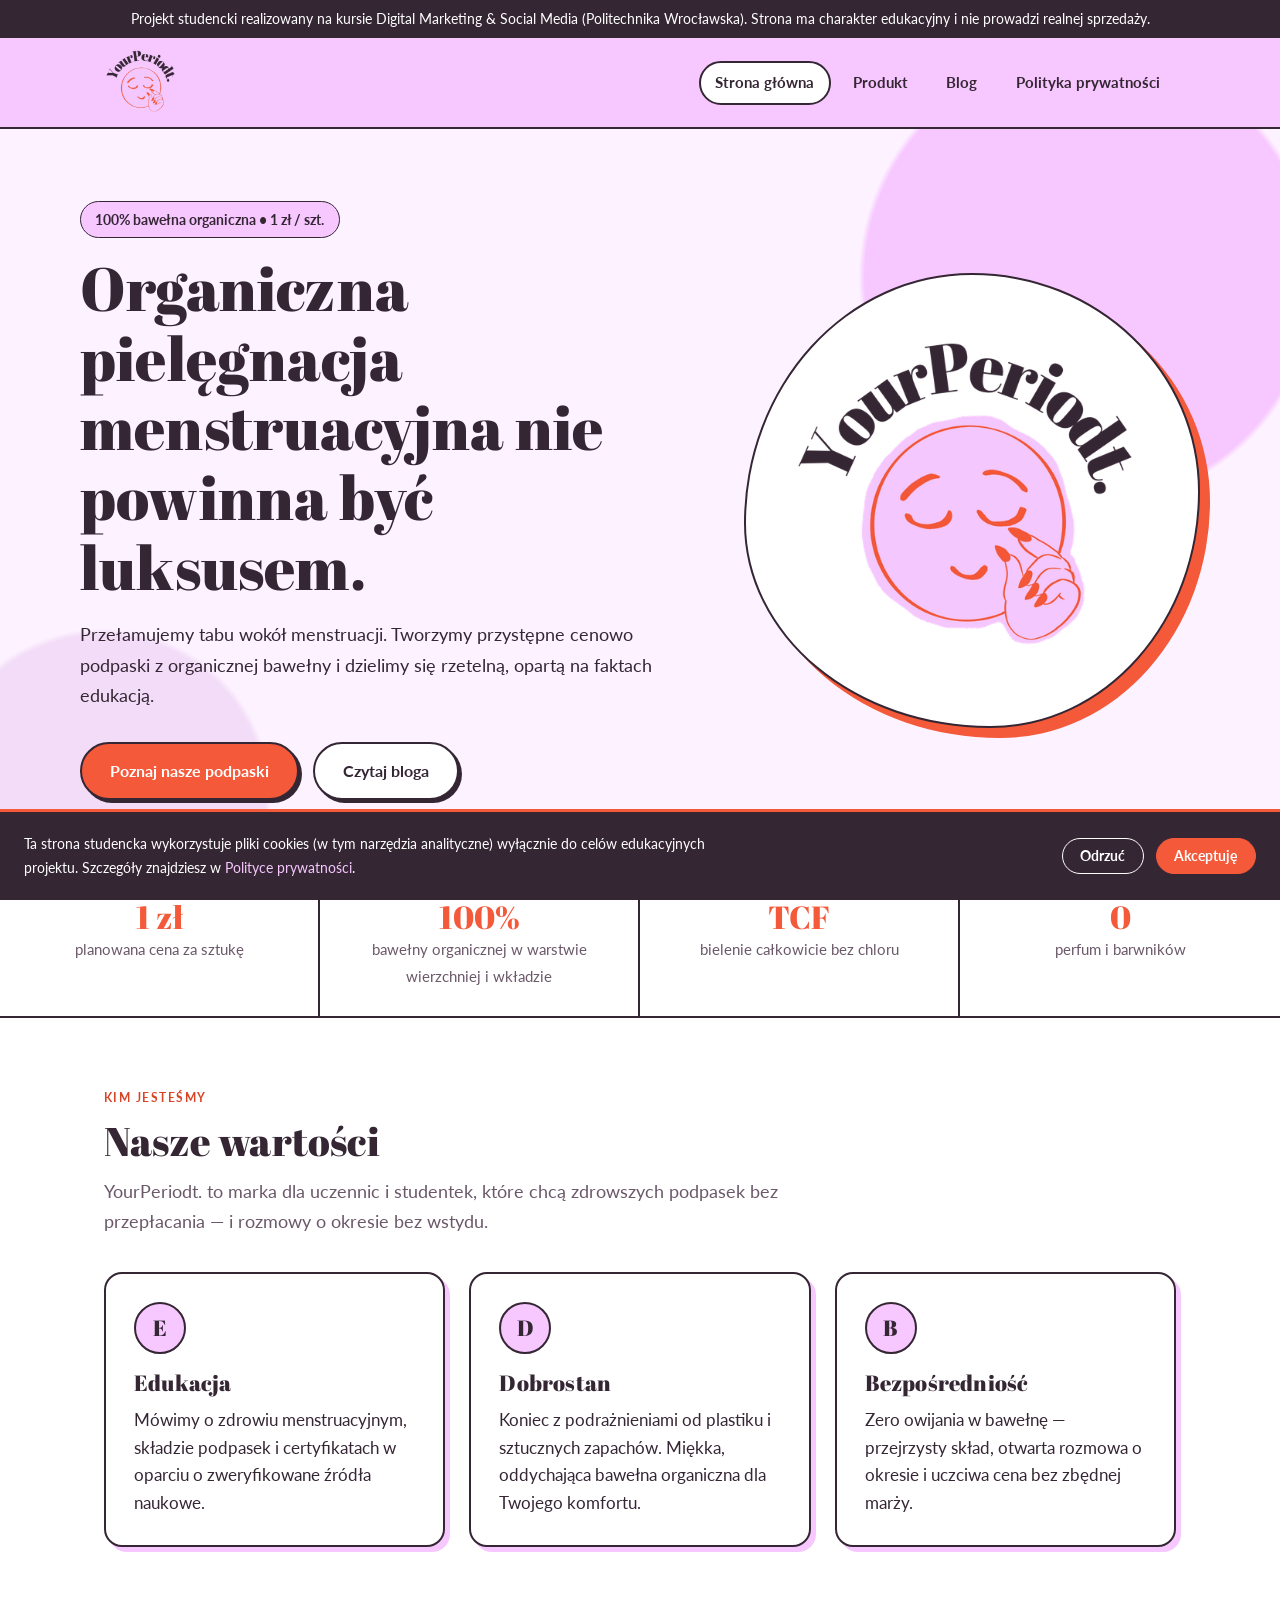
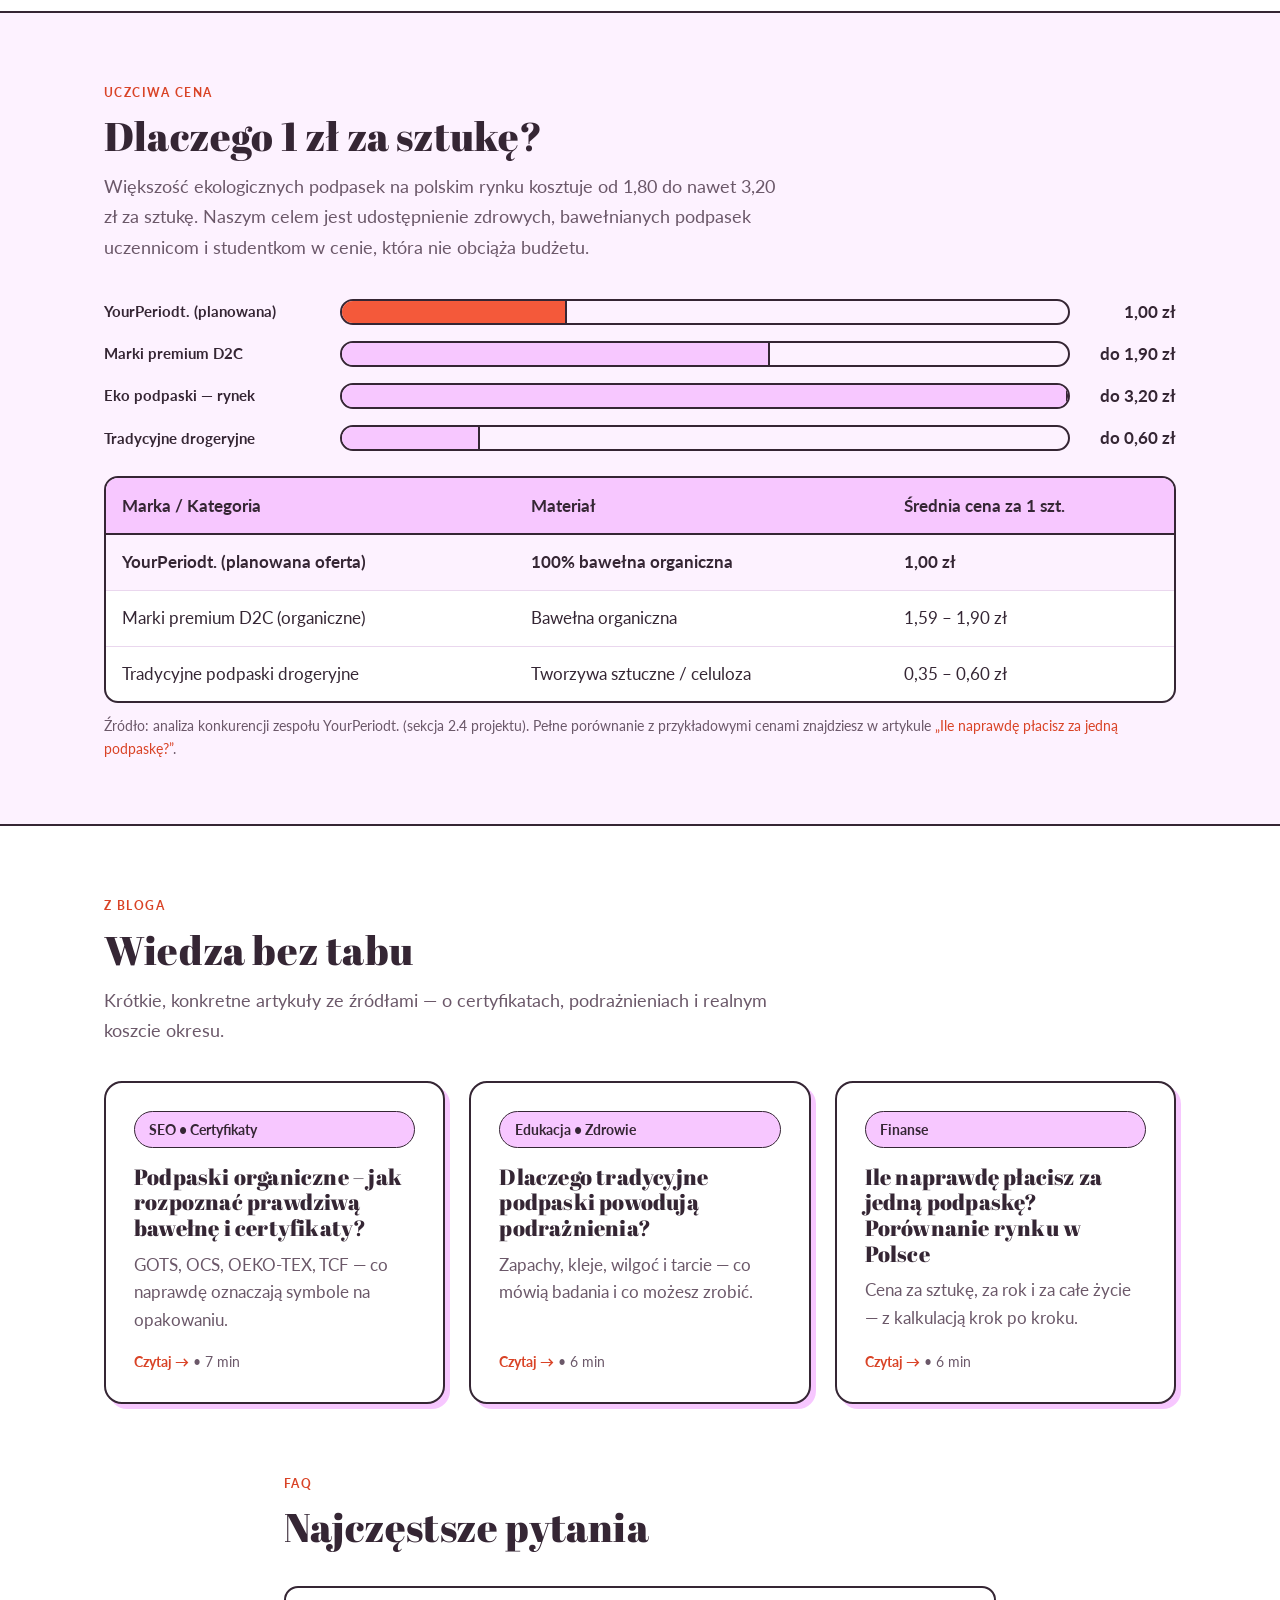
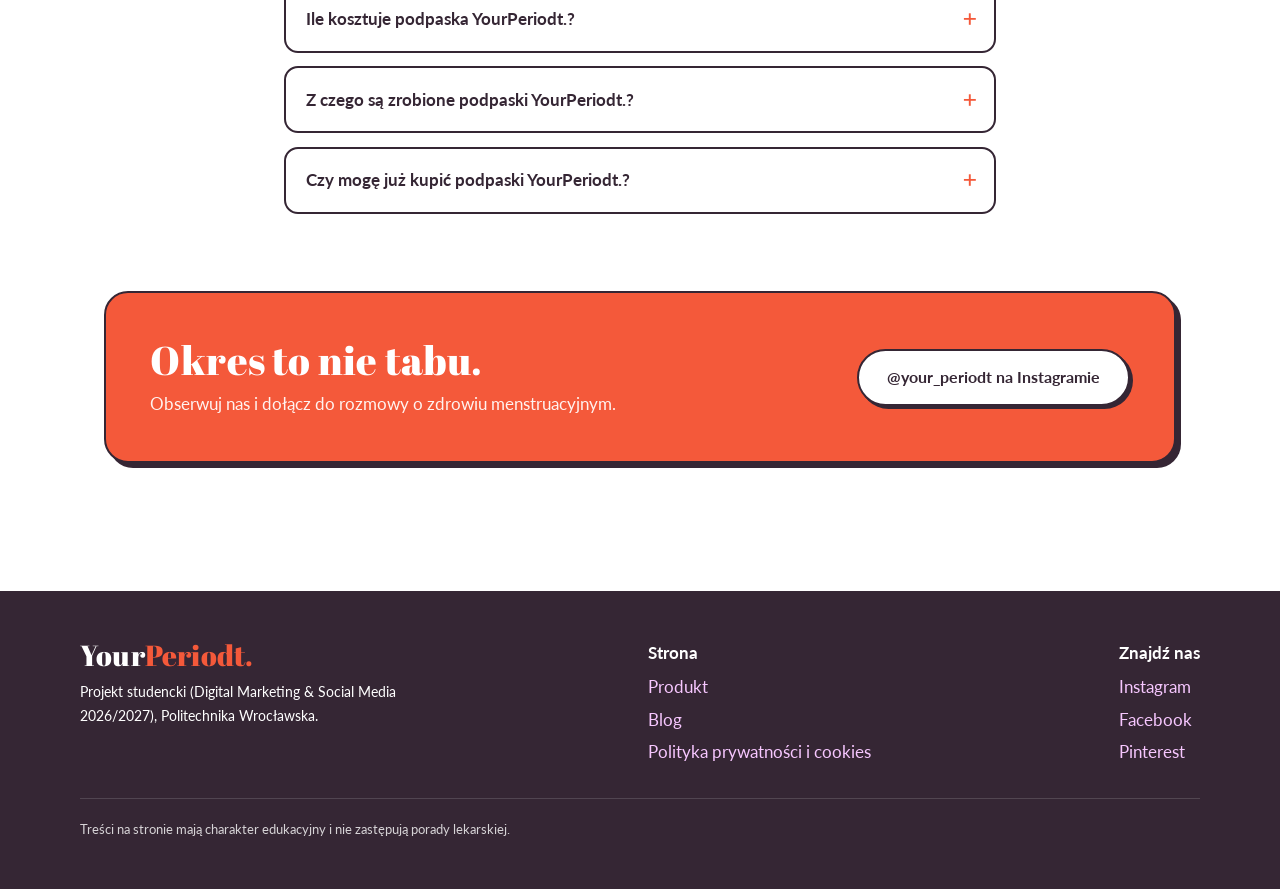
<file: index.html>
<!DOCTYPE html>
<html lang="pl">
<head>
  <meta charset="UTF-8" />
  <meta name="viewport" content="width=device-width, initial-scale=1.0" />
  <!-- PRESENTATION NOTE: SEO title and meta description target our top Polish keywords from Section 4. -->
  <title>YourPeriodt. | Podpaski organiczne ze 100% bawełny za 1 zł</title>
  <meta name="description" content="Organiczna pielęgnacja menstruacyjna nie powinna być luksusem. Podpaski ze 100% bawełny organicznej, bielone bez chloru (TCF), w planowanej cenie 1 zł/szt. Edukacja menstruacyjna bez tabu." />
  <link rel="canonical" href="https://kacper945.github.io/yourperiodt./" />
  <meta name="robots" content="index, follow, max-snippet:-1, max-image-preview:large" />

  <!-- PRESENTATION NOTE: Open Graph tags control how the page looks when shared on Facebook/Instagram/Pinterest. -->
  <meta property="og:type" content="website" />
  <meta property="og:locale" content="pl_PL" />
  <meta property="og:site_name" content="YourPeriodt." />
  <meta property="og:title" content="YourPeriodt. — podpaski organiczne ze 100% bawełny za 1 zł" />
  <meta property="og:description" content="Przystępne cenowo podpaski z bawełny organicznej i rzetelna edukacja menstruacyjna bez tabu." />
  <meta property="og:url" content="https://kacper945.github.io/yourperiodt./" />
  <meta property="og:image" content="https://kacper945.github.io/yourperiodt./logo.png" />
  <meta name="theme-color" content="#f7c7ff" />
  <link rel="icon" type="image/png" href="logo.png" />
  <link rel="alternate" type="text/plain" href="llms.txt" title="LLM-friendly site summary" />

  <link rel="preconnect" href="https://fonts.googleapis.com" />
  <link rel="preconnect" href="https://fonts.gstatic.com" crossorigin />
  <link href="https://fonts.googleapis.com/css2?family=Abril+Fatface&family=Lato:wght@400;700&display=swap" rel="stylesheet" />
  <link rel="stylesheet" href="styles.css" />

  <!-- PRESENTATION NOTE: Structured data (JSON-LD) tells search engines and AI assistants
       exactly who we are (Organization), what the site is (WebSite) and answers to common
       questions (FAQPage). No Product/Offer markup on purpose: there are no real sales. -->
  <script type="application/ld+json">
  {
    "@context": "https://schema.org",
    "@graph": [
      {
        "@type": "Organization",
        "@id": "https://kacper945.github.io/yourperiodt./#org",
        "name": "YourPeriodt.",
        "url": "https://kacper945.github.io/yourperiodt./",
        "logo": "https://kacper945.github.io/yourperiodt./logo.png",
        "description": "Studencka koncepcja marki podpasek ze 100% bawełny organicznej w planowanej cenie 1 zł/szt., realizowana na kursie Digital Marketing & Social Media (Politechnika Wrocławska, 2026/2027).",
        "sameAs": [
          "https://www.instagram.com/your_periodt/",
          "https://www.facebook.com/people/YourPeriodt/61596752787136/",
          "https://pl.pinterest.com/your_periodt/"
        ]
      },
      {
        "@type": "WebSite",
        "@id": "https://kacper945.github.io/yourperiodt./#website",
        "url": "https://kacper945.github.io/yourperiodt./",
        "name": "YourPeriodt.",
        "inLanguage": "pl-PL",
        "publisher": { "@id": "https://kacper945.github.io/yourperiodt./#org" }
      },
      {
        "@type": "FAQPage",
        "mainEntity": [
          {
            "@type": "Question",
            "name": "Ile kosztuje podpaska YourPeriodt.?",
            "acceptedAnswer": { "@type": "Answer", "text": "Planowana cena to 1,00 zł za sztukę (opakowanie 10 szt. = 10 zł). Ekologiczne podpaski na polskim rynku kosztują zwykle od ok. 1,20 do ponad 3 zł za sztukę." }
          },
          {
            "@type": "Question",
            "name": "Z czego są zrobione podpaski YourPeriodt.?",
            "acceptedAnswer": { "@type": "Answer", "text": "Warstwa wierzchnia i wkład są ze 100% bawełny organicznej bielonej metodą TCF (całkowicie bez chloru), bez perfum i barwników." }
          },
          {
            "@type": "Question",
            "name": "Czy mogę już kupić podpaski YourPeriodt.?",
            "acceptedAnswer": { "@type": "Answer", "text": "Nie. YourPeriodt. to studencki projekt marketingowy Politechniki Wrocławskiej. Strona ma charakter edukacyjny i nie prowadzi realnej sprzedaży." }
          }
        ]
      }
    ]
  }
  </script>
</head>
<body>
  <a href="#main" class="skip-link">Przejdź do treści</a>

  <!-- PRESENTATION NOTE: Mandatory student-project disclosure visible on every page. -->
  <div class="student-banner">
    Projekt studencki realizowany na kursie Digital Marketing &amp; Social Media (Politechnika Wrocławska). Strona ma charakter edukacyjny i nie prowadzi realnej sprzedaży.
  </div>

  <header>
    <div class="nav-container">
      <a href="index.html" class="brand-logo-img" aria-label="YourPeriodt. — strona główna">
        <img src="logo.png" alt="YourPeriodt. Logo" width="500" height="500" />
      </a>
      <nav aria-label="Menu główne">
        <ul>
          <li><a href="index.html" class="active" aria-current="page">Strona główna</a></li>
          <li><a href="product.html">Produkt</a></li>
          <li><a href="blog.html">Blog</a></li>
          <li><a href="privacy.html">Polityka prywatności</a></li>
        </ul>
      </nav>
    </div>
  </header>

  <main id="main">
    <!-- PRESENTATION NOTE: Hero = core message + brand mission, two clear calls to action. -->
    <section class="hero">
      <div class="hero-split">
        <div>
          <span class="price-badge">100% bawełna organiczna • 1 zł / szt.</span>
          <h1>Organiczna pielęgnacja menstruacyjna nie powinna być luksusem.</h1>
          <p>
            Przełamujemy tabu wokół menstruacji. Tworzymy przystępne cenowo podpaski z organicznej bawełny i dzielimy się rzetelną, opartą na faktach edukacją.
          </p>
          <div class="hero-actions">
            <a href="product.html" class="btn">Poznaj nasze podpaski</a>
            <a href="blog.html" class="btn btn-secondary">Czytaj bloga</a>
          </div>
        </div>
        <div class="hero-art">
          <img src="logo.png" alt="" width="500" height="500" />
        </div>
      </div>
    </section>

    <!-- PRESENTATION NOTE: Proof-point strip — the four facts we want people (and AI summaries) to remember. -->
    <section class="stats" aria-label="Najważniejsze fakty">
      <div class="stat"><strong>1 zł</strong><span>planowana cena za sztukę</span></div>
      <div class="stat"><strong>100%</strong><span>bawełny organicznej w warstwie wierzchniej i wkładzie</span></div>
      <div class="stat"><strong>TCF</strong><span>bielenie całkowicie bez chloru</span></div>
      <div class="stat"><strong>0</strong><span>perfum i barwników</span></div>
    </section>

    <!-- PRESENTATION NOTE: Three brand values from Section 1 (Education, Well-being, Directness). -->
    <section class="container">
      <div class="section-head">
        <span class="eyebrow">Kim jesteśmy</span>
        <h2>Nasze wartości</h2>
        <p class="lead">YourPeriodt. to marka dla uczennic i studentek, które chcą zdrowszych podpasek bez przepłacania — i rozmowy o okresie bez wstydu.</p>
      </div>
      <div class="grid-3">
        <div class="card">
          <div class="card-icon" aria-hidden="true">E</div>
          <h3>Edukacja</h3>
          <p>Mówimy o zdrowiu menstruacyjnym, składzie podpasek i certyfikatach w oparciu o zweryfikowane źródła naukowe.</p>
        </div>
        <div class="card">
          <div class="card-icon" aria-hidden="true">D</div>
          <h3>Dobrostan</h3>
          <p>Koniec z podrażnieniami od plastiku i sztucznych zapachów. Miękka, oddychająca bawełna organiczna dla Twojego komfortu.</p>
        </div>
        <div class="card">
          <div class="card-icon" aria-hidden="true">B</div>
          <h3>Bezpośredniość</h3>
          <p>Zero owijania w bawełnę — przejrzysty skład, otwarta rozmowa o okresie i uczciwa cena bez zbędnej marży.</p>
        </div>
      </div>
    </section>

    <!-- PRESENTATION NOTE: Value proposition comparison based on competitor research in Section 2.4.
         Visual bars make the price gap obvious in 2 seconds; the table keeps exact numbers machine-readable. -->
    <section class="section-alt">
      <div class="container">
        <div class="section-head">
          <span class="eyebrow">Uczciwa cena</span>
          <h2>Dlaczego 1 zł za sztukę?</h2>
          <p class="lead">
            Większość ekologicznych podpasek na polskim rynku kosztuje od 1,80 do nawet 3,20 zł za sztukę. Naszym celem jest udostępnienie zdrowych, bawełnianych podpasek uczennicom i studentkom w cenie, która nie obciąża budżetu.
          </p>
        </div>

        <div class="price-bars" role="img" aria-label="Porównanie cen za sztukę: YourPeriodt. 1,00 zł; marki premium D2C do 1,90 zł; ekologiczne podpaski w drogeriach do 3,20 zł; tradycyjne podpaski do 0,60 zł.">
          <div class="bar-row"><span class="bar-label">YourPeriodt. (planowana)</span><div class="bar-track"><div class="bar-fill ours" style="width:31%"></div></div><span class="bar-val">1,00 zł</span></div>
          <div class="bar-row"><span class="bar-label">Marki premium D2C</span><div class="bar-track"><div class="bar-fill" style="width:59%"></div></div><span class="bar-val">do 1,90 zł</span></div>
          <div class="bar-row"><span class="bar-label">Eko podpaski — rynek</span><div class="bar-track"><div class="bar-fill" style="width:100%"></div></div><span class="bar-val">do 3,20 zł</span></div>
          <div class="bar-row"><span class="bar-label">Tradycyjne drogeryjne</span><div class="bar-track"><div class="bar-fill" style="width:19%"></div></div><span class="bar-val">do 0,60 zł</span></div>
        </div>

        <div class="table-wrap">
          <table class="comparison-table">
            <caption class="sr-only" style="position:absolute;left:-9999px">Porównanie materiału i ceny podpasek w Polsce</caption>
            <thead>
              <tr>
                <th scope="col">Marka / Kategoria</th>
                <th scope="col">Materiał</th>
                <th scope="col">Średnia cena za 1 szt.</th>
              </tr>
            </thead>
            <tbody>
              <tr class="highlight-row">
                <td>YourPeriodt. (planowana oferta)</td>
                <td>100% bawełna organiczna</td>
                <td>1,00 zł</td>
              </tr>
              <tr>
                <td>Marki premium D2C (organiczne)</td>
                <td>Bawełna organiczna</td>
                <td>1,59 – 1,90 zł</td>
              </tr>
              <tr>
                <td>Tradycyjne podpaski drogeryjne</td>
                <td>Tworzywa sztuczne / celuloza</td>
                <td>0,35 – 0,60 zł</td>
              </tr>
            </tbody>
          </table>
        </div>
        <p class="table-note">Źródło: analiza konkurencji zespołu YourPeriodt. (sekcja 2.4 projektu). Pełne porównanie z przykładowymi cenami znajdziesz w artykule <a href="ile-kosztuje-podpaska.html">„Ile naprawdę płacisz za jedną podpaskę?”</a>.</p>
      </div>
    </section>

    <!-- PRESENTATION NOTE: Blog teaser = internal links from the homepage to our content hub (SEO + AI discovery). -->
    <section class="container">
      <div class="section-head">
        <span class="eyebrow">Z bloga</span>
        <h2>Wiedza bez tabu</h2>
        <p class="lead">Krótkie, konkretne artykuły ze źródłami — o certyfikatach, podrażnieniach i realnym koszcie okresu.</p>
      </div>
      <div class="grid-3">
        <article class="card post-card">
          <span class="price-badge">SEO • Certyfikaty</span>
          <h3><a class="stretched" href="podpaski-organiczne-certyfikaty.html">Podpaski organiczne – jak rozpoznać prawdziwą bawełnę i certyfikaty?</a></h3>
          <p>GOTS, OCS, OEKO-TEX, TCF — co naprawdę oznaczają symbole na opakowaniu.</p>
          <span class="meta"><span class="read">Czytaj →</span> • 7 min</span>
        </article>
        <article class="card post-card">
          <span class="price-badge">Edukacja • Zdrowie</span>
          <h3><a class="stretched" href="dlaczego-podpaski-podrazniaja.html">Dlaczego tradycyjne podpaski powodują podrażnienia?</a></h3>
          <p>Zapachy, kleje, wilgoć i tarcie — co mówią badania i co możesz zrobić.</p>
          <span class="meta"><span class="read">Czytaj →</span> • 6 min</span>
        </article>
        <article class="card post-card">
          <span class="price-badge">Finanse</span>
          <h3><a class="stretched" href="ile-kosztuje-podpaska.html">Ile naprawdę płacisz za jedną podpaskę? Porównanie rynku w Polsce</a></h3>
          <p>Cena za sztukę, za rok i za całe życie — z kalkulacją krok po kroku.</p>
          <span class="meta"><span class="read">Czytaj →</span> • 6 min</span>
        </article>
      </div>
    </section>

    <!-- PRESENTATION NOTE: On-page FAQ mirrors the FAQPage JSON-LD in <head>. -->
    <section class="container narrow faq" style="padding-top:0">
      <div class="section-head">
        <span class="eyebrow">FAQ</span>
        <h2>Najczęstsze pytania</h2>
      </div>
      <details>
        <summary>Ile kosztuje podpaska YourPeriodt.?</summary>
        <div class="answer"><p>Planowana cena to <strong>1,00 zł za sztukę</strong> (opakowanie 10 szt. = 10 zł). Ekologiczne podpaski na polskim rynku kosztują zwykle od ok. 1,20 do ponad 3 zł za sztukę.</p></div>
      </details>
      <details>
        <summary>Z czego są zrobione podpaski YourPeriodt.?</summary>
        <div class="answer"><p>Warstwa wierzchnia i wkład są ze 100% bawełny organicznej bielonej metodą TCF (całkowicie bez chloru), bez perfum i barwników. Szczegóły na stronie <a href="product.html">Produkt</a>.</p></div>
      </details>
      <details>
        <summary>Czy mogę już kupić podpaski YourPeriodt.?</summary>
        <div class="answer"><p>Nie. YourPeriodt. to studencki projekt marketingowy Politechniki Wrocławskiej. Strona ma charakter edukacyjny i nie prowadzi realnej sprzedaży.</p></div>
      </details>
    </section>

    <section class="container" style="padding-top:0">
      <div class="cta-band">
        <div>
          <h2>Okres to nie tabu.</h2>
          <p>Obserwuj nas i dołącz do rozmowy o zdrowiu menstruacyjnym.</p>
        </div>
        <a href="https://www.instagram.com/your_periodt/" class="btn" target="_blank" rel="noopener">@your_periodt na Instagramie</a>
      </div>
    </section>
  </main>

  <footer>
    <div class="footer-inner">
      <div>
        <div class="brand-logo" style="color: #ffffff;">Your<span>Periodt.</span></div>
        <p style="margin-top: 0.5rem; font-size: 0.9rem; max-width: 320px;">Projekt studencki (Digital Marketing &amp; Social Media 2026/2027), Politechnika Wrocławska.</p>
      </div>
      <div>
        <strong>Strona</strong>
        <ul style="margin-top:0.4rem">
          <li><a href="product.html">Produkt</a></li>
          <li><a href="blog.html">Blog</a></li>
          <li><a href="privacy.html">Polityka prywatności i cookies</a></li>
        </ul>
      </div>
      <div>
        <strong>Znajdź nas</strong>
        <ul style="margin-top:0.4rem">
          <li><a href="https://www.instagram.com/your_periodt/" target="_blank" rel="noopener">Instagram</a></li>
          <li><a href="https://www.facebook.com/people/YourPeriodt/61596752787136/" target="_blank" rel="noopener">Facebook</a></li>
          <li><a href="https://pl.pinterest.com/your_periodt/" target="_blank" rel="noopener">Pinterest</a></li>
        </ul>
      </div>
    </div>
    <p class="footer-small">Treści na stronie mają charakter edukacyjny i nie zastępują porady lekarskiej.</p>
  </footer>

  <!-- PRESENTATION NOTE: GDPR cookie consent banner (screenshot this for Section 8 evidence). -->
  <div id="cookie-banner" class="cookie-banner" role="dialog" aria-label="Informacja o plikach cookies">
    <p>
      Ta strona studencka wykorzystuje pliki cookies (w tym narzędzia analityczne) wyłącznie do celów edukacyjnych projektu. Szczegóły znajdziesz w <a href="privacy.html">Polityce prywatności</a>.
    </p>
    <div class="cookie-actions">
      <button id="cookie-decline" class="cookie-btn cookie-decline">Odrzuć</button>
      <button id="cookie-accept" class="cookie-btn cookie-accept">Akceptuję</button>
    </div>
  </div>

  <script src="script.js"></script>
</body>
</html>
</file>
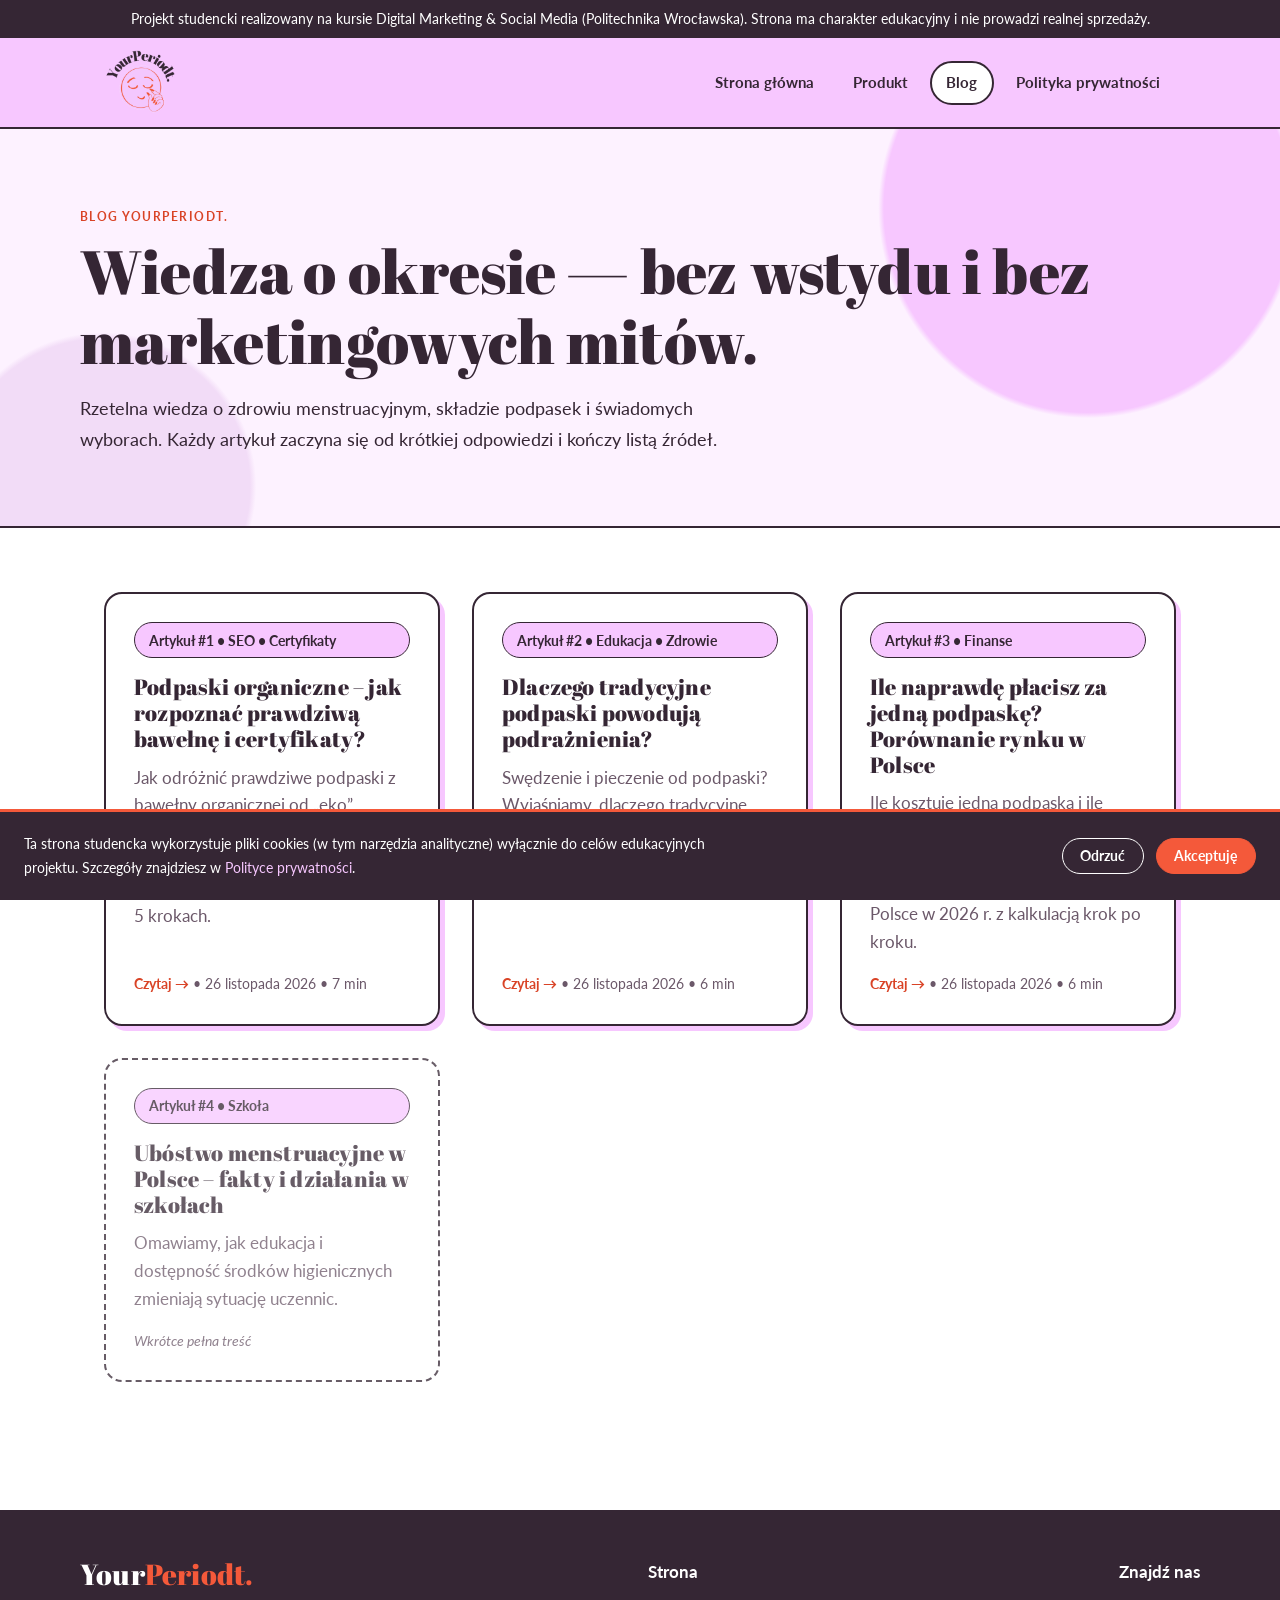
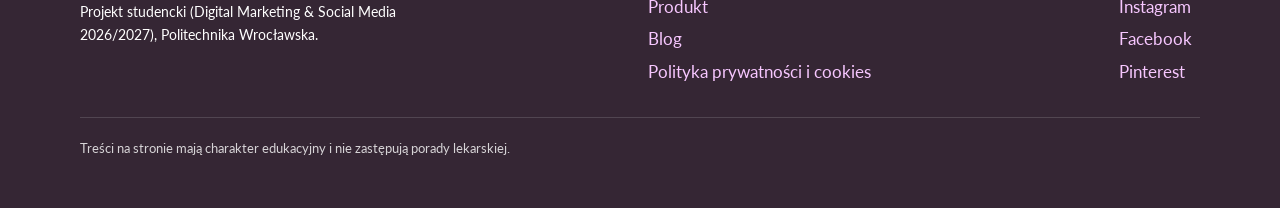
<file: blog.html>
<!DOCTYPE html>
<html lang="pl">
<head>
  <meta charset="UTF-8" />
  <meta name="viewport" content="width=device-width, initial-scale=1.0" />
  <!-- PRESENTATION NOTE: Blog hub for the team articles (Section 7.2). Each card links to a full, AI-optimised article. -->
  <title>Blog edukacyjny | YourPeriodt.</title>
  <meta name="description" content="Edukacja menstruacyjna bez tabu. Jak rozpoznać prawdziwe podpaski organiczne, dlaczego podpaski podrażniają skórę i ile naprawdę kosztuje okres w Polsce." />
  <link rel="canonical" href="https://kacper945.github.io/yourperiodt./blog.html" />
  <meta name="robots" content="index, follow, max-snippet:-1" />
  <meta property="og:type" content="website" />
  <meta property="og:locale" content="pl_PL" />
  <meta property="og:title" content="Blog edukacyjny YourPeriodt." />
  <meta property="og:description" content="Edukacja menstruacyjna bez tabu — ze źródłami." />
  <meta property="og:url" content="https://kacper945.github.io/yourperiodt./blog.html" />
  <meta property="og:image" content="https://kacper945.github.io/yourperiodt./logo.png" />
  <meta name="theme-color" content="#f7c7ff" />
  <link rel="icon" type="image/png" href="logo.png" />
  <link rel="alternate" type="text/plain" href="llms.txt" title="LLM-friendly site summary" />
  <link rel="preconnect" href="https://fonts.googleapis.com" />
  <link rel="preconnect" href="https://fonts.gstatic.com" crossorigin />
  <link href="https://fonts.googleapis.com/css2?family=Abril+Fatface&family=Lato:wght@400;700&display=swap" rel="stylesheet" />
  <link rel="stylesheet" href="styles.css" />

  <script type="application/ld+json">
{
  "@context": "https://schema.org",
  "@graph": [
    {
      "@type": "Blog",
      "@id": "https://kacper945.github.io/yourperiodt./blog.html#blog",
      "name": "Blog edukacyjny YourPeriodt.",
      "url": "https://kacper945.github.io/yourperiodt./blog.html",
      "inLanguage": "pl-PL",
      "publisher": {
        "@type": "Organization",
        "name": "YourPeriodt.",
        "url": "https://kacper945.github.io/yourperiodt./"
      },
      "blogPost": [
        {
          "@type": "BlogPosting",
          "headline": "Podpaski organiczne – jak rozpoznać prawdziwą bawełnę i certyfikaty?",
          "url": "https://kacper945.github.io/yourperiodt./podpaski-organiczne-certyfikaty.html",
          "datePublished": "2026-11-26"
        },
        {
          "@type": "BlogPosting",
          "headline": "Dlaczego tradycyjne podpaski powodują podrażnienia?",
          "url": "https://kacper945.github.io/yourperiodt./dlaczego-podpaski-podrazniaja.html",
          "datePublished": "2026-11-26"
        },
        {
          "@type": "BlogPosting",
          "headline": "Ile naprawdę płacisz za jedną podpaskę? Porównanie rynku w Polsce",
          "url": "https://kacper945.github.io/yourperiodt./ile-kosztuje-podpaska.html",
          "datePublished": "2026-11-26"
        }
      ]
    },
    {
      "@type": "BreadcrumbList",
      "itemListElement": [
        {
          "@type": "ListItem",
          "position": 1,
          "name": "Strona główna",
          "item": "https://kacper945.github.io/yourperiodt./"
        },
        {
          "@type": "ListItem",
          "position": 2,
          "name": "Blog",
          "item": "https://kacper945.github.io/yourperiodt./blog.html"
        }
      ]
    }
  ]
}
  </script>
</head>
<body>
  <a href="#main" class="skip-link">Przejdź do treści</a>

  <!-- PRESENTATION NOTE: Mandatory student-project disclosure visible on every page. -->
  <div class="student-banner">
    Projekt studencki realizowany na kursie Digital Marketing &amp; Social Media (Politechnika Wrocławska). Strona ma charakter edukacyjny i nie prowadzi realnej sprzedaży.
  </div>

  <header>
    <div class="nav-container">
      <a href="index.html" class="brand-logo-img" aria-label="YourPeriodt. — strona główna">
        <img src="logo.png" alt="YourPeriodt. Logo" width="500" height="500" />
      </a>
      <nav aria-label="Menu główne">
        <ul>
          <li><a href="index.html">Strona główna</a></li>
          <li><a href="product.html">Produkt</a></li>
          <li><a href="blog.html" class="active" aria-current="page">Blog</a></li>
          <li><a href="privacy.html">Polityka prywatności</a></li>
        </ul>
      </nav>
    </div>
  </header>

  <main id="main">
    <section class="hero" style="text-align:left">
      <div style="max-width:var(--max);margin:0 auto">
        <span class="eyebrow">Blog YourPeriodt.</span>
        <h1>Wiedza o okresie — bez wstydu i bez marketingowych mitów.</h1>
        <p style="margin:0;max-width:680px">Rzetelna wiedza o zdrowiu menstruacyjnym, składzie podpasek i świadomych wyborach. Każdy artykuł zaczyna się od krótkiej odpowiedzi i kończy listą źródeł.</p>
      </div>
    </section>

    <section class="container">
      <!-- PRESENTATION NOTE: 4 slots correspond to the 4 team members (1 post each). Posts 1–3 are published. -->
      <div class="grid-2" style="margin-top:0">
      <article class="card post-card">
        <span class="price-badge">Artykuł #1 • SEO • Certyfikaty</span>
        <h2 style="font-size:1.4rem"><a class="stretched" href="podpaski-organiczne-certyfikaty.html" style="color:inherit">Podpaski organiczne – jak rozpoznać prawdziwą bawełnę i certyfikaty?</a></h2>
        <p>Jak odróżnić prawdziwe podpaski z bawełny organicznej od „eko” marketingu? Wyjaśniamy GOTS, OCS, OEKO-TEX Standard 100 oraz bielenie TCF i ECF. Lista kontrolna w 5 krokach.</p>
        <span class="meta"><span class="read">Czytaj →</span> • <time datetime="2026-11-26">26 listopada 2026</time> • 7 min</span>
      </article>
      <article class="card post-card">
        <span class="price-badge">Artykuł #2 • Edukacja • Zdrowie</span>
        <h2 style="font-size:1.4rem"><a class="stretched" href="dlaczego-podpaski-podrazniaja.html" style="color:inherit">Dlaczego tradycyjne podpaski powodują podrażnienia?</a></h2>
        <p>Swędzenie i pieczenie od podpaski? Wyjaśniamy, dlaczego tradycyjne podpaski mogą podrażniać skórę (wilgoć, tarcie, zapachy, kleje), co mówią badania i kiedy iść do lekarza.</p>
        <span class="meta"><span class="read">Czytaj →</span> • <time datetime="2026-11-26">26 listopada 2026</time> • 6 min</span>
      </article>
      <article class="card post-card">
        <span class="price-badge">Artykuł #3 • Finanse</span>
        <h2 style="font-size:1.4rem"><a class="stretched" href="ile-kosztuje-podpaska.html" style="color:inherit">Ile naprawdę płacisz za jedną podpaskę? Porównanie rynku w Polsce</a></h2>
        <p>Ile kosztuje jedna podpaska i ile wydajesz na okres rocznie? Porównanie cen podpasek tradycyjnych i ekologicznych w Polsce w 2026 r. z kalkulacją krok po kroku.</p>
        <span class="meta"><span class="read">Czytaj →</span> • <time datetime="2026-11-26">26 listopada 2026</time> • 6 min</span>
      </article>
      <article class="card post-card soon">
        <span class="price-badge">Artykuł #4 • Szkoła</span>
        <h2 style="font-size:1.4rem">Ubóstwo menstruacyjne w Polsce – fakty i działania w szkołach</h2>
        <p>Omawiamy, jak edukacja i dostępność środków higienicznych zmieniają sytuację uczennic.</p>
        <span class="meta"><em>Wkrótce pełna treść</em></span>
      </article>
      </div>
    </section>
  </main>

  <footer>
    <div class="footer-inner">
      <div>
        <div class="brand-logo" style="color: #ffffff;">Your<span>Periodt.</span></div>
        <p style="margin-top: 0.5rem; font-size: 0.9rem; max-width: 320px;">Projekt studencki (Digital Marketing &amp; Social Media 2026/2027), Politechnika Wrocławska.</p>
      </div>
      <div>
        <strong>Strona</strong>
        <ul style="margin-top:0.4rem">
          <li><a href="product.html">Produkt</a></li>
          <li><a href="blog.html">Blog</a></li>
          <li><a href="privacy.html">Polityka prywatności i cookies</a></li>
        </ul>
      </div>
      <div>
        <strong>Znajdź nas</strong>
        <ul style="margin-top:0.4rem">
          <li><a href="https://www.instagram.com/your_periodt/" target="_blank" rel="noopener">Instagram</a></li>
          <li><a href="https://www.facebook.com/people/YourPeriodt/61596752787136/" target="_blank" rel="noopener">Facebook</a></li>
          <li><a href="https://pl.pinterest.com/your_periodt/" target="_blank" rel="noopener">Pinterest</a></li>
        </ul>
      </div>
    </div>
    <p class="footer-small">Treści na stronie mają charakter edukacyjny i nie zastępują porady lekarskiej.</p>
  </footer>

  <!-- PRESENTATION NOTE: GDPR cookie consent banner. -->
  <div id="cookie-banner" class="cookie-banner" role="dialog" aria-label="Informacja o plikach cookies">
    <p>
      Ta strona studencka wykorzystuje pliki cookies (w tym narzędzia analityczne) wyłącznie do celów edukacyjnych projektu. Szczegóły znajdziesz w <a href="privacy.html">Polityce prywatności</a>.
    </p>
    <div class="cookie-actions">
      <button id="cookie-decline" class="cookie-btn cookie-decline">Odrzuć</button>
      <button id="cookie-accept" class="cookie-btn cookie-accept">Akceptuję</button>
    </div>
  </div>

  <script src="script.js"></script>
</body>
</html>
</file>
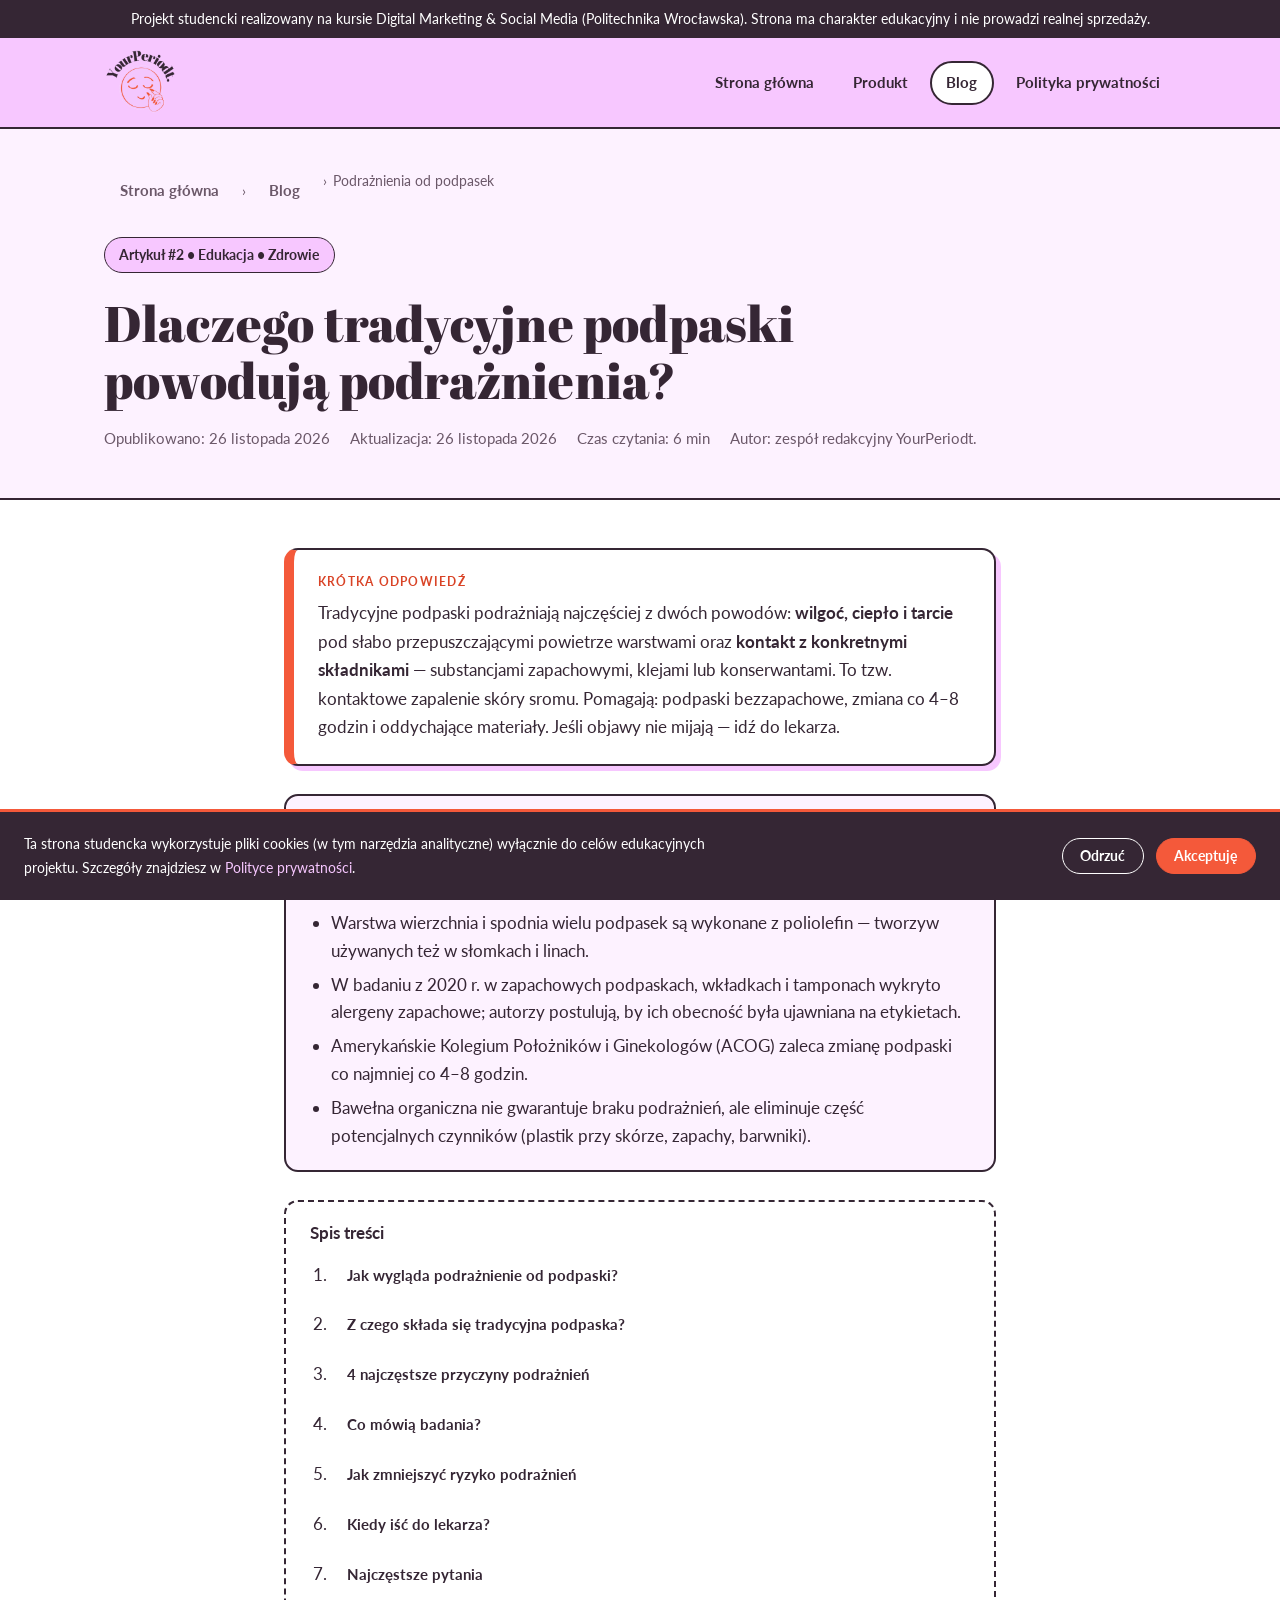
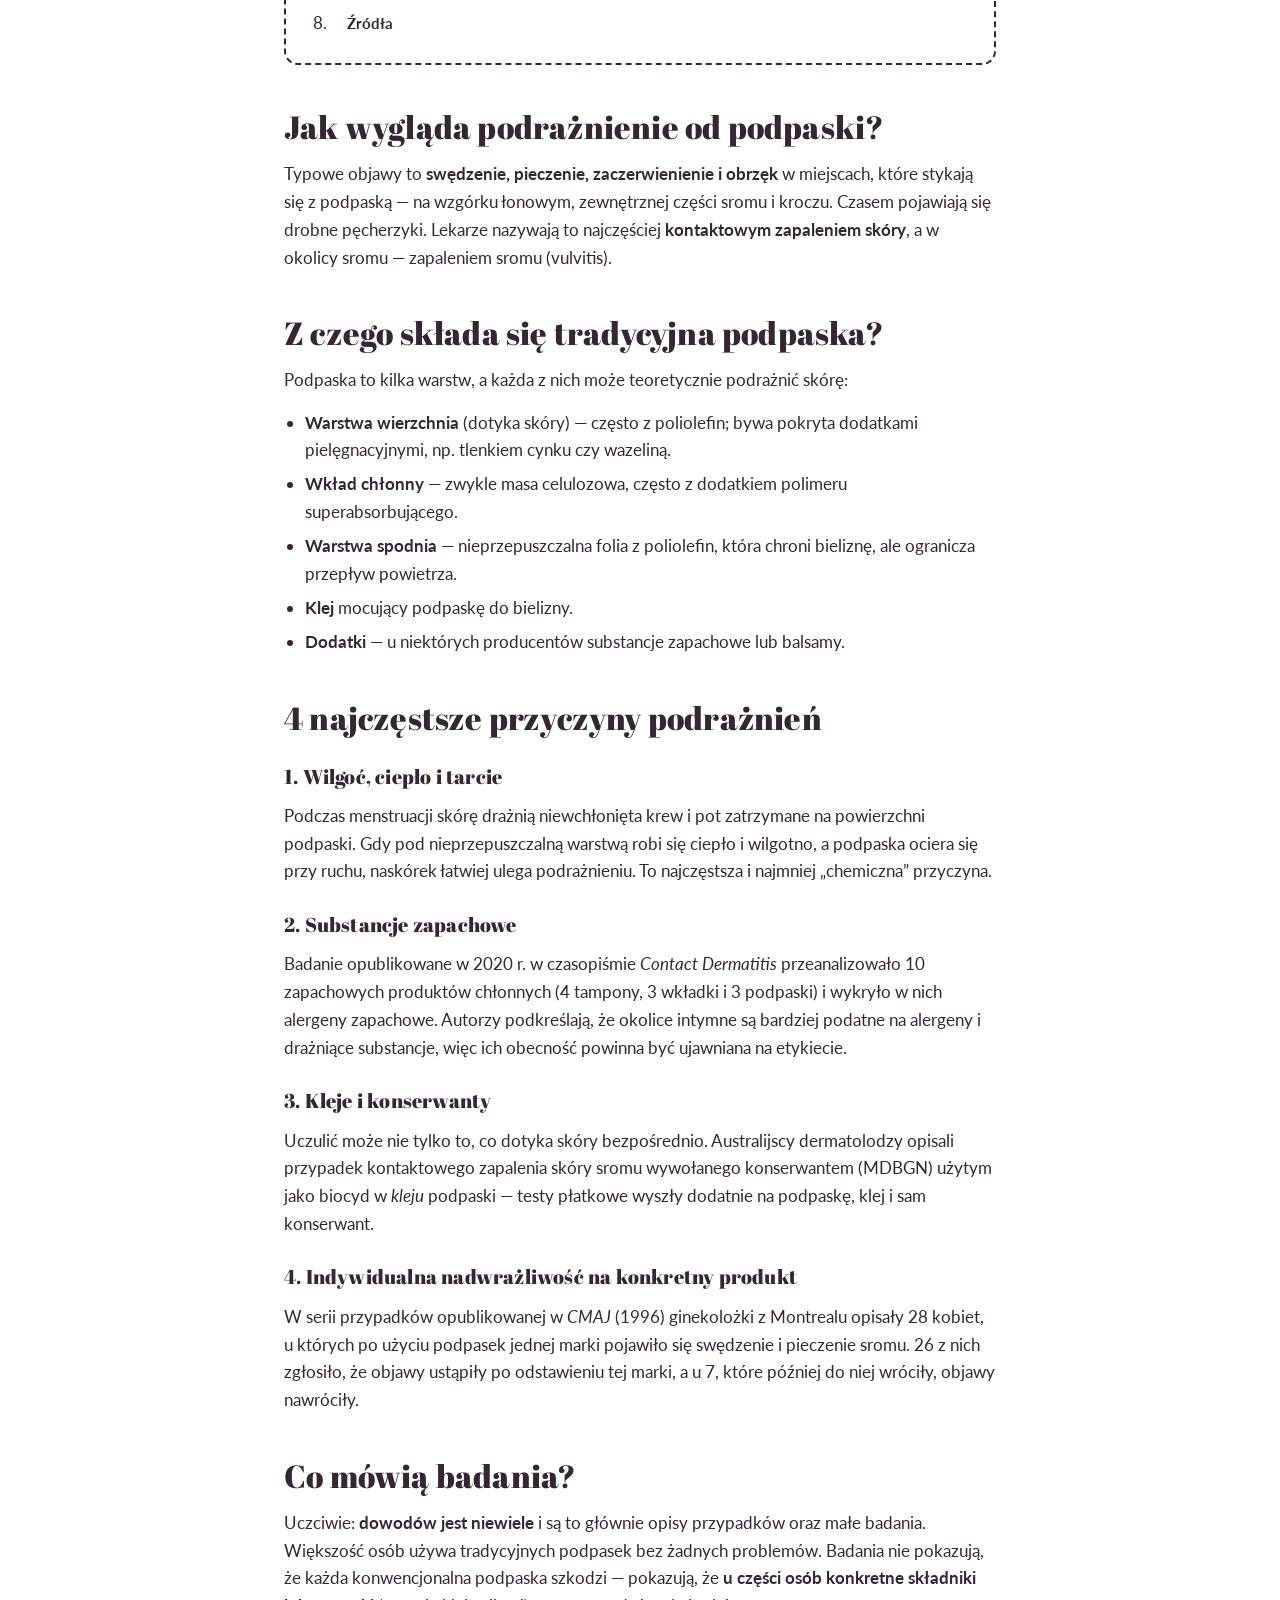
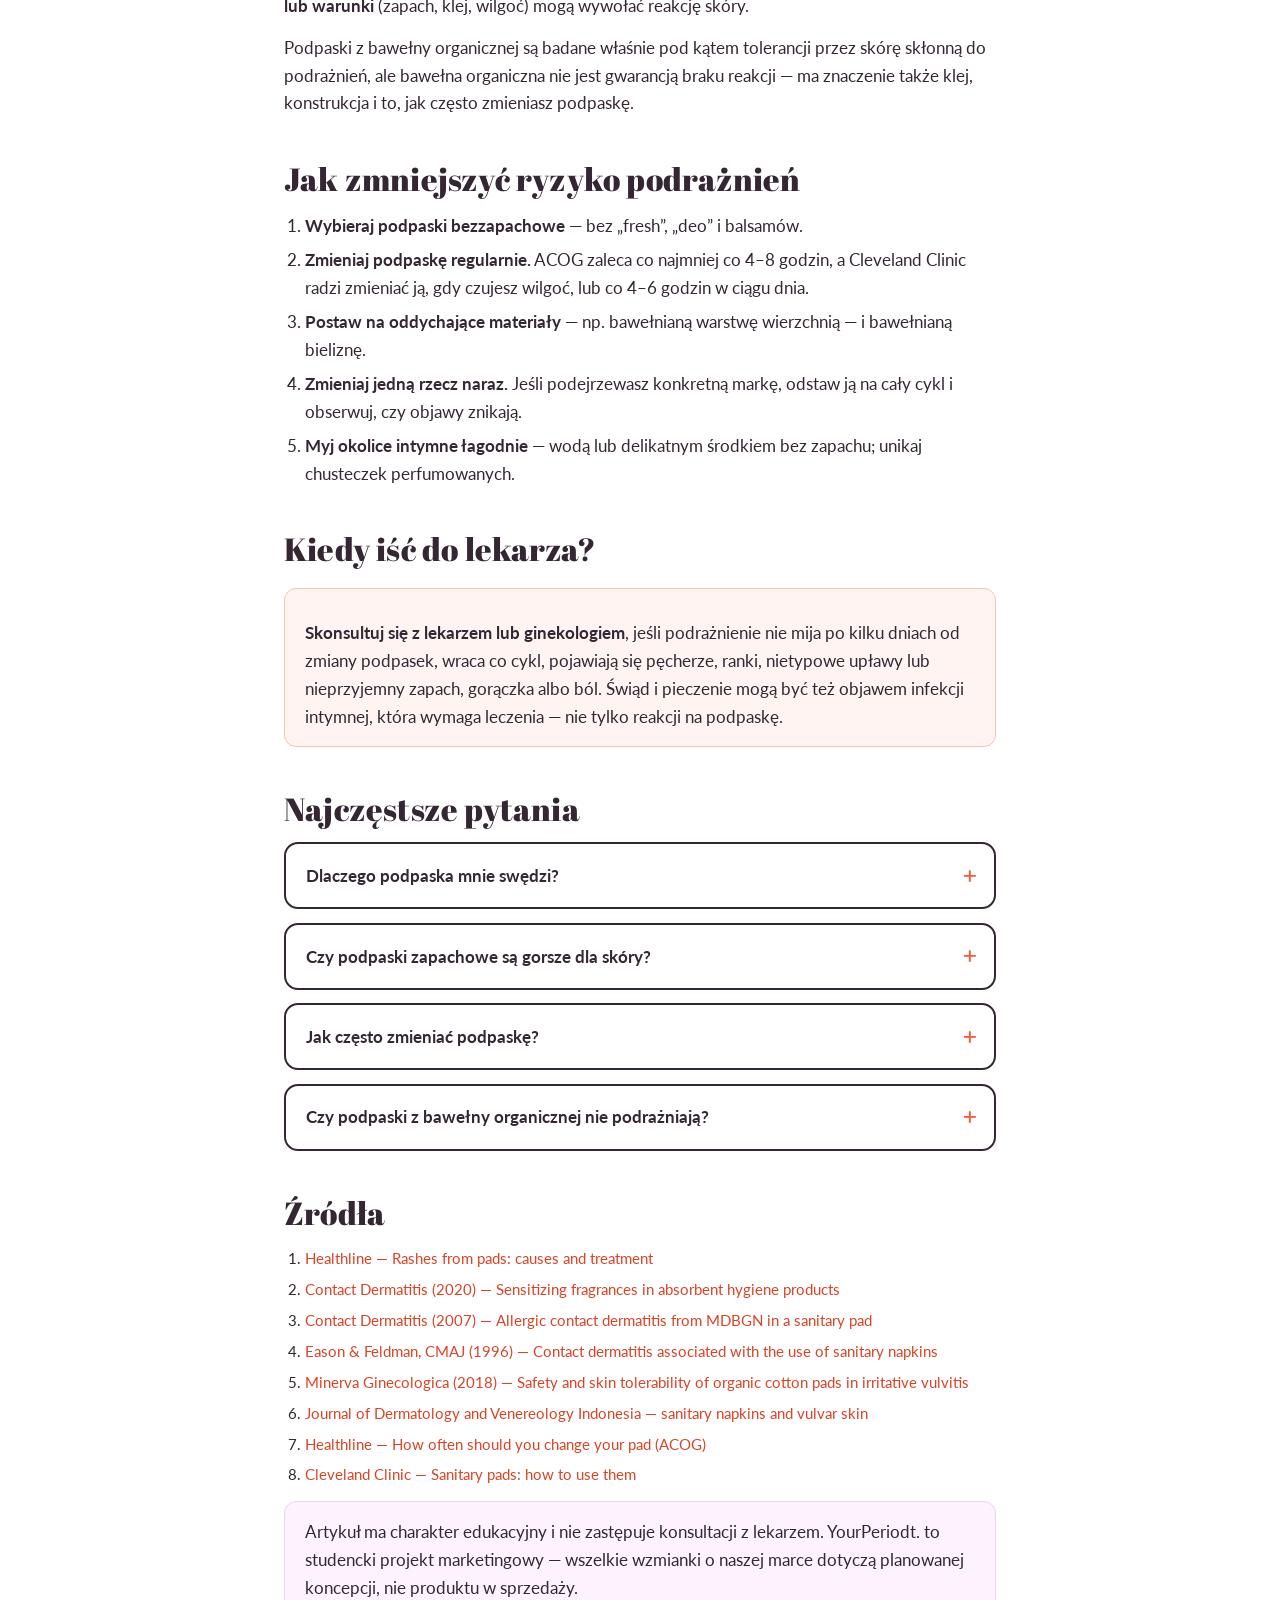
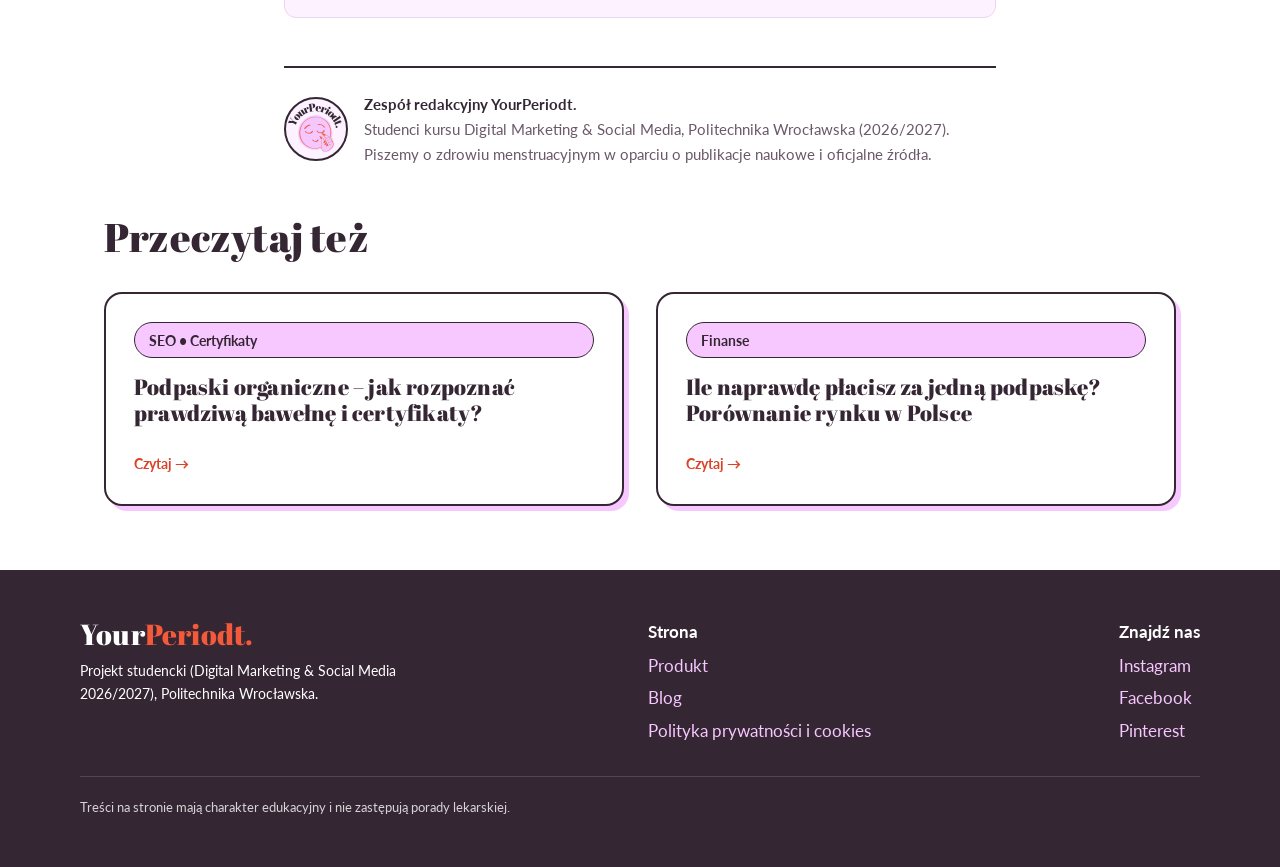
<file: dlaczego-podpaski-podrazniaja.html>
<!DOCTYPE html>
<html lang="pl">
<head>
  <meta charset="UTF-8" />
  <meta name="viewport" content="width=device-width, initial-scale=1.0" />
  <title>Podrażnienie od podpaski: przyczyny, objawy i co pomaga | YourPeriodt.</title>
  <meta name="description" content="Swędzenie i pieczenie od podpaski? Wyjaśniamy, dlaczego tradycyjne podpaski mogą podrażniać skórę (wilgoć, tarcie, zapachy, kleje), co mówią badania i kiedy iść do lekarza." />
  <link rel="canonical" href="https://kacper945.github.io/yourperiodt./dlaczego-podpaski-podrazniaja.html" />
  <meta name="robots" content="index, follow, max-snippet:-1, max-image-preview:large" />
  <meta name="author" content="Zespół redakcyjny YourPeriodt." />
  <meta property="og:type" content="article" />
  <meta property="og:locale" content="pl_PL" />
  <meta property="og:site_name" content="YourPeriodt." />
  <meta property="og:title" content="Dlaczego tradycyjne podpaski powodują podrażnienia?" />
  <meta property="og:description" content="Swędzenie i pieczenie od podpaski? Wyjaśniamy, dlaczego tradycyjne podpaski mogą podrażniać skórę (wilgoć, tarcie, zapachy, kleje), co mówią badania i kiedy iść do lekarza." />
  <meta property="og:url" content="https://kacper945.github.io/yourperiodt./dlaczego-podpaski-podrazniaja.html" />
  <meta property="og:image" content="https://kacper945.github.io/yourperiodt./logo.png" />
  <meta property="article:published_time" content="2026-11-26" />
  <meta property="article:modified_time" content="2026-11-26" />
  <meta property="article:section" content="Edukacja" />
  <meta name="theme-color" content="#f7c7ff" />
  <link rel="icon" type="image/png" href="logo.png" />
  <link rel="alternate" type="text/plain" href="llms.txt" title="LLM-friendly site summary" />
  <link rel="preconnect" href="https://fonts.googleapis.com" />
  <link rel="preconnect" href="https://fonts.gstatic.com" crossorigin />
  <link href="https://fonts.googleapis.com/css2?family=Abril+Fatface&family=Lato:wght@400;700&display=swap" rel="stylesheet" />
  <link rel="stylesheet" href="styles.css" />

  <!-- PRESENTATION NOTE (AI optimisation): BlogPosting + BreadcrumbList + FAQPage structured data.
       Generated from the same content as the visible page, so what bots read = what people read. -->
  <script type="application/ld+json">
{
  "@context": "https://schema.org",
  "@graph": [
    {
      "@type": "BlogPosting",
      "@id": "https://kacper945.github.io/yourperiodt./dlaczego-podpaski-podrazniaja.html#article",
      "headline": "Dlaczego tradycyjne podpaski powodują podrażnienia?",
      "description": "Swędzenie i pieczenie od podpaski? Wyjaśniamy, dlaczego tradycyjne podpaski mogą podrażniać skórę (wilgoć, tarcie, zapachy, kleje), co mówią badania i kiedy iść do lekarza.",
      "abstract": "Tradycyjne podpaski podrażniają najczęściej z dwóch powodów: wilgoć, ciepło i tarcie pod słabo przepuszczającymi powietrze warstwami oraz kontakt z konkretnymi składnikami — substancjami zapachowymi, klejami lub konserwantami. To tzw. kontaktowe zapalenie skóry sromu. Pomagają: podpaski bezzapachowe, zmiana co 4–8 godzin i oddychające materiały. Jeśli objawy nie mijają — idź do lekarza.",
      "inLanguage": "pl-PL",
      "datePublished": "2026-11-26",
      "dateModified": "2026-11-26",
      "mainEntityOfPage": "https://kacper945.github.io/yourperiodt./dlaczego-podpaski-podrazniaja.html",
      "url": "https://kacper945.github.io/yourperiodt./dlaczego-podpaski-podrazniaja.html",
      "image": "https://kacper945.github.io/yourperiodt./logo.png",
      "wordCount": 586,
      "keywords": "podrażnienie od podpaski, swędzenie od podpaski, kontaktowe zapalenie skóry, podpaski dla wrażliwej skóry, podpaski bezzapachowe",
      "articleSection": "Edukacja",
      "author": {
        "@type": "Organization",
        "name": "Zespół redakcyjny YourPeriodt.",
        "url": "https://kacper945.github.io/yourperiodt./"
      },
      "publisher": {
        "@id": "https://kacper945.github.io/yourperiodt./#org"
      },
      "citation": [
        "https://www.healthline.com/health/rashes-from-pads",
        "https://pubmed.ncbi.nlm.nih.gov/31951286/",
        "https://pubmed.ncbi.nlm.nih.gov/17295694/",
        "https://pmc.ncbi.nlm.nih.gov/articles/PMC1487684",
        "https://pubmed.ncbi.nlm.nih.gov/30465412/",
        "https://scholarhub.ui.ac.id/jdvi/vol5/iss1/2",
        "https://www.healthline.com/health/menstruation/how-often-should-you-change-your-pad",
        "https://health.clevelandclinic.org/sanitary-pads"
      ],
      "isAccessibleForFree": true
    },
    {
      "@type": "Organization",
      "@id": "https://kacper945.github.io/yourperiodt./#org",
      "name": "YourPeriodt.",
      "url": "https://kacper945.github.io/yourperiodt./",
      "logo": "https://kacper945.github.io/yourperiodt./logo.png"
    },
    {
      "@type": "BreadcrumbList",
      "itemListElement": [
        {
          "@type": "ListItem",
          "position": 1,
          "name": "Strona główna",
          "item": "https://kacper945.github.io/yourperiodt./"
        },
        {
          "@type": "ListItem",
          "position": 2,
          "name": "Blog",
          "item": "https://kacper945.github.io/yourperiodt./blog.html"
        },
        {
          "@type": "ListItem",
          "position": 3,
          "name": "Podrażnienia od podpasek",
          "item": "https://kacper945.github.io/yourperiodt./dlaczego-podpaski-podrazniaja.html"
        }
      ]
    },
    {
      "@type": "FAQPage",
      "@id": "https://kacper945.github.io/yourperiodt./dlaczego-podpaski-podrazniaja.html#faq",
      "mainEntity": [
        {
          "@type": "Question",
          "name": "Dlaczego podpaska mnie swędzi?",
          "acceptedAnswer": {
            "@type": "Answer",
            "text": "Najczęściej przez wilgoć, ciepło i tarcie pod słabo przepuszczającą powietrze warstwą albo przez reakcję na składnik podpaski — substancje zapachowe, klej lub konserwant. To kontaktowe zapalenie skóry."
          }
        },
        {
          "@type": "Question",
          "name": "Czy podpaski zapachowe są gorsze dla skóry?",
          "acceptedAnswer": {
            "@type": "Answer",
            "text": "Mogą zwiększać ryzyko reakcji. Badanie z 2020 r. wykryło alergeny zapachowe w zapachowych podpaskach, wkładkach i tamponach. Przy wrażliwej skórze lepiej wybierać wersje bezzapachowe."
          }
        },
        {
          "@type": "Question",
          "name": "Jak często zmieniać podpaskę?",
          "acceptedAnswer": {
            "@type": "Answer",
            "text": "Amerykańskie Kolegium Położników i Ginekologów (ACOG) zaleca co najmniej co 4–8 godzin; przy obfitym krwawieniu częściej."
          }
        },
        {
          "@type": "Question",
          "name": "Czy podpaski z bawełny organicznej nie podrażniają?",
          "acceptedAnswer": {
            "@type": "Answer",
            "text": "Mogą zmniejszać ryzyko, bo nie mają plastiku przy skórze, zapachów ani barwników, ale nie dają gwarancji — znaczenie ma też klej, konstrukcja i częstość zmiany."
          }
        }
      ]
    }
  ]
}
  </script>
</head>
<body>
  <a href="#main" class="skip-link">Przejdź do treści</a>

  <!-- PRESENTATION NOTE: Mandatory student-project disclosure visible on every page. -->
  <div class="student-banner">
    Projekt studencki realizowany na kursie Digital Marketing &amp; Social Media (Politechnika Wrocławska). Strona ma charakter edukacyjny i nie prowadzi realnej sprzedaży.
  </div>

  <header>
    <div class="nav-container">
      <a href="index.html" class="brand-logo-img" aria-label="YourPeriodt. — strona główna">
        <img src="logo.png" alt="YourPeriodt. Logo" width="500" height="500" />
      </a>
      <nav aria-label="Menu główne">
        <ul>
          <li><a href="index.html">Strona główna</a></li>
          <li><a href="product.html">Produkt</a></li>
          <li><a href="blog.html" class="active">Blog</a></li>
          <li><a href="privacy.html">Polityka prywatności</a></li>
        </ul>
      </nav>
    </div>
  </header>

  <main id="main">
    <div class="article-header">
      <div class="container">
        <nav class="breadcrumbs" aria-label="Okruszki">
          <ol>
            <li><a href="index.html">Strona główna</a></li>
            <li><a href="blog.html">Blog</a></li>
            <li aria-current="page">Podrażnienia od podpasek</li>
          </ol>
        </nav>
        <span class="price-badge">Artykuł #2 • Edukacja • Zdrowie</span>
        <h1>Dlaczego tradycyjne podpaski powodują podrażnienia?</h1>
        <div class="article-meta">
          <span>Opublikowano: <time datetime="2026-11-26">26 listopada 2026</time></span>
          <span>Aktualizacja: <time datetime="2026-11-26">26 listopada 2026</time></span>
          <span>Czas czytania: 6 min</span>
          <span>Autor: zespół redakcyjny YourPeriodt.</span>
        </div>
      </div>
    </div>

    <article class="article">
      <!-- PRESENTATION NOTE (AI optimisation): "Answer-first" block. A 40–70 word, self-contained answer
           to the title question — the passage AI assistants are most likely to quote. -->
      <div class="tldr">
        <span class="label">Krótka odpowiedź</span>
        <p>Tradycyjne podpaski podrażniają najczęściej z dwóch powodów: <strong>wilgoć, ciepło i tarcie</strong> pod słabo przepuszczającymi powietrze warstwami oraz <strong>kontakt z konkretnymi składnikami</strong> — substancjami zapachowymi, klejami lub konserwantami. To tzw. kontaktowe zapalenie skóry sromu. Pomagają: podpaski bezzapachowe, zmiana co 4–8 godzin i oddychające materiały. Jeśli objawy nie mijają — idź do lekarza.</p>
      </div>

      <!-- PRESENTATION NOTE (AI optimisation): Key facts as a plain list = easy to extract as bullet points. -->
      <section class="key-facts" aria-labelledby="fakty">
        <h2 id="fakty">Najważniejsze fakty</h2>
        <ul>
          <li>Większość wysypek od podpasek to kontaktowe zapalenie skóry; w okolicy sromu nazywa się je zapaleniem sromu (vulvitis).</li>
          <li>Warstwa wierzchnia i spodnia wielu podpasek są wykonane z poliolefin — tworzyw używanych też w słomkach i linach.</li>
          <li>W badaniu z 2020 r. w zapachowych podpaskach, wkładkach i tamponach wykryto alergeny zapachowe; autorzy postulują, by ich obecność była ujawniana na etykietach.</li>
          <li>Amerykańskie Kolegium Położników i Ginekologów (ACOG) zaleca zmianę podpaski co najmniej co 4–8 godzin.</li>
          <li>Bawełna organiczna nie gwarantuje braku podrażnień, ale eliminuje część potencjalnych czynników (plastik przy skórze, zapachy, barwniki).</li>
        </ul>
      </section>

      <nav class="toc" aria-label="Spis treści">
        <strong>Spis treści</strong>
        <ol>
          <li><a href="#objawy">Jak wygląda podrażnienie od podpaski?</a></li>
          <li><a href="#budowa">Z czego składa się tradycyjna podpaska?</a></li>
          <li><a href="#przyczyny">4 najczęstsze przyczyny podrażnień</a></li>
          <li><a href="#badania">Co mówią badania?</a></li>
          <li><a href="#co-pomaga">Jak zmniejszyć ryzyko podrażnień</a></li>
          <li><a href="#lekarz">Kiedy iść do lekarza?</a></li>
          <li><a href="#faq">Najczęstsze pytania</a></li>
          <li><a href="#zrodla">Źródła</a></li>
        </ol>
      </nav>

      <h2 id="objawy">Jak wygląda podrażnienie od podpaski?</h2>
      <p>Typowe objawy to <strong>swędzenie, pieczenie, zaczerwienienie i obrzęk</strong> w miejscach, które stykają się z podpaską — na wzgórku łonowym, zewnętrznej części sromu i kroczu. Czasem pojawiają się drobne pęcherzyki. Lekarze nazywają to najczęściej <strong>kontaktowym zapaleniem skóry</strong>, a w okolicy sromu — zapaleniem sromu (vulvitis).</p>

      <h2 id="budowa">Z czego składa się tradycyjna podpaska?</h2>
      <p>Podpaska to kilka warstw, a każda z nich może teoretycznie podrażnić skórę:</p>
      <ul>
        <li><strong>Warstwa wierzchnia</strong> (dotyka skóry) — często z poliolefin; bywa pokryta dodatkami pielęgnacyjnymi, np. tlenkiem cynku czy wazeliną.</li>
        <li><strong>Wkład chłonny</strong> — zwykle masa celulozowa, często z dodatkiem polimeru superabsorbującego.</li>
        <li><strong>Warstwa spodnia</strong> — nieprzepuszczalna folia z poliolefin, która chroni bieliznę, ale ogranicza przepływ powietrza.</li>
        <li><strong>Klej</strong> mocujący podpaskę do bielizny.</li>
        <li><strong>Dodatki</strong> — u niektórych producentów substancje zapachowe lub balsamy.</li>
      </ul>

      <h2 id="przyczyny">4 najczęstsze przyczyny podrażnień</h2>
      <h3>1. Wilgoć, ciepło i tarcie</h3>
      <p>Podczas menstruacji skórę drażnią niewchłonięta krew i pot zatrzymane na powierzchni podpaski. Gdy pod nieprzepuszczalną warstwą robi się ciepło i wilgotno, a podpaska ociera się przy ruchu, naskórek łatwiej ulega podrażnieniu. To najczęstsza i najmniej „chemiczna” przyczyna.</p>
      <h3>2. Substancje zapachowe</h3>
      <p>Badanie opublikowane w 2020 r. w czasopiśmie <em>Contact Dermatitis</em> przeanalizowało 10 zapachowych produktów chłonnych (4 tampony, 3 wkładki i 3 podpaski) i wykryło w nich alergeny zapachowe. Autorzy podkreślają, że okolice intymne są bardziej podatne na alergeny i drażniące substancje, więc ich obecność powinna być ujawniana na etykiecie.</p>
      <h3>3. Kleje i konserwanty</h3>
      <p>Uczulić może nie tylko to, co dotyka skóry bezpośrednio. Australijscy dermatolodzy opisali przypadek kontaktowego zapalenia skóry sromu wywołanego konserwantem (MDBGN) użytym jako biocyd w <em>kleju</em> podpaski — testy płatkowe wyszły dodatnie na podpaskę, klej i sam konserwant.</p>
      <h3>4. Indywidualna nadwrażliwość na konkretny produkt</h3>
      <p>W serii przypadków opublikowanej w <em>CMAJ</em> (1996) ginekolożki z Montrealu opisały 28 kobiet, u których po użyciu podpasek jednej marki pojawiło się swędzenie i pieczenie sromu. 26 z nich zgłosiło, że objawy ustąpiły po odstawieniu tej marki, a u 7, które później do niej wróciły, objawy nawróciły.</p>

      <h2 id="badania">Co mówią badania?</h2>
      <p>Uczciwie: <strong>dowodów jest niewiele</strong> i są to głównie opisy przypadków oraz małe badania. Większość osób używa tradycyjnych podpasek bez żadnych problemów. Badania nie pokazują, że każda konwencjonalna podpaska szkodzi — pokazują, że <strong>u części osób konkretne składniki lub warunki</strong> (zapach, klej, wilgoć) mogą wywołać reakcję skóry.</p>
      <p>Podpaski z bawełny organicznej są badane właśnie pod kątem tolerancji przez skórę skłonną do podrażnień, ale bawełna organiczna nie jest gwarancją braku reakcji — ma znaczenie także klej, konstrukcja i to, jak często zmieniasz podpaskę.</p>

      <h2 id="co-pomaga">Jak zmniejszyć ryzyko podrażnień</h2>
      <ol>
        <li><strong>Wybieraj podpaski bezzapachowe</strong> — bez „fresh”, „deo” i balsamów.</li>
        <li><strong>Zmieniaj podpaskę regularnie.</strong> ACOG zaleca co najmniej co 4–8 godzin, a Cleveland Clinic radzi zmieniać ją, gdy czujesz wilgoć, lub co 4–6 godzin w ciągu dnia.</li>
        <li><strong>Postaw na oddychające materiały</strong> — np. bawełnianą warstwę wierzchnią — i bawełnianą bieliznę.</li>
        <li><strong>Zmieniaj jedną rzecz naraz.</strong> Jeśli podejrzewasz konkretną markę, odstaw ją na cały cykl i obserwuj, czy objawy znikają.</li>
        <li><strong>Myj okolice intymne łagodnie</strong> — wodą lub delikatnym środkiem bez zapachu; unikaj chusteczek perfumowanych.</li>
      </ol>

      <h2 id="lekarz">Kiedy iść do lekarza?</h2>
      <div class="callout warn">
        <p><strong>Skonsultuj się z lekarzem lub ginekologiem</strong>, jeśli podrażnienie nie mija po kilku dniach od zmiany podpasek, wraca co cykl, pojawiają się pęcherze, ranki, nietypowe upławy lub nieprzyjemny zapach, gorączka albo ból. Świąd i pieczenie mogą być też objawem infekcji intymnej, która wymaga leczenia — nie tylko reakcji na podpaskę.</p>
      </div>


      <!-- PRESENTATION NOTE (AI optimisation): Question-shaped FAQ mirrors the FAQPage JSON-LD. -->
      <section class="faq" aria-labelledby="faq">
        <h2 id="faq">Najczęstsze pytania</h2>
      <details>
        <summary>Dlaczego podpaska mnie swędzi?</summary>
        <div class="answer"><p>Najczęściej przez wilgoć, ciepło i tarcie pod słabo przepuszczającą powietrze warstwą albo przez reakcję na składnik podpaski — substancje zapachowe, klej lub konserwant. To kontaktowe zapalenie skóry.</p></div>
      </details>
      <details>
        <summary>Czy podpaski zapachowe są gorsze dla skóry?</summary>
        <div class="answer"><p>Mogą zwiększać ryzyko reakcji. Badanie z 2020 r. wykryło alergeny zapachowe w zapachowych podpaskach, wkładkach i tamponach. Przy wrażliwej skórze lepiej wybierać wersje bezzapachowe.</p></div>
      </details>
      <details>
        <summary>Jak często zmieniać podpaskę?</summary>
        <div class="answer"><p>Amerykańskie Kolegium Położników i Ginekologów (ACOG) zaleca co najmniej co 4–8 godzin; przy obfitym krwawieniu częściej.</p></div>
      </details>
      <details>
        <summary>Czy podpaski z bawełny organicznej nie podrażniają?</summary>
        <div class="answer"><p>Mogą zmniejszać ryzyko, bo nie mają plastiku przy skórze, zapachów ani barwników, ale nie dają gwarancji — znaczenie ma też klej, konstrukcja i częstość zmiany.</p></div>
      </details>
      </section>

      <!-- PRESENTATION NOTE (AI optimisation): Outbound citations to primary sources raise trust (E-E-A-T)
           and let AI engines verify our claims. -->
      <section aria-labelledby="zrodla">
        <h2 id="zrodla">Źródła</h2>
        <ol class="sources">
        <li><a href="https://www.healthline.com/health/rashes-from-pads" target="_blank" rel="noopener">Healthline — Rashes from pads: causes and treatment</a></li>
        <li><a href="https://pubmed.ncbi.nlm.nih.gov/31951286/" target="_blank" rel="noopener">Contact Dermatitis (2020) — Sensitizing fragrances in absorbent hygiene products</a></li>
        <li><a href="https://pubmed.ncbi.nlm.nih.gov/17295694/" target="_blank" rel="noopener">Contact Dermatitis (2007) — Allergic contact dermatitis from MDBGN in a sanitary pad</a></li>
        <li><a href="https://pmc.ncbi.nlm.nih.gov/articles/PMC1487684" target="_blank" rel="noopener">Eason &amp; Feldman, CMAJ (1996) — Contact dermatitis associated with the use of sanitary napkins</a></li>
        <li><a href="https://pubmed.ncbi.nlm.nih.gov/30465412/" target="_blank" rel="noopener">Minerva Ginecologica (2018) — Safety and skin tolerability of organic cotton pads in irritative vulvitis</a></li>
        <li><a href="https://scholarhub.ui.ac.id/jdvi/vol5/iss1/2" target="_blank" rel="noopener">Journal of Dermatology and Venereology Indonesia — sanitary napkins and vulvar skin</a></li>
        <li><a href="https://www.healthline.com/health/menstruation/how-often-should-you-change-your-pad" target="_blank" rel="noopener">Healthline — How often should you change your pad (ACOG)</a></li>
        <li><a href="https://health.clevelandclinic.org/sanitary-pads" target="_blank" rel="noopener">Cleveland Clinic — Sanitary pads: how to use them</a></li>
        </ol>
        <p class="callout">Artykuł ma charakter edukacyjny i nie zastępuje konsultacji z lekarzem. YourPeriodt. to studencki projekt marketingowy — wszelkie wzmianki o naszej marce dotyczą planowanej koncepcji, nie produktu w sprzedaży.</p>
      </section>

      <div class="author-box">
        <img src="logo.png" alt="" width="64" height="64" />
        <p><strong>Zespół redakcyjny YourPeriodt.</strong><br />Studenci kursu Digital Marketing &amp; Social Media, Politechnika Wrocławska (2026/2027). Piszemy o zdrowiu menstruacyjnym w oparciu o publikacje naukowe i oficjalne źródła.</p>
      </div>
    </article>

    <section class="related" aria-label="Przeczytaj też">
      <h2>Przeczytaj też</h2>
      <div class="grid-2">
      <article class="card post-card">
        <span class="price-badge">SEO • Certyfikaty</span>
        <h3><a class="stretched" href="podpaski-organiczne-certyfikaty.html">Podpaski organiczne – jak rozpoznać prawdziwą bawełnę i certyfikaty?</a></h3>
        <span class="meta"><span class="read">Czytaj →</span></span>
      </article>
      <article class="card post-card">
        <span class="price-badge">Finanse</span>
        <h3><a class="stretched" href="ile-kosztuje-podpaska.html">Ile naprawdę płacisz za jedną podpaskę? Porównanie rynku w Polsce</a></h3>
        <span class="meta"><span class="read">Czytaj →</span></span>
      </article>
      </div>
    </section>
  </main>

  <footer>
    <div class="footer-inner">
      <div>
        <div class="brand-logo" style="color: #ffffff;">Your<span>Periodt.</span></div>
        <p style="margin-top: 0.5rem; font-size: 0.9rem; max-width: 320px;">Projekt studencki (Digital Marketing &amp; Social Media 2026/2027), Politechnika Wrocławska.</p>
      </div>
      <div>
        <strong>Strona</strong>
        <ul style="margin-top:0.4rem">
          <li><a href="product.html">Produkt</a></li>
          <li><a href="blog.html">Blog</a></li>
          <li><a href="privacy.html">Polityka prywatności i cookies</a></li>
        </ul>
      </div>
      <div>
        <strong>Znajdź nas</strong>
        <ul style="margin-top:0.4rem">
          <li><a href="https://www.instagram.com/your_periodt/" target="_blank" rel="noopener">Instagram</a></li>
          <li><a href="https://www.facebook.com/people/YourPeriodt/61596752787136/" target="_blank" rel="noopener">Facebook</a></li>
          <li><a href="https://pl.pinterest.com/your_periodt/" target="_blank" rel="noopener">Pinterest</a></li>
        </ul>
      </div>
    </div>
    <p class="footer-small">Treści na stronie mają charakter edukacyjny i nie zastępują porady lekarskiej.</p>
  </footer>

  <!-- PRESENTATION NOTE: GDPR cookie consent banner. -->
  <div id="cookie-banner" class="cookie-banner" role="dialog" aria-label="Informacja o plikach cookies">
    <p>
      Ta strona studencka wykorzystuje pliki cookies (w tym narzędzia analityczne) wyłącznie do celów edukacyjnych projektu. Szczegóły znajdziesz w <a href="privacy.html">Polityce prywatności</a>.
    </p>
    <div class="cookie-actions">
      <button id="cookie-decline" class="cookie-btn cookie-decline">Odrzuć</button>
      <button id="cookie-accept" class="cookie-btn cookie-accept">Akceptuję</button>
    </div>
  </div>

  <script src="script.js"></script>
</body>
</html>
</file>
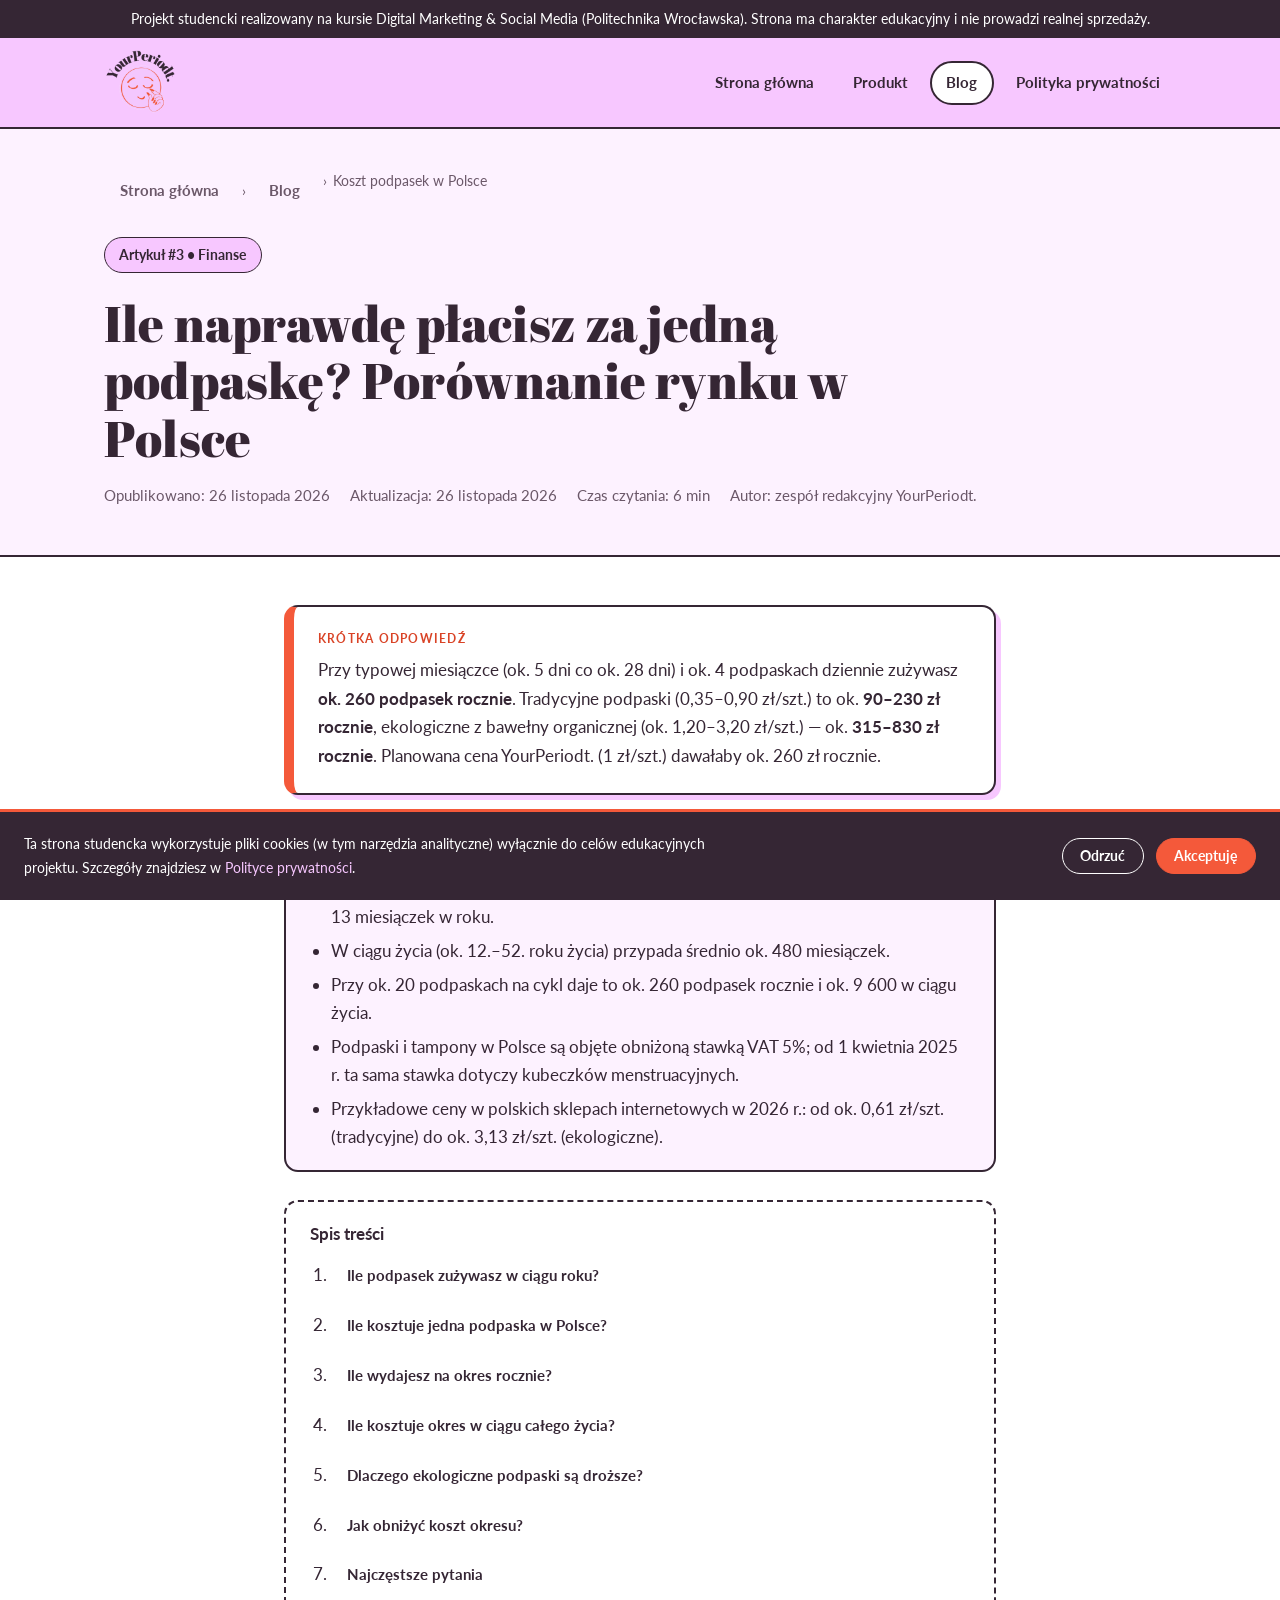
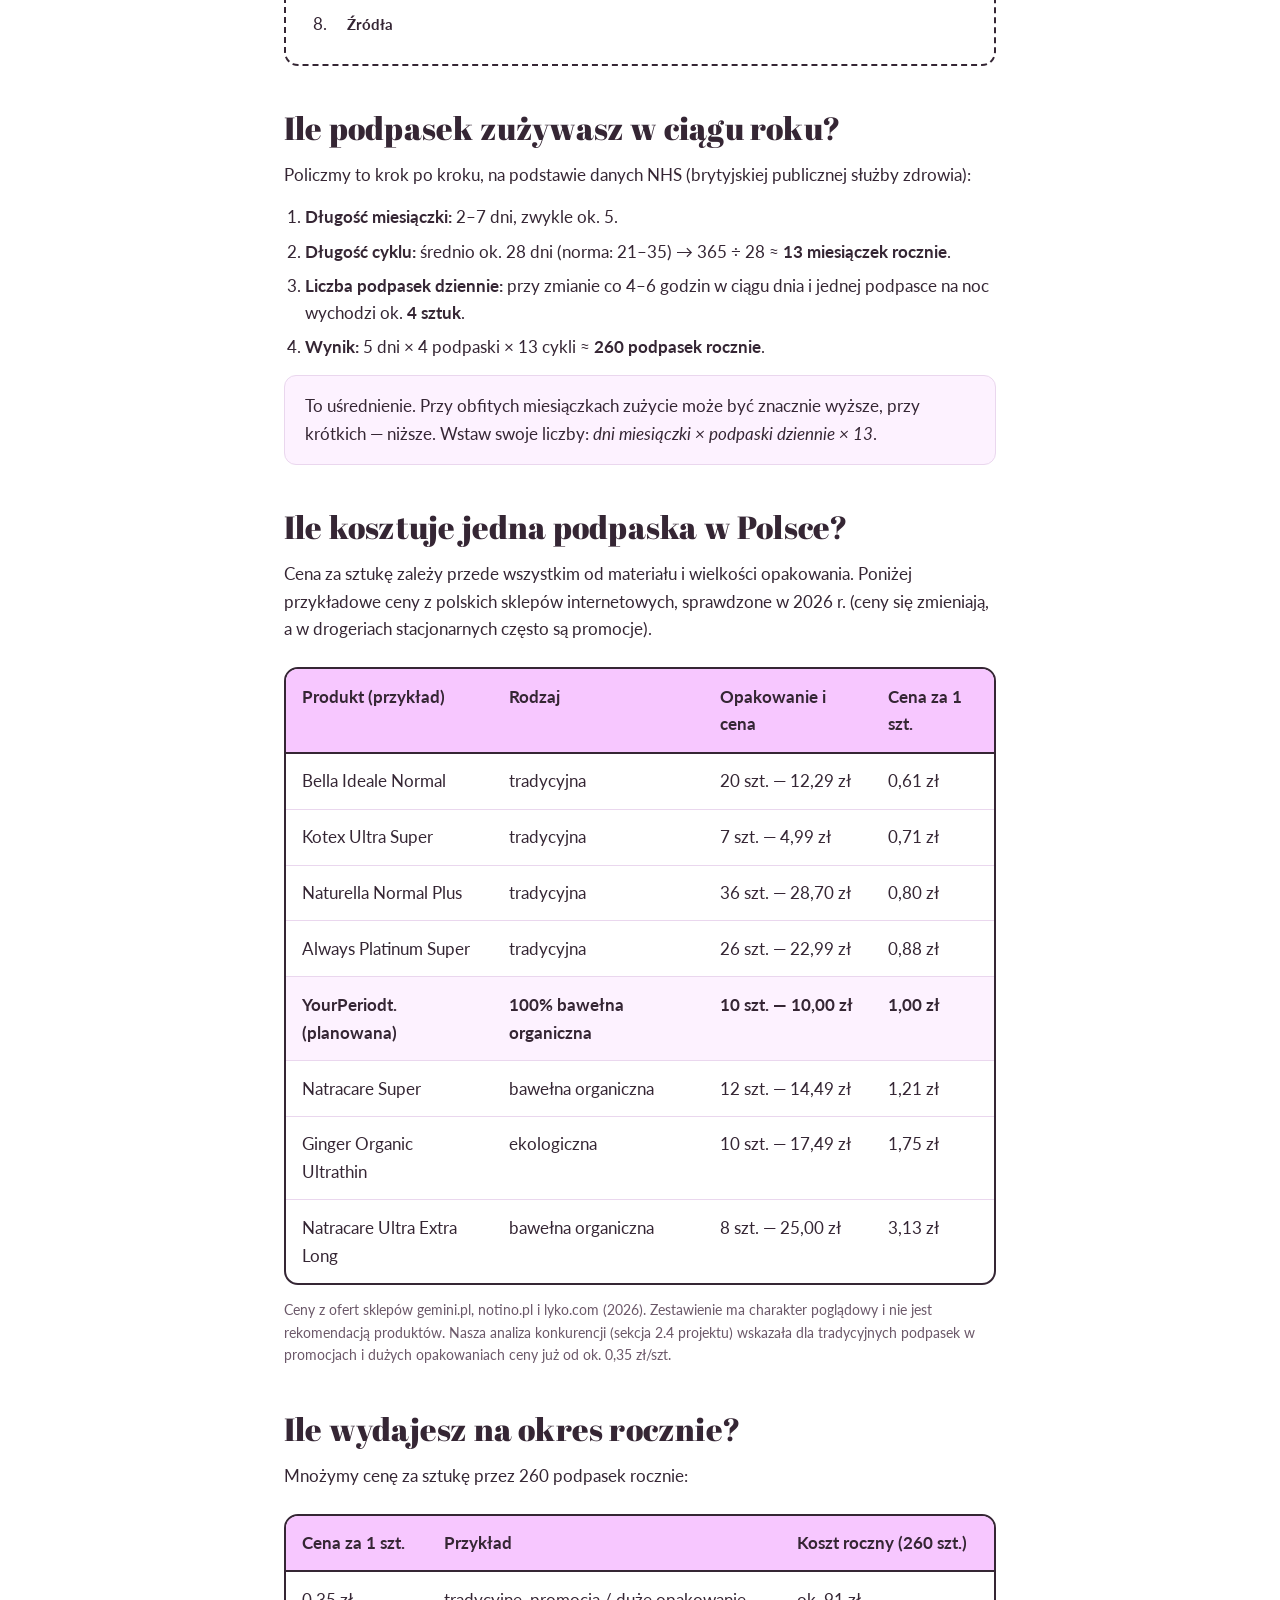
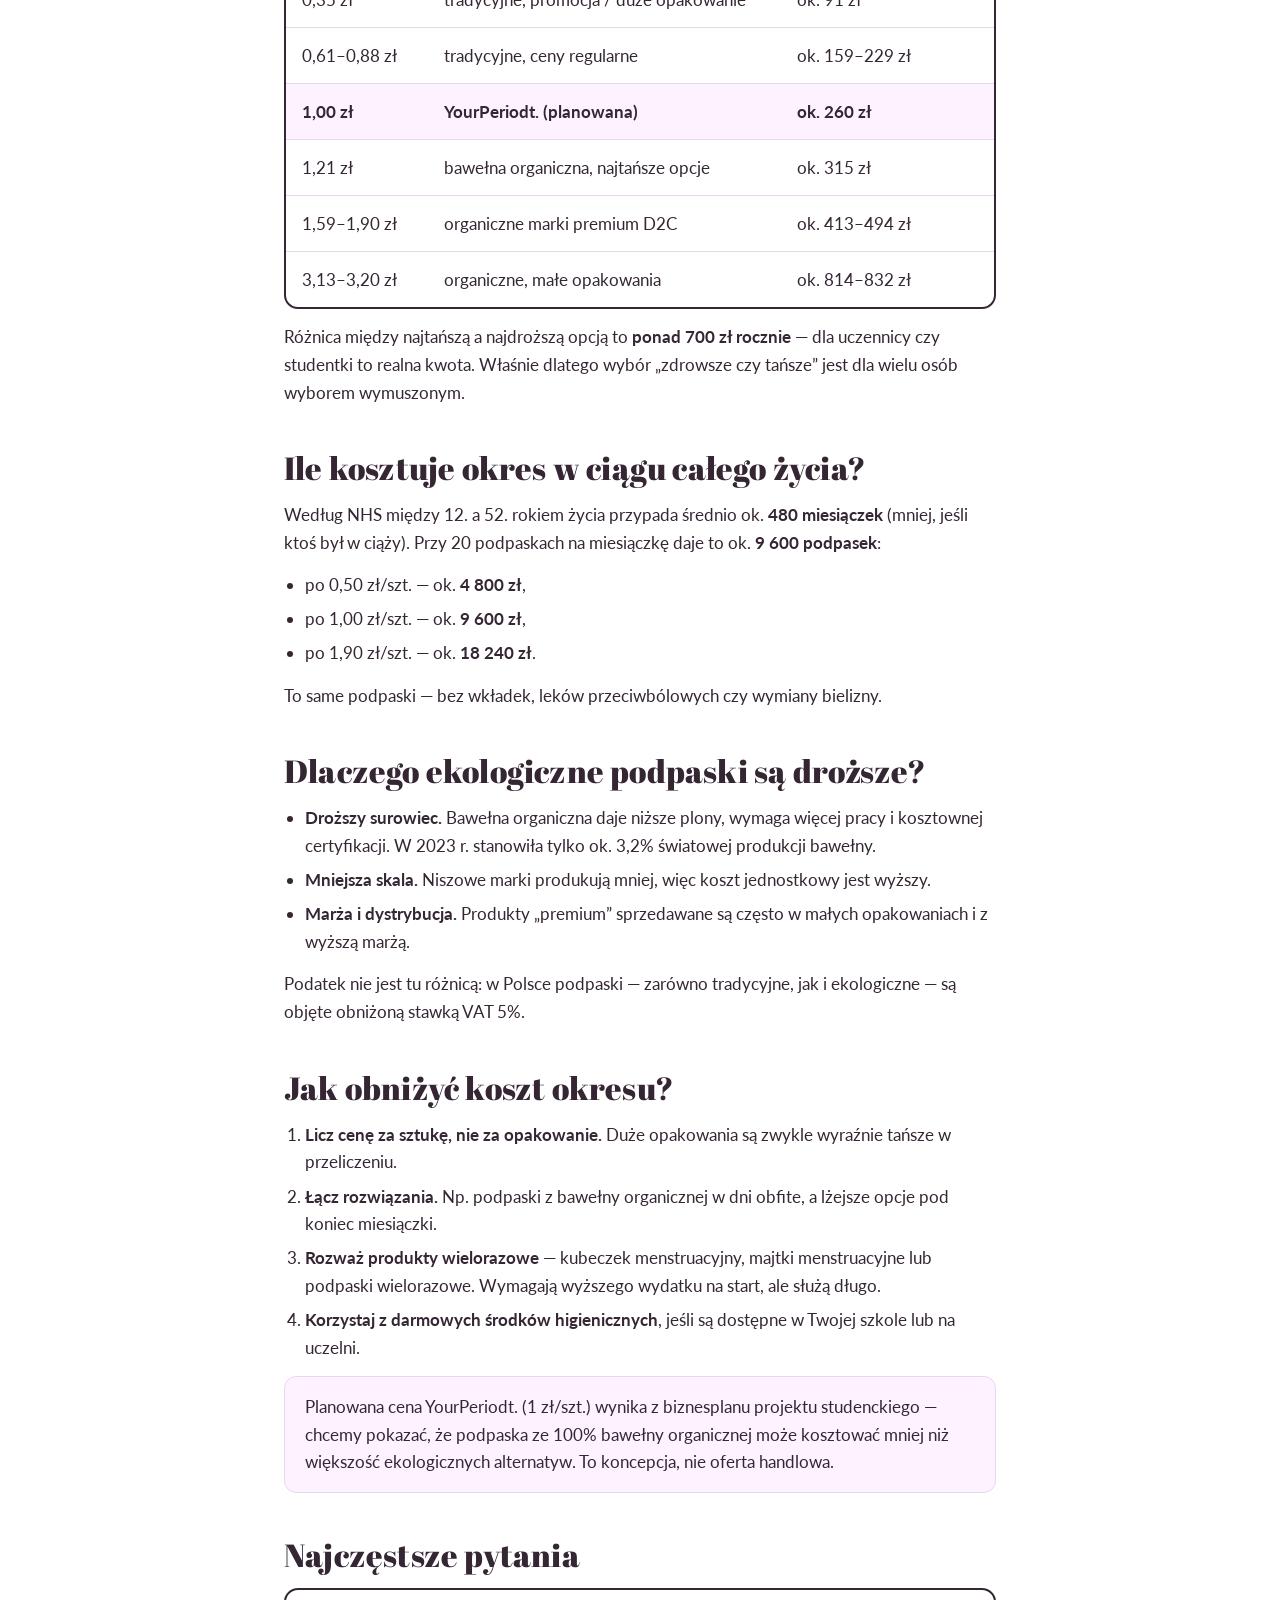
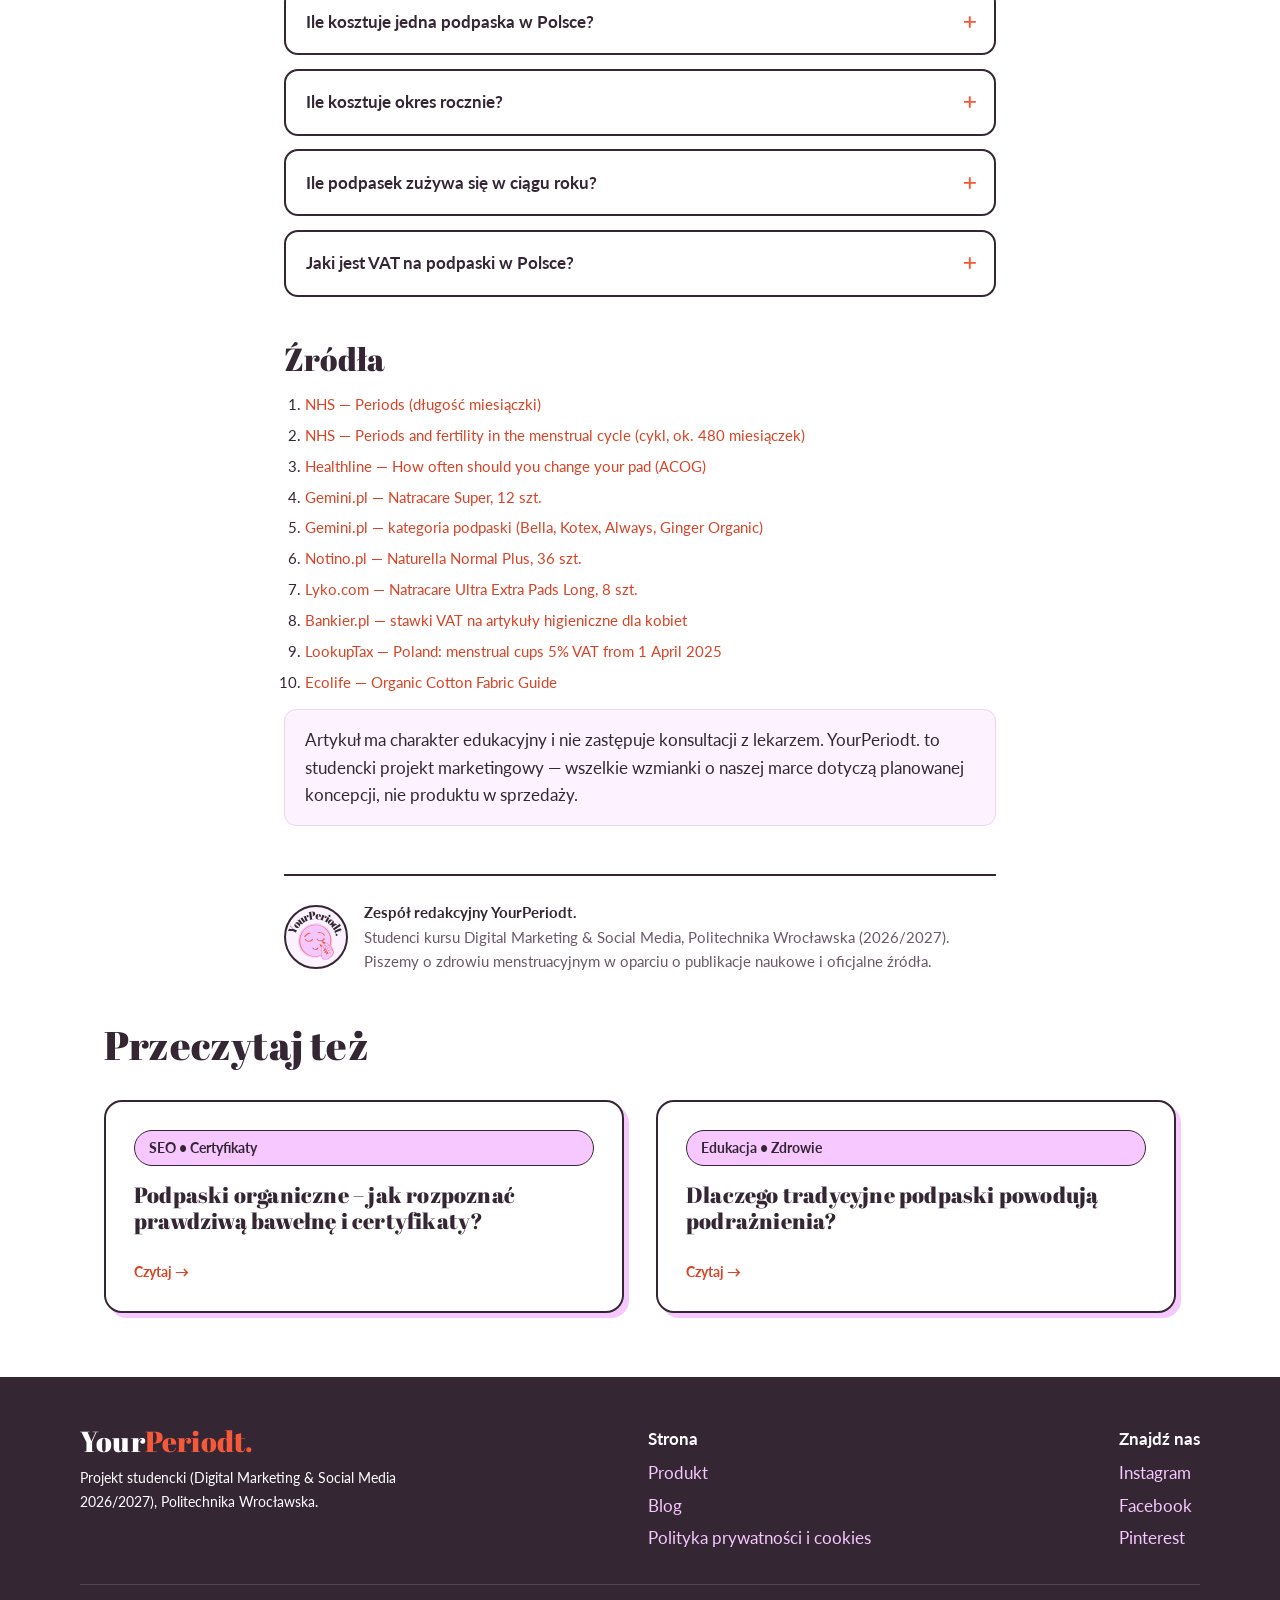
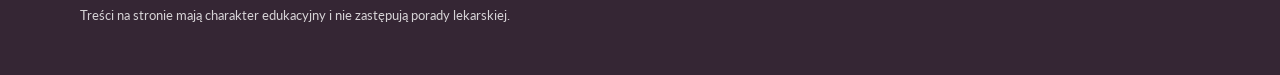
<file: ile-kosztuje-podpaska.html>
<!DOCTYPE html>
<html lang="pl">
<head>
  <meta charset="UTF-8" />
  <meta name="viewport" content="width=device-width, initial-scale=1.0" />
  <title>Ile kosztuje okres w Polsce? Cena podpasek za sztukę, rok i całe życie (2026) | YourPeriodt.</title>
  <meta name="description" content="Ile kosztuje jedna podpaska i ile wydajesz na okres rocznie? Porównanie cen podpasek tradycyjnych i ekologicznych w Polsce w 2026 r. z kalkulacją krok po kroku." />
  <link rel="canonical" href="https://kacper945.github.io/yourperiodt./ile-kosztuje-podpaska.html" />
  <meta name="robots" content="index, follow, max-snippet:-1, max-image-preview:large" />
  <meta name="author" content="Zespół redakcyjny YourPeriodt." />
  <meta property="og:type" content="article" />
  <meta property="og:locale" content="pl_PL" />
  <meta property="og:site_name" content="YourPeriodt." />
  <meta property="og:title" content="Ile naprawdę płacisz za jedną podpaskę? Porównanie rynku w Polsce" />
  <meta property="og:description" content="Ile kosztuje jedna podpaska i ile wydajesz na okres rocznie? Porównanie cen podpasek tradycyjnych i ekologicznych w Polsce w 2026 r. z kalkulacją krok po kroku." />
  <meta property="og:url" content="https://kacper945.github.io/yourperiodt./ile-kosztuje-podpaska.html" />
  <meta property="og:image" content="https://kacper945.github.io/yourperiodt./logo.png" />
  <meta property="article:published_time" content="2026-11-26" />
  <meta property="article:modified_time" content="2026-11-26" />
  <meta property="article:section" content="Finanse" />
  <meta name="theme-color" content="#f7c7ff" />
  <link rel="icon" type="image/png" href="logo.png" />
  <link rel="alternate" type="text/plain" href="llms.txt" title="LLM-friendly site summary" />
  <link rel="preconnect" href="https://fonts.googleapis.com" />
  <link rel="preconnect" href="https://fonts.gstatic.com" crossorigin />
  <link href="https://fonts.googleapis.com/css2?family=Abril+Fatface&family=Lato:wght@400;700&display=swap" rel="stylesheet" />
  <link rel="stylesheet" href="styles.css" />

  <!-- PRESENTATION NOTE (AI optimisation): BlogPosting + BreadcrumbList + FAQPage structured data.
       Generated from the same content as the visible page, so what bots read = what people read. -->
  <script type="application/ld+json">
{
  "@context": "https://schema.org",
  "@graph": [
    {
      "@type": "BlogPosting",
      "@id": "https://kacper945.github.io/yourperiodt./ile-kosztuje-podpaska.html#article",
      "headline": "Ile naprawdę płacisz za jedną podpaskę? Porównanie rynku w Polsce",
      "description": "Ile kosztuje jedna podpaska i ile wydajesz na okres rocznie? Porównanie cen podpasek tradycyjnych i ekologicznych w Polsce w 2026 r. z kalkulacją krok po kroku.",
      "abstract": "Przy typowej miesiączce (ok. 5 dni co ok. 28 dni) i ok. 4 podpaskach dziennie zużywasz ok. 260 podpasek rocznie. Tradycyjne podpaski (0,35–0,90 zł/szt.) to ok. 90–230 zł rocznie, ekologiczne z bawełny organicznej (ok. 1,20–3,20 zł/szt.) — ok. 315–830 zł rocznie. Planowana cena YourPeriodt. (1 zł/szt.) dawałaby ok. 260 zł rocznie.",
      "inLanguage": "pl-PL",
      "datePublished": "2026-11-26",
      "dateModified": "2026-11-26",
      "mainEntityOfPage": "https://kacper945.github.io/yourperiodt./ile-kosztuje-podpaska.html",
      "url": "https://kacper945.github.io/yourperiodt./ile-kosztuje-podpaska.html",
      "image": "https://kacper945.github.io/yourperiodt./logo.png",
      "wordCount": 637,
      "keywords": "cena podpasek, ile kosztuje podpaska, koszt okresu rocznie, podpaski ekologiczne cena, ubóstwo menstruacyjne",
      "articleSection": "Finanse",
      "author": {
        "@type": "Organization",
        "name": "Zespół redakcyjny YourPeriodt.",
        "url": "https://kacper945.github.io/yourperiodt./"
      },
      "publisher": {
        "@id": "https://kacper945.github.io/yourperiodt./#org"
      },
      "citation": [
        "https://www.nhs.uk/conditions/Periods",
        "https://www.nhs.uk/conditions/periods/fertility-in-the-menstrual-cycle/",
        "https://www.healthline.com/health/menstruation/how-often-should-you-change-your-pad",
        "https://gemini.pl/natracare-podpaski-higieniczne-z-bawelny-ekologicznaj-ze-skrzydelkami-super-12-sztuk-0065156",
        "https://gemini.pl/kategoria/higiena/higiena-intymna/podpaski?page=4",
        "https://www.notino.pl/naturella/normal-plus-wkladki/",
        "https://lyko.com/pl/natracare/natracare-ultra-extra-pads-long-8-pcs",
        "https://www.bankier.pl/wiadomosc/Rozne-stawki-VAT-na-artykuly-higieniczne-dla-kobiet-RPO-pisze-do-MF-8476140.html",
        "https://lookuptax.com/tax-changes/poland/menstrual-cups-5pct-2025",
        "https://www.ecolife.com/learn/what-is-organic-cotton-fabric"
      ],
      "isAccessibleForFree": true
    },
    {
      "@type": "Organization",
      "@id": "https://kacper945.github.io/yourperiodt./#org",
      "name": "YourPeriodt.",
      "url": "https://kacper945.github.io/yourperiodt./",
      "logo": "https://kacper945.github.io/yourperiodt./logo.png"
    },
    {
      "@type": "BreadcrumbList",
      "itemListElement": [
        {
          "@type": "ListItem",
          "position": 1,
          "name": "Strona główna",
          "item": "https://kacper945.github.io/yourperiodt./"
        },
        {
          "@type": "ListItem",
          "position": 2,
          "name": "Blog",
          "item": "https://kacper945.github.io/yourperiodt./blog.html"
        },
        {
          "@type": "ListItem",
          "position": 3,
          "name": "Koszt podpasek w Polsce",
          "item": "https://kacper945.github.io/yourperiodt./ile-kosztuje-podpaska.html"
        }
      ]
    },
    {
      "@type": "FAQPage",
      "@id": "https://kacper945.github.io/yourperiodt./ile-kosztuje-podpaska.html#faq",
      "mainEntity": [
        {
          "@type": "Question",
          "name": "Ile kosztuje jedna podpaska w Polsce?",
          "acceptedAnswer": {
            "@type": "Answer",
            "text": "W 2026 r. tradycyjne podpaski kosztują zwykle ok. 0,35–0,90 zł za sztukę, a podpaski z bawełny organicznej ok. 1,20–3,20 zł za sztukę, w zależności od marki i wielkości opakowania."
          }
        },
        {
          "@type": "Question",
          "name": "Ile kosztuje okres rocznie?",
          "acceptedAnswer": {
            "@type": "Answer",
            "text": "Przy ok. 260 podpaskach rocznie to ok. 90–230 zł w przypadku podpasek tradycyjnych i ok. 315–830 zł w przypadku podpasek z bawełny organicznej."
          }
        },
        {
          "@type": "Question",
          "name": "Ile podpasek zużywa się w ciągu roku?",
          "acceptedAnswer": {
            "@type": "Answer",
            "text": "Średnio ok. 260: około 5 dni miesiączki × 4 podpaski dziennie × 13 cykli w roku. Przy obfitych miesiączkach więcej."
          }
        },
        {
          "@type": "Question",
          "name": "Jaki jest VAT na podpaski w Polsce?",
          "acceptedAnswer": {
            "@type": "Answer",
            "text": "5%. Od 1 kwietnia 2025 r. obniżona stawka 5% obejmuje też kubeczki menstruacyjne, które wcześniej były objęte stawką 23%."
          }
        }
      ]
    }
  ]
}
  </script>
</head>
<body>
  <a href="#main" class="skip-link">Przejdź do treści</a>

  <!-- PRESENTATION NOTE: Mandatory student-project disclosure visible on every page. -->
  <div class="student-banner">
    Projekt studencki realizowany na kursie Digital Marketing &amp; Social Media (Politechnika Wrocławska). Strona ma charakter edukacyjny i nie prowadzi realnej sprzedaży.
  </div>

  <header>
    <div class="nav-container">
      <a href="index.html" class="brand-logo-img" aria-label="YourPeriodt. — strona główna">
        <img src="logo.png" alt="YourPeriodt. Logo" width="500" height="500" />
      </a>
      <nav aria-label="Menu główne">
        <ul>
          <li><a href="index.html">Strona główna</a></li>
          <li><a href="product.html">Produkt</a></li>
          <li><a href="blog.html" class="active">Blog</a></li>
          <li><a href="privacy.html">Polityka prywatności</a></li>
        </ul>
      </nav>
    </div>
  </header>

  <main id="main">
    <div class="article-header">
      <div class="container">
        <nav class="breadcrumbs" aria-label="Okruszki">
          <ol>
            <li><a href="index.html">Strona główna</a></li>
            <li><a href="blog.html">Blog</a></li>
            <li aria-current="page">Koszt podpasek w Polsce</li>
          </ol>
        </nav>
        <span class="price-badge">Artykuł #3 • Finanse</span>
        <h1>Ile naprawdę płacisz za jedną podpaskę? Porównanie rynku w Polsce</h1>
        <div class="article-meta">
          <span>Opublikowano: <time datetime="2026-11-26">26 listopada 2026</time></span>
          <span>Aktualizacja: <time datetime="2026-11-26">26 listopada 2026</time></span>
          <span>Czas czytania: 6 min</span>
          <span>Autor: zespół redakcyjny YourPeriodt.</span>
        </div>
      </div>
    </div>

    <article class="article">
      <!-- PRESENTATION NOTE (AI optimisation): "Answer-first" block. A 40–70 word, self-contained answer
           to the title question — the passage AI assistants are most likely to quote. -->
      <div class="tldr">
        <span class="label">Krótka odpowiedź</span>
        <p>Przy typowej miesiączce (ok. 5 dni co ok. 28 dni) i ok. 4 podpaskach dziennie zużywasz <strong>ok. 260 podpasek rocznie</strong>. Tradycyjne podpaski (0,35–0,90 zł/szt.) to ok. <strong>90–230 zł rocznie</strong>, ekologiczne z bawełny organicznej (ok. 1,20–3,20 zł/szt.) — ok. <strong>315–830 zł rocznie</strong>. Planowana cena YourPeriodt. (1 zł/szt.) dawałaby ok. 260 zł rocznie.</p>
      </div>

      <!-- PRESENTATION NOTE (AI optimisation): Key facts as a plain list = easy to extract as bullet points. -->
      <section class="key-facts" aria-labelledby="fakty">
        <h2 id="fakty">Najważniejsze fakty</h2>
        <ul>
          <li>Miesiączka trwa zwykle 2–7 dni (najczęściej ok. 5), a cykl średnio ok. 28 dni — to ok. 13 miesiączek w roku.</li>
          <li>W ciągu życia (ok. 12.–52. roku życia) przypada średnio ok. 480 miesiączek.</li>
          <li>Przy ok. 20 podpaskach na cykl daje to ok. 260 podpasek rocznie i ok. 9 600 w ciągu życia.</li>
          <li>Podpaski i tampony w Polsce są objęte obniżoną stawką VAT 5%; od 1 kwietnia 2025 r. ta sama stawka dotyczy kubeczków menstruacyjnych.</li>
          <li>Przykładowe ceny w polskich sklepach internetowych w 2026 r.: od ok. 0,61 zł/szt. (tradycyjne) do ok. 3,13 zł/szt. (ekologiczne).</li>
        </ul>
      </section>

      <nav class="toc" aria-label="Spis treści">
        <strong>Spis treści</strong>
        <ol>
          <li><a href="#ile-podpasek">Ile podpasek zużywasz w ciągu roku?</a></li>
          <li><a href="#ceny">Ile kosztuje jedna podpaska w Polsce?</a></li>
          <li><a href="#rocznie">Ile wydajesz na okres rocznie?</a></li>
          <li><a href="#zycie">Ile kosztuje okres w ciągu całego życia?</a></li>
          <li><a href="#dlaczego-drozej">Dlaczego ekologiczne podpaski są droższe?</a></li>
          <li><a href="#jak-oszczedzic">Jak obniżyć koszt okresu?</a></li>
          <li><a href="#faq">Najczęstsze pytania</a></li>
          <li><a href="#zrodla">Źródła</a></li>
        </ol>
      </nav>

      <h2 id="ile-podpasek">Ile podpasek zużywasz w ciągu roku?</h2>
      <p>Policzmy to krok po kroku, na podstawie danych NHS (brytyjskiej publicznej służby zdrowia):</p>
      <ol>
        <li><strong>Długość miesiączki:</strong> 2–7 dni, zwykle ok. 5.</li>
        <li><strong>Długość cyklu:</strong> średnio ok. 28 dni (norma: 21–35) → 365 ÷ 28 ≈ <strong>13 miesiączek rocznie</strong>.</li>
        <li><strong>Liczba podpasek dziennie:</strong> przy zmianie co 4–6 godzin w ciągu dnia i jednej podpasce na noc wychodzi ok. <strong>4 sztuk</strong>.</li>
        <li><strong>Wynik:</strong> 5 dni × 4 podpaski × 13 cykli ≈ <strong>260 podpasek rocznie</strong>.</li>
      </ol>
      <p class="callout">To uśrednienie. Przy obfitych miesiączkach zużycie może być znacznie wyższe, przy krótkich — niższe. Wstaw swoje liczby: <em>dni miesiączki × podpaski dziennie × 13</em>.</p>

      <h2 id="ceny">Ile kosztuje jedna podpaska w Polsce?</h2>
      <p>Cena za sztukę zależy przede wszystkim od materiału i wielkości opakowania. Poniżej przykładowe ceny z polskich sklepów internetowych, sprawdzone w 2026 r. (ceny się zmieniają, a w drogeriach stacjonarnych często są promocje).</p>
      <div class="table-wrap">
        <table class="comparison-table">
          <thead>
            <tr><th scope="col">Produkt (przykład)</th><th scope="col">Rodzaj</th><th scope="col">Opakowanie i cena</th><th scope="col">Cena za 1 szt.</th></tr>
          </thead>
          <tbody>
            <tr><td>Bella Ideale Normal</td><td>tradycyjna</td><td>20 szt. — 12,29 zł</td><td>0,61 zł</td></tr>
            <tr><td>Kotex Ultra Super</td><td>tradycyjna</td><td>7 szt. — 4,99 zł</td><td>0,71 zł</td></tr>
            <tr><td>Naturella Normal Plus</td><td>tradycyjna</td><td>36 szt. — 28,70 zł</td><td>0,80 zł</td></tr>
            <tr><td>Always Platinum Super</td><td>tradycyjna</td><td>26 szt. — 22,99 zł</td><td>0,88 zł</td></tr>
            <tr class="highlight-row"><td>YourPeriodt. (planowana)</td><td>100% bawełna organiczna</td><td>10 szt. — 10,00 zł</td><td>1,00 zł</td></tr>
            <tr><td>Natracare Super</td><td>bawełna organiczna</td><td>12 szt. — 14,49 zł</td><td>1,21 zł</td></tr>
            <tr><td>Ginger Organic Ultrathin</td><td>ekologiczna</td><td>10 szt. — 17,49 zł</td><td>1,75 zł</td></tr>
            <tr><td>Natracare Ultra Extra Long</td><td>bawełna organiczna</td><td>8 szt. — 25,00 zł</td><td>3,13 zł</td></tr>
          </tbody>
        </table>
      </div>
      <p class="table-note">Ceny z ofert sklepów gemini.pl, notino.pl i lyko.com (2026). Zestawienie ma charakter poglądowy i nie jest rekomendacją produktów. Nasza analiza konkurencji (sekcja 2.4 projektu) wskazała dla tradycyjnych podpasek w promocjach i dużych opakowaniach ceny już od ok. 0,35 zł/szt.</p>

      <h2 id="rocznie">Ile wydajesz na okres rocznie?</h2>
      <p>Mnożymy cenę za sztukę przez 260 podpasek rocznie:</p>
      <div class="table-wrap">
        <table class="comparison-table">
          <thead>
            <tr><th scope="col">Cena za 1 szt.</th><th scope="col">Przykład</th><th scope="col">Koszt roczny (260 szt.)</th></tr>
          </thead>
          <tbody>
            <tr><td>0,35 zł</td><td>tradycyjne, promocja / duże opakowanie</td><td>ok. 91 zł</td></tr>
            <tr><td>0,61–0,88 zł</td><td>tradycyjne, ceny regularne</td><td>ok. 159–229 zł</td></tr>
            <tr class="highlight-row"><td>1,00 zł</td><td>YourPeriodt. (planowana)</td><td>ok. 260 zł</td></tr>
            <tr><td>1,21 zł</td><td>bawełna organiczna, najtańsze opcje</td><td>ok. 315 zł</td></tr>
            <tr><td>1,59–1,90 zł</td><td>organiczne marki premium D2C</td><td>ok. 413–494 zł</td></tr>
            <tr><td>3,13–3,20 zł</td><td>organiczne, małe opakowania</td><td>ok. 814–832 zł</td></tr>
          </tbody>
        </table>
      </div>
      <p>Różnica między najtańszą a najdroższą opcją to <strong>ponad 700 zł rocznie</strong> — dla uczennicy czy studentki to realna kwota. Właśnie dlatego wybór „zdrowsze czy tańsze” jest dla wielu osób wyborem wymuszonym.</p>

      <h2 id="zycie">Ile kosztuje okres w ciągu całego życia?</h2>
      <p>Według NHS między 12. a 52. rokiem życia przypada średnio ok. <strong>480 miesiączek</strong> (mniej, jeśli ktoś był w ciąży). Przy 20 podpaskach na miesiączkę daje to ok. <strong>9 600 podpasek</strong>:</p>
      <ul>
        <li>po 0,50 zł/szt. — ok. <strong>4 800 zł</strong>,</li>
        <li>po 1,00 zł/szt. — ok. <strong>9 600 zł</strong>,</li>
        <li>po 1,90 zł/szt. — ok. <strong>18 240 zł</strong>.</li>
      </ul>
      <p>To same podpaski — bez wkładek, leków przeciwbólowych czy wymiany bielizny.</p>

      <h2 id="dlaczego-drozej">Dlaczego ekologiczne podpaski są droższe?</h2>
      <ul>
        <li><strong>Droższy surowiec.</strong> Bawełna organiczna daje niższe plony, wymaga więcej pracy i kosztownej certyfikacji. W 2023 r. stanowiła tylko ok. 3,2% światowej produkcji bawełny.</li>
        <li><strong>Mniejsza skala.</strong> Niszowe marki produkują mniej, więc koszt jednostkowy jest wyższy.</li>
        <li><strong>Marża i dystrybucja.</strong> Produkty „premium” sprzedawane są często w małych opakowaniach i z wyższą marżą.</li>
      </ul>
      <p>Podatek nie jest tu różnicą: w Polsce podpaski — zarówno tradycyjne, jak i ekologiczne — są objęte obniżoną stawką VAT 5%.</p>

      <h2 id="jak-oszczedzic">Jak obniżyć koszt okresu?</h2>
      <ol>
        <li><strong>Licz cenę za sztukę, nie za opakowanie.</strong> Duże opakowania są zwykle wyraźnie tańsze w przeliczeniu.</li>
        <li><strong>Łącz rozwiązania.</strong> Np. podpaski z bawełny organicznej w dni obfite, a lżejsze opcje pod koniec miesiączki.</li>
        <li><strong>Rozważ produkty wielorazowe</strong> — kubeczek menstruacyjny, majtki menstruacyjne lub podpaski wielorazowe. Wymagają wyższego wydatku na start, ale służą długo.</li>
        <li><strong>Korzystaj z darmowych środków higienicznych</strong>, jeśli są dostępne w Twojej szkole lub na uczelni.</li>
      </ol>
      <p class="callout">Planowana cena YourPeriodt. (1 zł/szt.) wynika z biznesplanu projektu studenckiego — chcemy pokazać, że podpaska ze 100% bawełny organicznej może kosztować mniej niż większość ekologicznych alternatyw. To koncepcja, nie oferta handlowa.</p>


      <!-- PRESENTATION NOTE (AI optimisation): Question-shaped FAQ mirrors the FAQPage JSON-LD. -->
      <section class="faq" aria-labelledby="faq">
        <h2 id="faq">Najczęstsze pytania</h2>
      <details>
        <summary>Ile kosztuje jedna podpaska w Polsce?</summary>
        <div class="answer"><p>W 2026 r. tradycyjne podpaski kosztują zwykle ok. 0,35–0,90 zł za sztukę, a podpaski z bawełny organicznej ok. 1,20–3,20 zł za sztukę, w zależności od marki i wielkości opakowania.</p></div>
      </details>
      <details>
        <summary>Ile kosztuje okres rocznie?</summary>
        <div class="answer"><p>Przy ok. 260 podpaskach rocznie to ok. 90–230 zł w przypadku podpasek tradycyjnych i ok. 315–830 zł w przypadku podpasek z bawełny organicznej.</p></div>
      </details>
      <details>
        <summary>Ile podpasek zużywa się w ciągu roku?</summary>
        <div class="answer"><p>Średnio ok. 260: około 5 dni miesiączki × 4 podpaski dziennie × 13 cykli w roku. Przy obfitych miesiączkach więcej.</p></div>
      </details>
      <details>
        <summary>Jaki jest VAT na podpaski w Polsce?</summary>
        <div class="answer"><p>5%. Od 1 kwietnia 2025 r. obniżona stawka 5% obejmuje też kubeczki menstruacyjne, które wcześniej były objęte stawką 23%.</p></div>
      </details>
      </section>

      <!-- PRESENTATION NOTE (AI optimisation): Outbound citations to primary sources raise trust (E-E-A-T)
           and let AI engines verify our claims. -->
      <section aria-labelledby="zrodla">
        <h2 id="zrodla">Źródła</h2>
        <ol class="sources">
        <li><a href="https://www.nhs.uk/conditions/Periods" target="_blank" rel="noopener">NHS — Periods (długość miesiączki)</a></li>
        <li><a href="https://www.nhs.uk/conditions/periods/fertility-in-the-menstrual-cycle/" target="_blank" rel="noopener">NHS — Periods and fertility in the menstrual cycle (cykl, ok. 480 miesiączek)</a></li>
        <li><a href="https://www.healthline.com/health/menstruation/how-often-should-you-change-your-pad" target="_blank" rel="noopener">Healthline — How often should you change your pad (ACOG)</a></li>
        <li><a href="https://gemini.pl/natracare-podpaski-higieniczne-z-bawelny-ekologicznaj-ze-skrzydelkami-super-12-sztuk-0065156" target="_blank" rel="noopener">Gemini.pl — Natracare Super, 12 szt.</a></li>
        <li><a href="https://gemini.pl/kategoria/higiena/higiena-intymna/podpaski?page=4" target="_blank" rel="noopener">Gemini.pl — kategoria podpaski (Bella, Kotex, Always, Ginger Organic)</a></li>
        <li><a href="https://www.notino.pl/naturella/normal-plus-wkladki/" target="_blank" rel="noopener">Notino.pl — Naturella Normal Plus, 36 szt.</a></li>
        <li><a href="https://lyko.com/pl/natracare/natracare-ultra-extra-pads-long-8-pcs" target="_blank" rel="noopener">Lyko.com — Natracare Ultra Extra Pads Long, 8 szt.</a></li>
        <li><a href="https://www.bankier.pl/wiadomosc/Rozne-stawki-VAT-na-artykuly-higieniczne-dla-kobiet-RPO-pisze-do-MF-8476140.html" target="_blank" rel="noopener">Bankier.pl — stawki VAT na artykuły higieniczne dla kobiet</a></li>
        <li><a href="https://lookuptax.com/tax-changes/poland/menstrual-cups-5pct-2025" target="_blank" rel="noopener">LookupTax — Poland: menstrual cups 5% VAT from 1 April 2025</a></li>
        <li><a href="https://www.ecolife.com/learn/what-is-organic-cotton-fabric" target="_blank" rel="noopener">Ecolife — Organic Cotton Fabric Guide</a></li>
        </ol>
        <p class="callout">Artykuł ma charakter edukacyjny i nie zastępuje konsultacji z lekarzem. YourPeriodt. to studencki projekt marketingowy — wszelkie wzmianki o naszej marce dotyczą planowanej koncepcji, nie produktu w sprzedaży.</p>
      </section>

      <div class="author-box">
        <img src="logo.png" alt="" width="64" height="64" />
        <p><strong>Zespół redakcyjny YourPeriodt.</strong><br />Studenci kursu Digital Marketing &amp; Social Media, Politechnika Wrocławska (2026/2027). Piszemy o zdrowiu menstruacyjnym w oparciu o publikacje naukowe i oficjalne źródła.</p>
      </div>
    </article>

    <section class="related" aria-label="Przeczytaj też">
      <h2>Przeczytaj też</h2>
      <div class="grid-2">
      <article class="card post-card">
        <span class="price-badge">SEO • Certyfikaty</span>
        <h3><a class="stretched" href="podpaski-organiczne-certyfikaty.html">Podpaski organiczne – jak rozpoznać prawdziwą bawełnę i certyfikaty?</a></h3>
        <span class="meta"><span class="read">Czytaj →</span></span>
      </article>
      <article class="card post-card">
        <span class="price-badge">Edukacja • Zdrowie</span>
        <h3><a class="stretched" href="dlaczego-podpaski-podrazniaja.html">Dlaczego tradycyjne podpaski powodują podrażnienia?</a></h3>
        <span class="meta"><span class="read">Czytaj →</span></span>
      </article>
      </div>
    </section>
  </main>

  <footer>
    <div class="footer-inner">
      <div>
        <div class="brand-logo" style="color: #ffffff;">Your<span>Periodt.</span></div>
        <p style="margin-top: 0.5rem; font-size: 0.9rem; max-width: 320px;">Projekt studencki (Digital Marketing &amp; Social Media 2026/2027), Politechnika Wrocławska.</p>
      </div>
      <div>
        <strong>Strona</strong>
        <ul style="margin-top:0.4rem">
          <li><a href="product.html">Produkt</a></li>
          <li><a href="blog.html">Blog</a></li>
          <li><a href="privacy.html">Polityka prywatności i cookies</a></li>
        </ul>
      </div>
      <div>
        <strong>Znajdź nas</strong>
        <ul style="margin-top:0.4rem">
          <li><a href="https://www.instagram.com/your_periodt/" target="_blank" rel="noopener">Instagram</a></li>
          <li><a href="https://www.facebook.com/people/YourPeriodt/61596752787136/" target="_blank" rel="noopener">Facebook</a></li>
          <li><a href="https://pl.pinterest.com/your_periodt/" target="_blank" rel="noopener">Pinterest</a></li>
        </ul>
      </div>
    </div>
    <p class="footer-small">Treści na stronie mają charakter edukacyjny i nie zastępują porady lekarskiej.</p>
  </footer>

  <!-- PRESENTATION NOTE: GDPR cookie consent banner. -->
  <div id="cookie-banner" class="cookie-banner" role="dialog" aria-label="Informacja o plikach cookies">
    <p>
      Ta strona studencka wykorzystuje pliki cookies (w tym narzędzia analityczne) wyłącznie do celów edukacyjnych projektu. Szczegóły znajdziesz w <a href="privacy.html">Polityce prywatności</a>.
    </p>
    <div class="cookie-actions">
      <button id="cookie-decline" class="cookie-btn cookie-decline">Odrzuć</button>
      <button id="cookie-accept" class="cookie-btn cookie-accept">Akceptuję</button>
    </div>
  </div>

  <script src="script.js"></script>
</body>
</html>
</file>
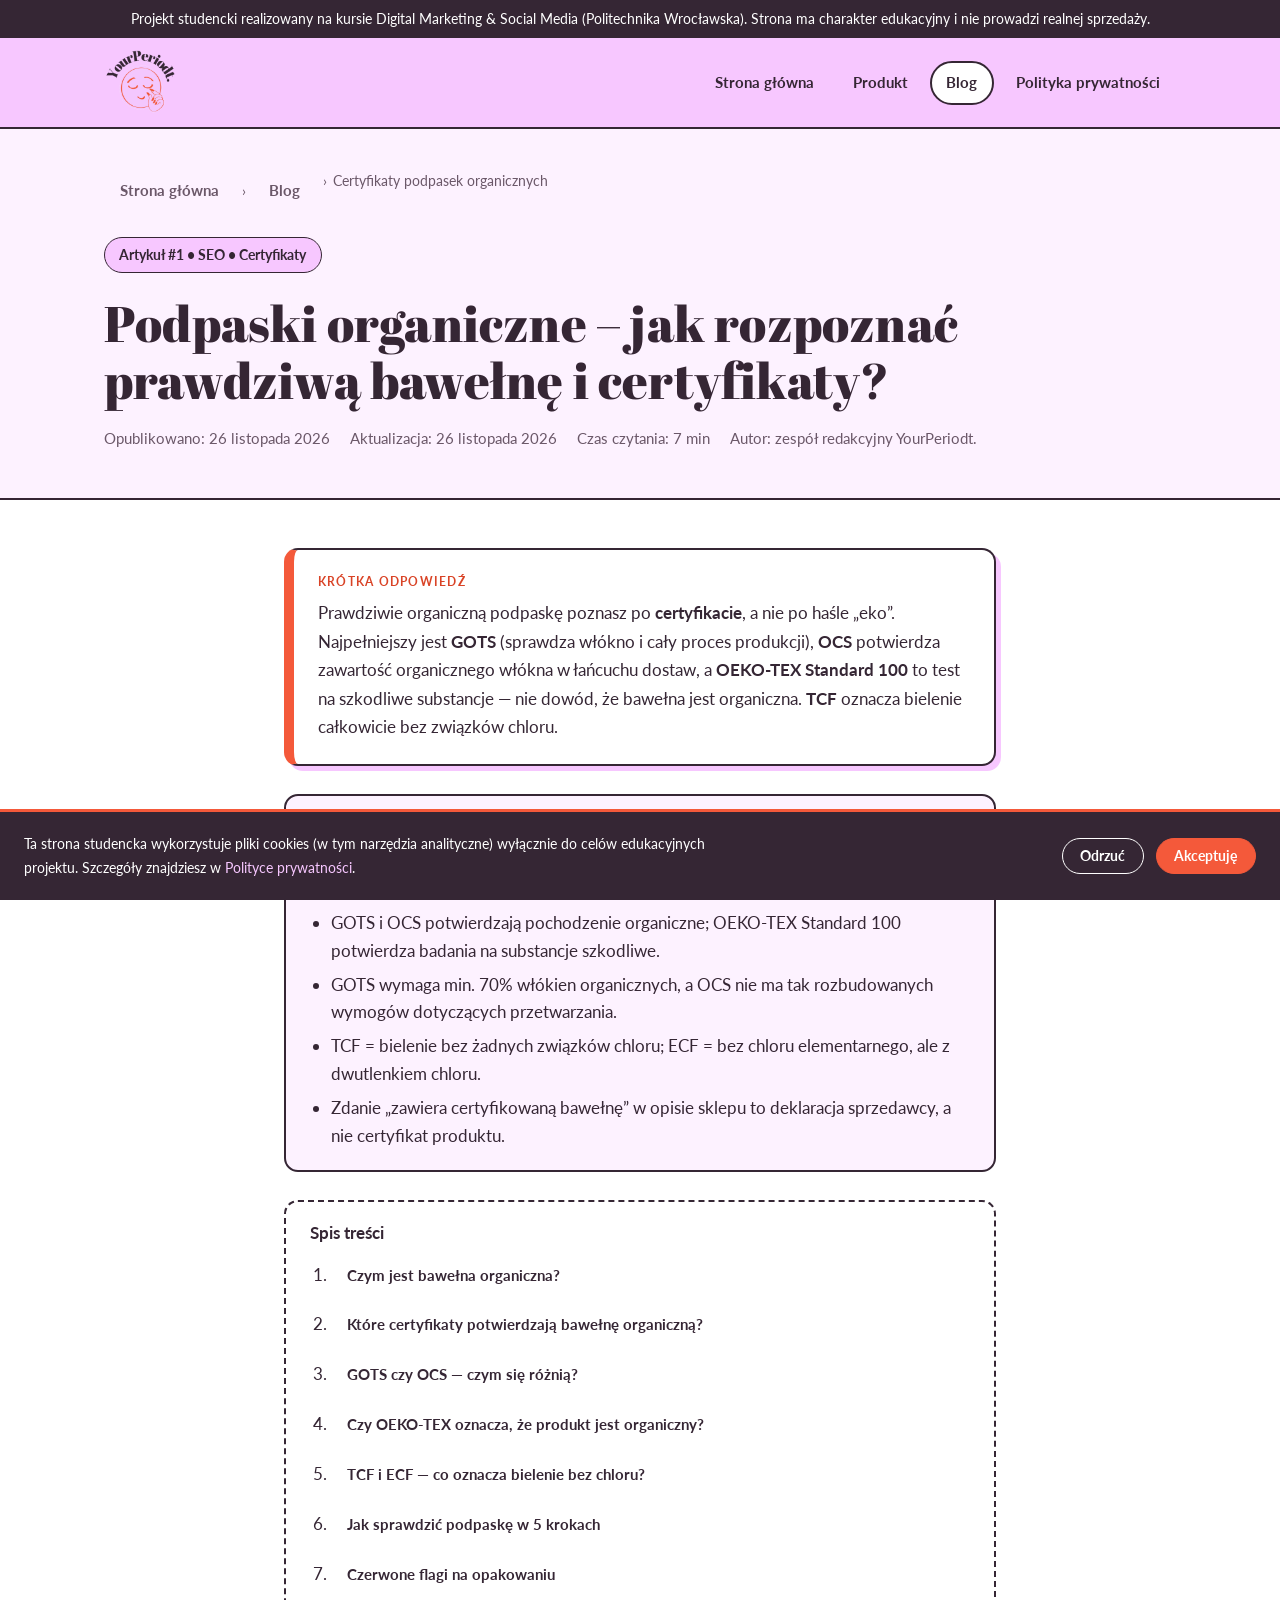
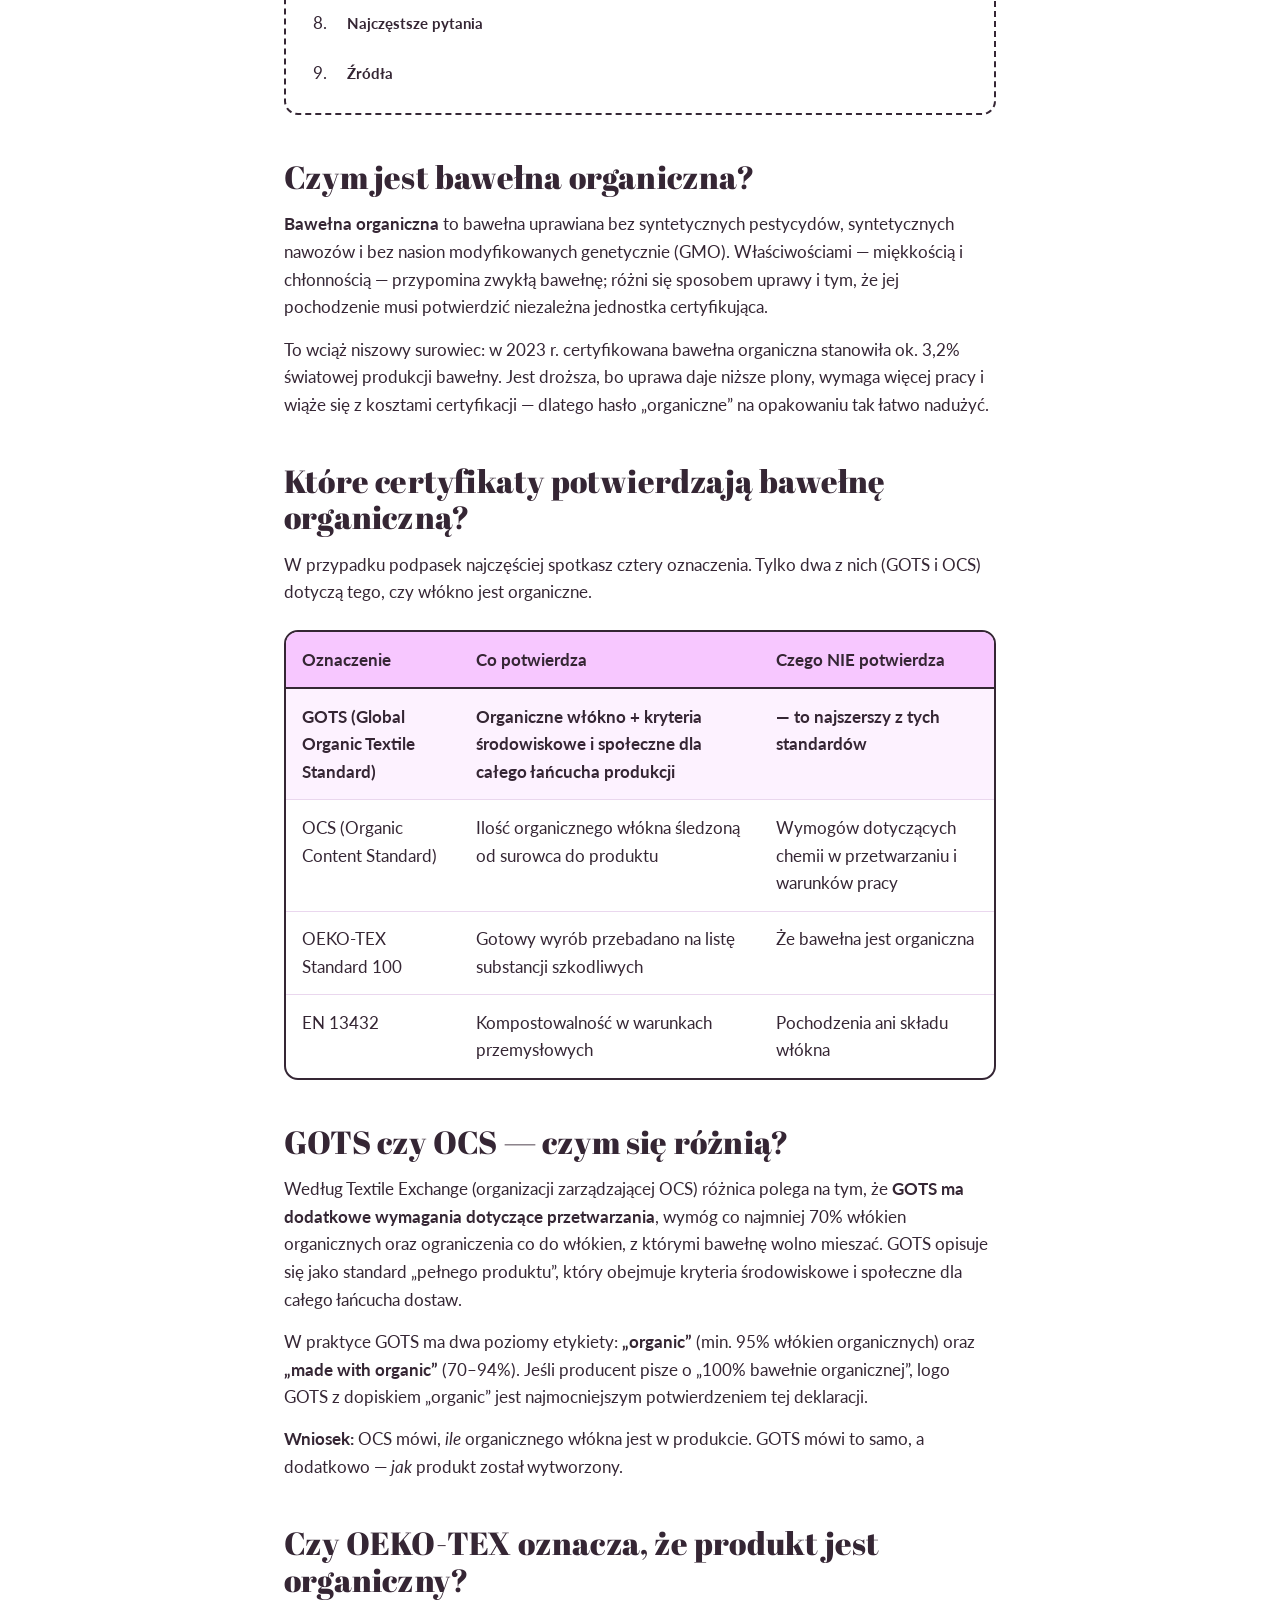
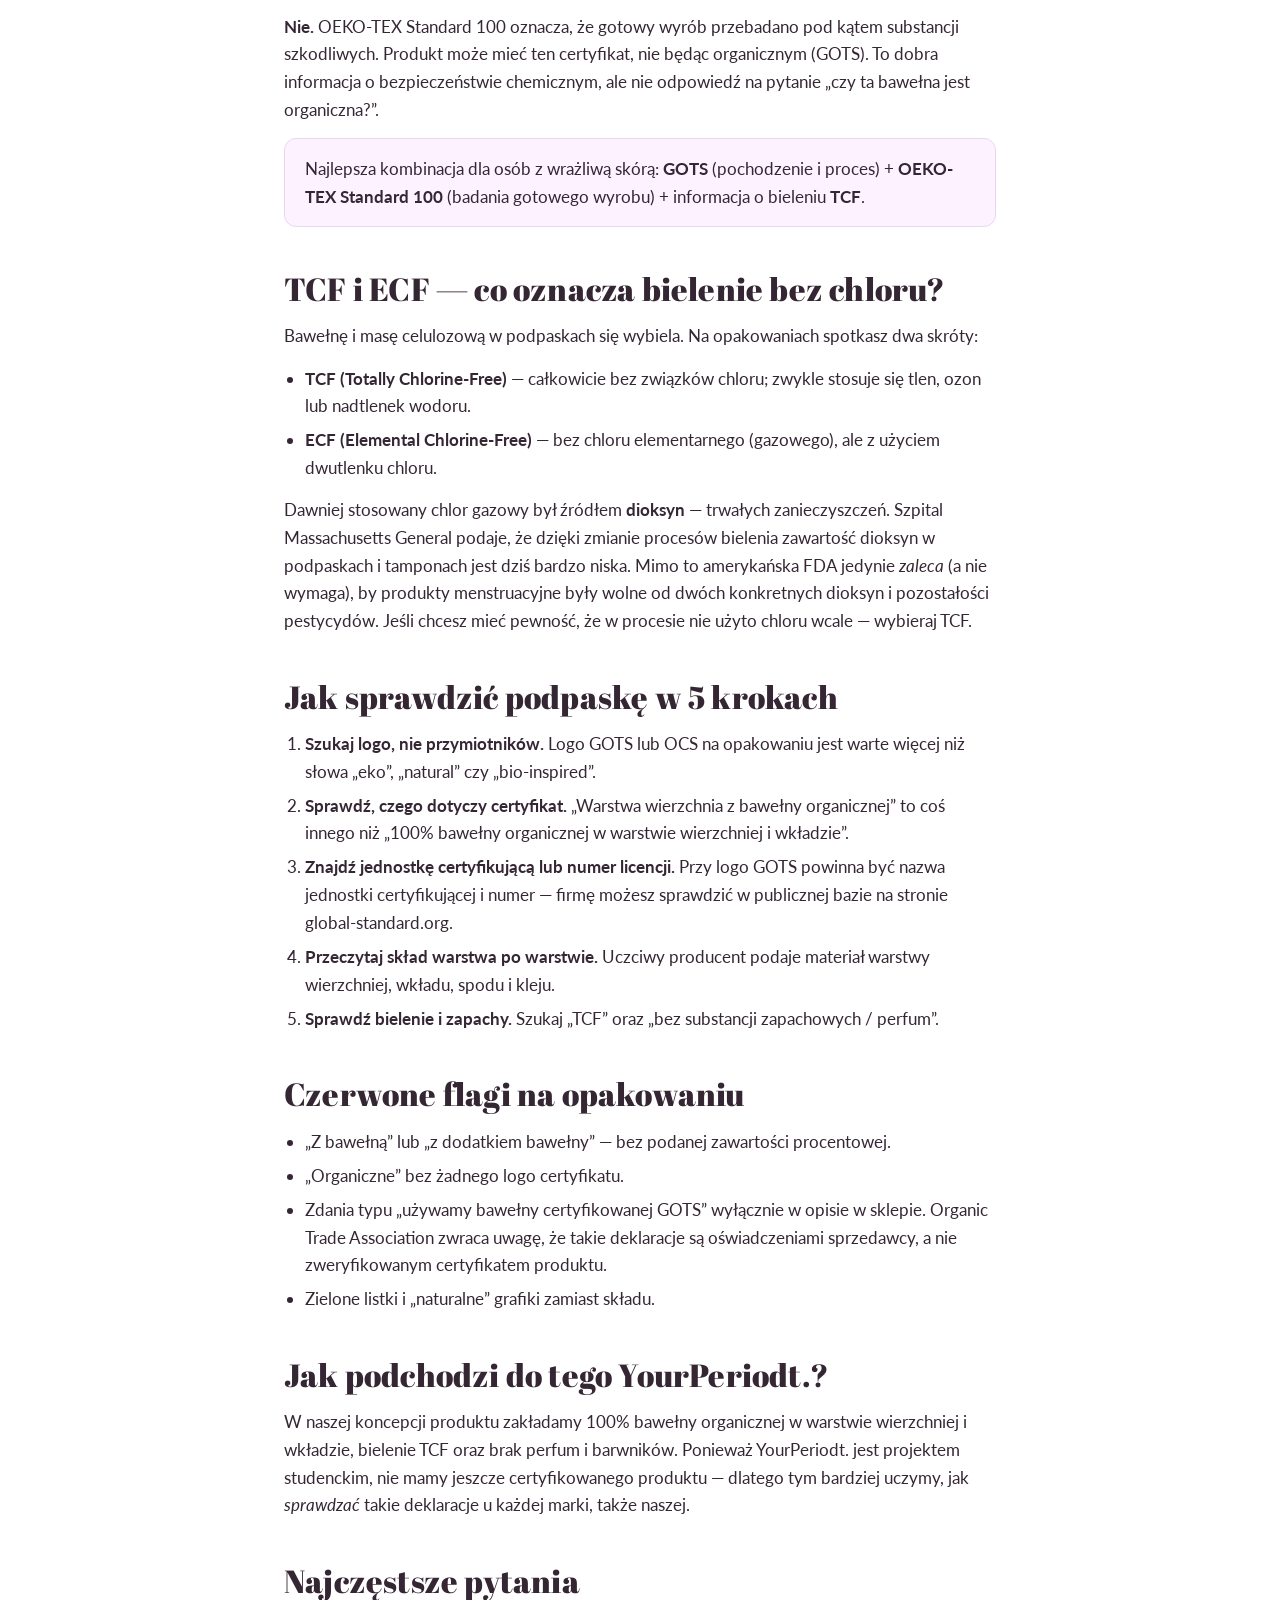
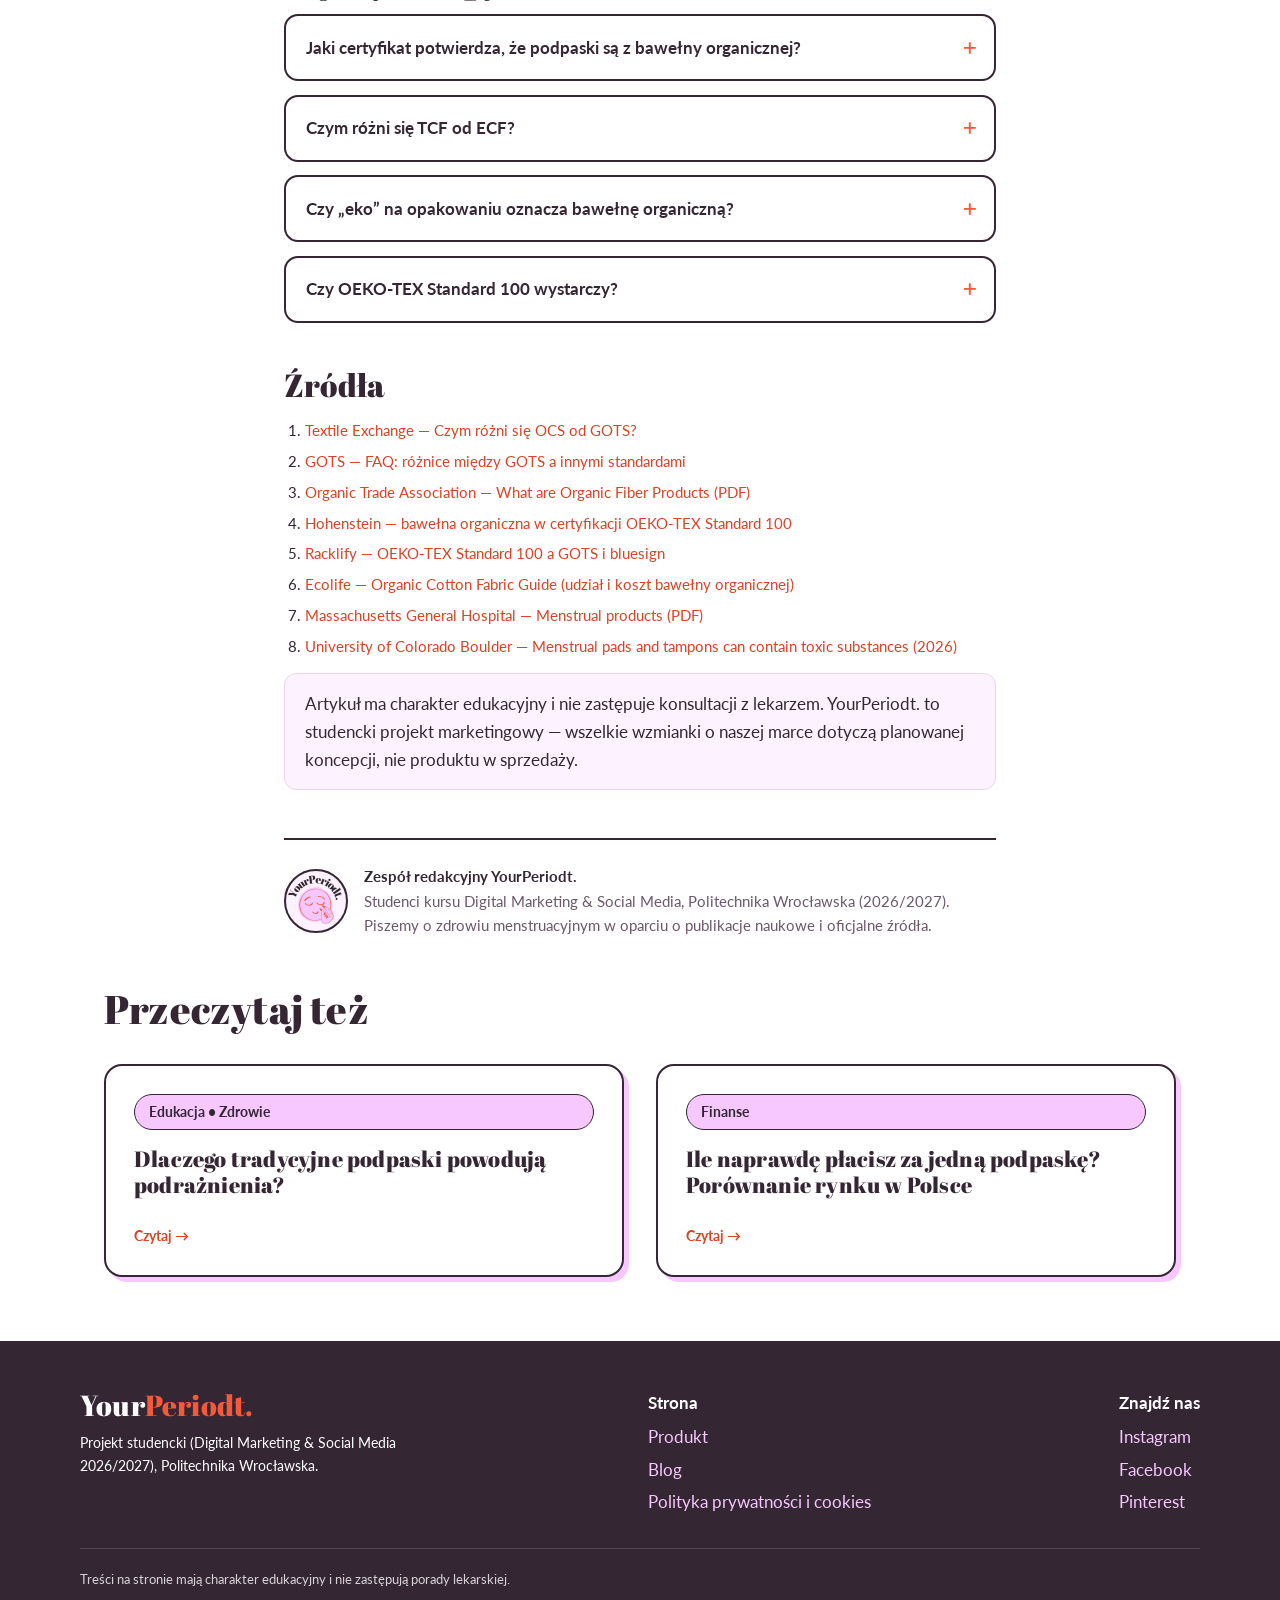
<file: podpaski-organiczne-certyfikaty.html>
<!DOCTYPE html>
<html lang="pl">
<head>
  <meta charset="UTF-8" />
  <meta name="viewport" content="width=device-width, initial-scale=1.0" />
  <title>Podpaski organiczne: GOTS, OCS, OEKO-TEX, TCF – jak sprawdzić certyfikat? | YourPeriodt.</title>
  <meta name="description" content="Jak odróżnić prawdziwe podpaski z bawełny organicznej od „eko” marketingu? Wyjaśniamy GOTS, OCS, OEKO-TEX Standard 100 oraz bielenie TCF i ECF. Lista kontrolna w 5 krokach." />
  <link rel="canonical" href="https://kacper945.github.io/yourperiodt./podpaski-organiczne-certyfikaty.html" />
  <meta name="robots" content="index, follow, max-snippet:-1, max-image-preview:large" />
  <meta name="author" content="Zespół redakcyjny YourPeriodt." />
  <meta property="og:type" content="article" />
  <meta property="og:locale" content="pl_PL" />
  <meta property="og:site_name" content="YourPeriodt." />
  <meta property="og:title" content="Podpaski organiczne – jak rozpoznać prawdziwą bawełnę i certyfikaty?" />
  <meta property="og:description" content="Jak odróżnić prawdziwe podpaski z bawełny organicznej od „eko” marketingu? Wyjaśniamy GOTS, OCS, OEKO-TEX Standard 100 oraz bielenie TCF i ECF. Lista kontrolna w 5 krokach." />
  <meta property="og:url" content="https://kacper945.github.io/yourperiodt./podpaski-organiczne-certyfikaty.html" />
  <meta property="og:image" content="https://kacper945.github.io/yourperiodt./logo.png" />
  <meta property="article:published_time" content="2026-11-26" />
  <meta property="article:modified_time" content="2026-11-26" />
  <meta property="article:section" content="Certyfikaty" />
  <meta name="theme-color" content="#f7c7ff" />
  <link rel="icon" type="image/png" href="logo.png" />
  <link rel="alternate" type="text/plain" href="llms.txt" title="LLM-friendly site summary" />
  <link rel="preconnect" href="https://fonts.googleapis.com" />
  <link rel="preconnect" href="https://fonts.gstatic.com" crossorigin />
  <link href="https://fonts.googleapis.com/css2?family=Abril+Fatface&family=Lato:wght@400;700&display=swap" rel="stylesheet" />
  <link rel="stylesheet" href="styles.css" />

  <!-- PRESENTATION NOTE (AI optimisation): BlogPosting + BreadcrumbList + FAQPage structured data.
       Generated from the same content as the visible page, so what bots read = what people read. -->
  <script type="application/ld+json">
{
  "@context": "https://schema.org",
  "@graph": [
    {
      "@type": "BlogPosting",
      "@id": "https://kacper945.github.io/yourperiodt./podpaski-organiczne-certyfikaty.html#article",
      "headline": "Podpaski organiczne – jak rozpoznać prawdziwą bawełnę i certyfikaty?",
      "description": "Jak odróżnić prawdziwe podpaski z bawełny organicznej od „eko” marketingu? Wyjaśniamy GOTS, OCS, OEKO-TEX Standard 100 oraz bielenie TCF i ECF. Lista kontrolna w 5 krokach.",
      "abstract": "Prawdziwie organiczną podpaskę poznasz po certyfikacie, a nie po haśle „eko”. Najpełniejszy jest GOTS (sprawdza włókno i cały proces produkcji), OCS potwierdza zawartość organicznego włókna w łańcuchu dostaw, a OEKO-TEX Standard 100 to test na szkodliwe substancje — nie dowód, że bawełna jest organiczna. TCF oznacza bielenie całkowicie bez związków chloru.",
      "inLanguage": "pl-PL",
      "datePublished": "2026-11-26",
      "dateModified": "2026-11-26",
      "mainEntityOfPage": "https://kacper945.github.io/yourperiodt./podpaski-organiczne-certyfikaty.html",
      "url": "https://kacper945.github.io/yourperiodt./podpaski-organiczne-certyfikaty.html",
      "image": "https://kacper945.github.io/yourperiodt./logo.png",
      "wordCount": 718,
      "keywords": "podpaski organiczne, bawełna organiczna, GOTS, OCS, OEKO-TEX, TCF, ECF, certyfikat podpasek",
      "articleSection": "Certyfikaty",
      "author": {
        "@type": "Organization",
        "name": "Zespół redakcyjny YourPeriodt.",
        "url": "https://kacper945.github.io/yourperiodt./"
      },
      "publisher": {
        "@id": "https://kacper945.github.io/yourperiodt./#org"
      },
      "citation": [
        "https://textileexchange.org/?p=26153",
        "https://global-standard.org/faces",
        "https://ota.com/sites/default/files/legacy/indexed_files/What%20are%20Organic%20Fiber%20Products_2.pdf",
        "https://www.hohenstein.de/en-us/oeko-tex/output-control/standard-100/organic-cotton-certification",
        "https://racklify.com/encyclopedia/oeko-tex-standard-100-versus-gots-and-bluesign-how-they-differ/",
        "https://www.ecolife.com/learn/what-is-organic-cotton-fabric",
        "https://www.massgeneral.org/assets/MGH/pdf/environment-and-health/menstrual-products.pdf",
        "https://www.colorado.edu/asmagazine/2026/02/20/menstrual-pads-and-tampons-can-contain-toxic-substances"
      ],
      "isAccessibleForFree": true
    },
    {
      "@type": "Organization",
      "@id": "https://kacper945.github.io/yourperiodt./#org",
      "name": "YourPeriodt.",
      "url": "https://kacper945.github.io/yourperiodt./",
      "logo": "https://kacper945.github.io/yourperiodt./logo.png"
    },
    {
      "@type": "BreadcrumbList",
      "itemListElement": [
        {
          "@type": "ListItem",
          "position": 1,
          "name": "Strona główna",
          "item": "https://kacper945.github.io/yourperiodt./"
        },
        {
          "@type": "ListItem",
          "position": 2,
          "name": "Blog",
          "item": "https://kacper945.github.io/yourperiodt./blog.html"
        },
        {
          "@type": "ListItem",
          "position": 3,
          "name": "Certyfikaty podpasek organicznych",
          "item": "https://kacper945.github.io/yourperiodt./podpaski-organiczne-certyfikaty.html"
        }
      ]
    },
    {
      "@type": "FAQPage",
      "@id": "https://kacper945.github.io/yourperiodt./podpaski-organiczne-certyfikaty.html#faq",
      "mainEntity": [
        {
          "@type": "Question",
          "name": "Jaki certyfikat potwierdza, że podpaski są z bawełny organicznej?",
          "acceptedAnswer": {
            "@type": "Answer",
            "text": "Najpełniejszy jest GOTS (Global Organic Textile Standard), który sprawdza organiczne włókno i cały proces produkcji. OCS (Organic Content Standard) potwierdza zawartość organicznego włókna. OEKO-TEX Standard 100 nie potwierdza, że bawełna jest organiczna."
          }
        },
        {
          "@type": "Question",
          "name": "Czym różni się TCF od ECF?",
          "acceptedAnswer": {
            "@type": "Answer",
            "text": "TCF (Totally Chlorine-Free) to bielenie całkowicie bez związków chloru. ECF (Elemental Chlorine-Free) oznacza brak chloru elementarnego, ale z użyciem dwutlenku chloru."
          }
        },
        {
          "@type": "Question",
          "name": "Czy „eko” na opakowaniu oznacza bawełnę organiczną?",
          "acceptedAnswer": {
            "@type": "Answer",
            "text": "Nie. Słowa „eko”, „natural” czy „bio” nie są certyfikatem. Szukaj logo GOTS lub OCS z nazwą jednostki certyfikującej."
          }
        },
        {
          "@type": "Question",
          "name": "Czy OEKO-TEX Standard 100 wystarczy?",
          "acceptedAnswer": {
            "@type": "Answer",
            "text": "Potwierdza, że gotowy wyrób przebadano na substancje szkodliwe, ale nie mówi nic o tym, czy bawełna jest organiczna. Najlepiej, gdy idzie w parze z GOTS."
          }
        }
      ]
    }
  ]
}
  </script>
</head>
<body>
  <a href="#main" class="skip-link">Przejdź do treści</a>

  <!-- PRESENTATION NOTE: Mandatory student-project disclosure visible on every page. -->
  <div class="student-banner">
    Projekt studencki realizowany na kursie Digital Marketing &amp; Social Media (Politechnika Wrocławska). Strona ma charakter edukacyjny i nie prowadzi realnej sprzedaży.
  </div>

  <header>
    <div class="nav-container">
      <a href="index.html" class="brand-logo-img" aria-label="YourPeriodt. — strona główna">
        <img src="logo.png" alt="YourPeriodt. Logo" width="500" height="500" />
      </a>
      <nav aria-label="Menu główne">
        <ul>
          <li><a href="index.html">Strona główna</a></li>
          <li><a href="product.html">Produkt</a></li>
          <li><a href="blog.html" class="active">Blog</a></li>
          <li><a href="privacy.html">Polityka prywatności</a></li>
        </ul>
      </nav>
    </div>
  </header>

  <main id="main">
    <div class="article-header">
      <div class="container">
        <nav class="breadcrumbs" aria-label="Okruszki">
          <ol>
            <li><a href="index.html">Strona główna</a></li>
            <li><a href="blog.html">Blog</a></li>
            <li aria-current="page">Certyfikaty podpasek organicznych</li>
          </ol>
        </nav>
        <span class="price-badge">Artykuł #1 • SEO • Certyfikaty</span>
        <h1>Podpaski organiczne – jak rozpoznać prawdziwą bawełnę i certyfikaty?</h1>
        <div class="article-meta">
          <span>Opublikowano: <time datetime="2026-11-26">26 listopada 2026</time></span>
          <span>Aktualizacja: <time datetime="2026-11-26">26 listopada 2026</time></span>
          <span>Czas czytania: 7 min</span>
          <span>Autor: zespół redakcyjny YourPeriodt.</span>
        </div>
      </div>
    </div>

    <article class="article">
      <!-- PRESENTATION NOTE (AI optimisation): "Answer-first" block. A 40–70 word, self-contained answer
           to the title question — the passage AI assistants are most likely to quote. -->
      <div class="tldr">
        <span class="label">Krótka odpowiedź</span>
        <p>Prawdziwie organiczną podpaskę poznasz po <strong>certyfikacie</strong>, a nie po haśle „eko”. Najpełniejszy jest <strong>GOTS</strong> (sprawdza włókno i cały proces produkcji), <strong>OCS</strong> potwierdza zawartość organicznego włókna w łańcuchu dostaw, a <strong>OEKO-TEX Standard 100</strong> to test na szkodliwe substancje — nie dowód, że bawełna jest organiczna. <strong>TCF</strong> oznacza bielenie całkowicie bez związków chloru.</p>
      </div>

      <!-- PRESENTATION NOTE (AI optimisation): Key facts as a plain list = easy to extract as bullet points. -->
      <section class="key-facts" aria-labelledby="fakty">
        <h2 id="fakty">Najważniejsze fakty</h2>
        <ul>
          <li>Bawełna organiczna to bawełna uprawiana bez syntetycznych pestycydów, syntetycznych nawozów i nasion GMO.</li>
          <li>GOTS i OCS potwierdzają pochodzenie organiczne; OEKO-TEX Standard 100 potwierdza badania na substancje szkodliwe.</li>
          <li>GOTS wymaga min. 70% włókien organicznych, a OCS nie ma tak rozbudowanych wymogów dotyczących przetwarzania.</li>
          <li>TCF = bielenie bez żadnych związków chloru; ECF = bez chloru elementarnego, ale z dwutlenkiem chloru.</li>
          <li>Zdanie „zawiera certyfikowaną bawełnę” w opisie sklepu to deklaracja sprzedawcy, a nie certyfikat produktu.</li>
        </ul>
      </section>

      <nav class="toc" aria-label="Spis treści">
        <strong>Spis treści</strong>
        <ol>
          <li><a href="#czym-jest">Czym jest bawełna organiczna?</a></li>
          <li><a href="#certyfikaty">Które certyfikaty potwierdzają bawełnę organiczną?</a></li>
          <li><a href="#gots-ocs">GOTS czy OCS — czym się różnią?</a></li>
          <li><a href="#oeko-tex">Czy OEKO-TEX oznacza, że produkt jest organiczny?</a></li>
          <li><a href="#tcf-ecf">TCF i ECF — co oznacza bielenie bez chloru?</a></li>
          <li><a href="#jak-sprawdzic">Jak sprawdzić podpaskę w 5 krokach</a></li>
          <li><a href="#czerwone-flagi">Czerwone flagi na opakowaniu</a></li>
          <li><a href="#faq">Najczęstsze pytania</a></li>
          <li><a href="#zrodla">Źródła</a></li>
        </ol>
      </nav>

      <h2 id="czym-jest">Czym jest bawełna organiczna?</h2>
      <p><strong>Bawełna organiczna</strong> to bawełna uprawiana bez syntetycznych pestycydów, syntetycznych nawozów i bez nasion modyfikowanych genetycznie (GMO). Właściwościami — miękkością i chłonnością — przypomina zwykłą bawełnę; różni się sposobem uprawy i tym, że jej pochodzenie musi potwierdzić niezależna jednostka certyfikująca.</p>
      <p>To wciąż niszowy surowiec: w 2023 r. certyfikowana bawełna organiczna stanowiła ok. 3,2% światowej produkcji bawełny. Jest droższa, bo uprawa daje niższe plony, wymaga więcej pracy i wiąże się z kosztami certyfikacji — dlatego hasło „organiczne” na opakowaniu tak łatwo nadużyć.</p>

      <h2 id="certyfikaty">Które certyfikaty potwierdzają bawełnę organiczną?</h2>
      <p>W przypadku podpasek najczęściej spotkasz cztery oznaczenia. Tylko dwa z nich (GOTS i OCS) dotyczą tego, czy włókno jest organiczne.</p>
      <div class="table-wrap">
        <table class="comparison-table">
          <thead>
            <tr><th scope="col">Oznaczenie</th><th scope="col">Co potwierdza</th><th scope="col">Czego NIE potwierdza</th></tr>
          </thead>
          <tbody>
            <tr class="highlight-row"><td>GOTS (Global Organic Textile Standard)</td><td>Organiczne włókno + kryteria środowiskowe i społeczne dla całego łańcucha produkcji</td><td>—  to najszerszy z tych standardów</td></tr>
            <tr><td>OCS (Organic Content Standard)</td><td>Ilość organicznego włókna śledzoną od surowca do produktu</td><td>Wymogów dotyczących chemii w przetwarzaniu i warunków pracy</td></tr>
            <tr><td>OEKO-TEX Standard 100</td><td>Gotowy wyrób przebadano na listę substancji szkodliwych</td><td>Że bawełna jest organiczna</td></tr>
            <tr><td>EN 13432</td><td>Kompostowalność w warunkach przemysłowych</td><td>Pochodzenia ani składu włókna</td></tr>
          </tbody>
        </table>
      </div>

      <h2 id="gots-ocs">GOTS czy OCS — czym się różnią?</h2>
      <p>Według Textile Exchange (organizacji zarządzającej OCS) różnica polega na tym, że <strong>GOTS ma dodatkowe wymagania dotyczące przetwarzania</strong>, wymóg co najmniej 70% włókien organicznych oraz ograniczenia co do włókien, z którymi bawełnę wolno mieszać. GOTS opisuje się jako standard „pełnego produktu”, który obejmuje kryteria środowiskowe i społeczne dla całego łańcucha dostaw.</p>
      <p>W praktyce GOTS ma dwa poziomy etykiety: <strong>„organic”</strong> (min. 95% włókien organicznych) oraz <strong>„made with organic”</strong> (70–94%). Jeśli producent pisze o „100% bawełnie organicznej”, logo GOTS z dopiskiem „organic” jest najmocniejszym potwierdzeniem tej deklaracji.</p>
      <p><strong>Wniosek:</strong> OCS mówi, <em>ile</em> organicznego włókna jest w produkcie. GOTS mówi to samo, a dodatkowo — <em>jak</em> produkt został wytworzony.</p>

      <h2 id="oeko-tex">Czy OEKO-TEX oznacza, że produkt jest organiczny?</h2>
      <p><strong>Nie.</strong> OEKO-TEX Standard 100 oznacza, że gotowy wyrób przebadano pod kątem substancji szkodliwych. Produkt może mieć ten certyfikat, nie będąc organicznym (GOTS). To dobra informacja o bezpieczeństwie chemicznym, ale nie odpowiedź na pytanie „czy ta bawełna jest organiczna?”.</p>
      <p class="callout">Najlepsza kombinacja dla osób z wrażliwą skórą: <strong>GOTS</strong> (pochodzenie i proces) + <strong>OEKO-TEX Standard 100</strong> (badania gotowego wyrobu) + informacja o bieleniu <strong>TCF</strong>.</p>

      <h2 id="tcf-ecf">TCF i ECF — co oznacza bielenie bez chloru?</h2>
      <p>Bawełnę i masę celulozową w podpaskach się wybiela. Na opakowaniach spotkasz dwa skróty:</p>
      <ul>
        <li><strong>TCF (Totally Chlorine-Free)</strong> — całkowicie bez związków chloru; zwykle stosuje się tlen, ozon lub nadtlenek wodoru.</li>
        <li><strong>ECF (Elemental Chlorine-Free)</strong> — bez chloru elementarnego (gazowego), ale z użyciem dwutlenku chloru.</li>
      </ul>
      <p>Dawniej stosowany chlor gazowy był źródłem <strong>dioksyn</strong> — trwałych zanieczyszczeń. Szpital Massachusetts General podaje, że dzięki zmianie procesów bielenia zawartość dioksyn w podpaskach i tamponach jest dziś bardzo niska. Mimo to amerykańska FDA jedynie <em>zaleca</em> (a nie wymaga), by produkty menstruacyjne były wolne od dwóch konkretnych dioksyn i pozostałości pestycydów. Jeśli chcesz mieć pewność, że w procesie nie użyto chloru wcale — wybieraj TCF.</p>

      <h2 id="jak-sprawdzic">Jak sprawdzić podpaskę w 5 krokach</h2>
      <ol>
        <li><strong>Szukaj logo, nie przymiotników.</strong> Logo GOTS lub OCS na opakowaniu jest warte więcej niż słowa „eko”, „natural” czy „bio-inspired”.</li>
        <li><strong>Sprawdź, czego dotyczy certyfikat.</strong> „Warstwa wierzchnia z bawełny organicznej” to coś innego niż „100% bawełny organicznej w warstwie wierzchniej i wkładzie”.</li>
        <li><strong>Znajdź jednostkę certyfikującą lub numer licencji.</strong> Przy logo GOTS powinna być nazwa jednostki certyfikującej i numer — firmę możesz sprawdzić w publicznej bazie na stronie global-standard.org.</li>
        <li><strong>Przeczytaj skład warstwa po warstwie.</strong> Uczciwy producent podaje materiał warstwy wierzchniej, wkładu, spodu i kleju.</li>
        <li><strong>Sprawdź bielenie i zapachy.</strong> Szukaj „TCF” oraz „bez substancji zapachowych / perfum”.</li>
      </ol>

      <h2 id="czerwone-flagi">Czerwone flagi na opakowaniu</h2>
      <ul>
        <li>„Z bawełną” lub „z dodatkiem bawełny” — bez podanej zawartości procentowej.</li>
        <li>„Organiczne” bez żadnego logo certyfikatu.</li>
        <li>Zdania typu „używamy bawełny certyfikowanej GOTS” wyłącznie w opisie w sklepie. Organic Trade Association zwraca uwagę, że takie deklaracje są oświadczeniami sprzedawcy, a nie zweryfikowanym certyfikatem produktu.</li>
        <li>Zielone listki i „naturalne” grafiki zamiast składu.</li>
      </ul>

      <h2 id="yourperiodt">Jak podchodzi do tego YourPeriodt.?</h2>
      <p>W naszej koncepcji produktu zakładamy 100% bawełny organicznej w warstwie wierzchniej i wkładzie, bielenie TCF oraz brak perfum i barwników. Ponieważ YourPeriodt. jest projektem studenckim, nie mamy jeszcze certyfikowanego produktu — dlatego tym bardziej uczymy, jak <em>sprawdzać</em> takie deklaracje u każdej marki, także naszej.</p>


      <!-- PRESENTATION NOTE (AI optimisation): Question-shaped FAQ mirrors the FAQPage JSON-LD. -->
      <section class="faq" aria-labelledby="faq">
        <h2 id="faq">Najczęstsze pytania</h2>
      <details>
        <summary>Jaki certyfikat potwierdza, że podpaski są z bawełny organicznej?</summary>
        <div class="answer"><p>Najpełniejszy jest GOTS (Global Organic Textile Standard), który sprawdza organiczne włókno i cały proces produkcji. OCS (Organic Content Standard) potwierdza zawartość organicznego włókna. OEKO-TEX Standard 100 nie potwierdza, że bawełna jest organiczna.</p></div>
      </details>
      <details>
        <summary>Czym różni się TCF od ECF?</summary>
        <div class="answer"><p>TCF (Totally Chlorine-Free) to bielenie całkowicie bez związków chloru. ECF (Elemental Chlorine-Free) oznacza brak chloru elementarnego, ale z użyciem dwutlenku chloru.</p></div>
      </details>
      <details>
        <summary>Czy „eko” na opakowaniu oznacza bawełnę organiczną?</summary>
        <div class="answer"><p>Nie. Słowa „eko”, „natural” czy „bio” nie są certyfikatem. Szukaj logo GOTS lub OCS z nazwą jednostki certyfikującej.</p></div>
      </details>
      <details>
        <summary>Czy OEKO-TEX Standard 100 wystarczy?</summary>
        <div class="answer"><p>Potwierdza, że gotowy wyrób przebadano na substancje szkodliwe, ale nie mówi nic o tym, czy bawełna jest organiczna. Najlepiej, gdy idzie w parze z GOTS.</p></div>
      </details>
      </section>

      <!-- PRESENTATION NOTE (AI optimisation): Outbound citations to primary sources raise trust (E-E-A-T)
           and let AI engines verify our claims. -->
      <section aria-labelledby="zrodla">
        <h2 id="zrodla">Źródła</h2>
        <ol class="sources">
        <li><a href="https://textileexchange.org/?p=26153" target="_blank" rel="noopener">Textile Exchange — Czym różni się OCS od GOTS?</a></li>
        <li><a href="https://global-standard.org/faces" target="_blank" rel="noopener">GOTS — FAQ: różnice między GOTS a innymi standardami</a></li>
        <li><a href="https://ota.com/sites/default/files/legacy/indexed_files/What%20are%20Organic%20Fiber%20Products_2.pdf" target="_blank" rel="noopener">Organic Trade Association — What are Organic Fiber Products (PDF)</a></li>
        <li><a href="https://www.hohenstein.de/en-us/oeko-tex/output-control/standard-100/organic-cotton-certification" target="_blank" rel="noopener">Hohenstein — bawełna organiczna w certyfikacji OEKO-TEX Standard 100</a></li>
        <li><a href="https://racklify.com/encyclopedia/oeko-tex-standard-100-versus-gots-and-bluesign-how-they-differ/" target="_blank" rel="noopener">Racklify — OEKO-TEX Standard 100 a GOTS i bluesign</a></li>
        <li><a href="https://www.ecolife.com/learn/what-is-organic-cotton-fabric" target="_blank" rel="noopener">Ecolife — Organic Cotton Fabric Guide (udział i koszt bawełny organicznej)</a></li>
        <li><a href="https://www.massgeneral.org/assets/MGH/pdf/environment-and-health/menstrual-products.pdf" target="_blank" rel="noopener">Massachusetts General Hospital — Menstrual products (PDF)</a></li>
        <li><a href="https://www.colorado.edu/asmagazine/2026/02/20/menstrual-pads-and-tampons-can-contain-toxic-substances" target="_blank" rel="noopener">University of Colorado Boulder — Menstrual pads and tampons can contain toxic substances (2026)</a></li>
        </ol>
        <p class="callout">Artykuł ma charakter edukacyjny i nie zastępuje konsultacji z lekarzem. YourPeriodt. to studencki projekt marketingowy — wszelkie wzmianki o naszej marce dotyczą planowanej koncepcji, nie produktu w sprzedaży.</p>
      </section>

      <div class="author-box">
        <img src="logo.png" alt="" width="64" height="64" />
        <p><strong>Zespół redakcyjny YourPeriodt.</strong><br />Studenci kursu Digital Marketing &amp; Social Media, Politechnika Wrocławska (2026/2027). Piszemy o zdrowiu menstruacyjnym w oparciu o publikacje naukowe i oficjalne źródła.</p>
      </div>
    </article>

    <section class="related" aria-label="Przeczytaj też">
      <h2>Przeczytaj też</h2>
      <div class="grid-2">
      <article class="card post-card">
        <span class="price-badge">Edukacja • Zdrowie</span>
        <h3><a class="stretched" href="dlaczego-podpaski-podrazniaja.html">Dlaczego tradycyjne podpaski powodują podrażnienia?</a></h3>
        <span class="meta"><span class="read">Czytaj →</span></span>
      </article>
      <article class="card post-card">
        <span class="price-badge">Finanse</span>
        <h3><a class="stretched" href="ile-kosztuje-podpaska.html">Ile naprawdę płacisz za jedną podpaskę? Porównanie rynku w Polsce</a></h3>
        <span class="meta"><span class="read">Czytaj →</span></span>
      </article>
      </div>
    </section>
  </main>

  <footer>
    <div class="footer-inner">
      <div>
        <div class="brand-logo" style="color: #ffffff;">Your<span>Periodt.</span></div>
        <p style="margin-top: 0.5rem; font-size: 0.9rem; max-width: 320px;">Projekt studencki (Digital Marketing &amp; Social Media 2026/2027), Politechnika Wrocławska.</p>
      </div>
      <div>
        <strong>Strona</strong>
        <ul style="margin-top:0.4rem">
          <li><a href="product.html">Produkt</a></li>
          <li><a href="blog.html">Blog</a></li>
          <li><a href="privacy.html">Polityka prywatności i cookies</a></li>
        </ul>
      </div>
      <div>
        <strong>Znajdź nas</strong>
        <ul style="margin-top:0.4rem">
          <li><a href="https://www.instagram.com/your_periodt/" target="_blank" rel="noopener">Instagram</a></li>
          <li><a href="https://www.facebook.com/people/YourPeriodt/61596752787136/" target="_blank" rel="noopener">Facebook</a></li>
          <li><a href="https://pl.pinterest.com/your_periodt/" target="_blank" rel="noopener">Pinterest</a></li>
        </ul>
      </div>
    </div>
    <p class="footer-small">Treści na stronie mają charakter edukacyjny i nie zastępują porady lekarskiej.</p>
  </footer>

  <!-- PRESENTATION NOTE: GDPR cookie consent banner. -->
  <div id="cookie-banner" class="cookie-banner" role="dialog" aria-label="Informacja o plikach cookies">
    <p>
      Ta strona studencka wykorzystuje pliki cookies (w tym narzędzia analityczne) wyłącznie do celów edukacyjnych projektu. Szczegóły znajdziesz w <a href="privacy.html">Polityce prywatności</a>.
    </p>
    <div class="cookie-actions">
      <button id="cookie-decline" class="cookie-btn cookie-decline">Odrzuć</button>
      <button id="cookie-accept" class="cookie-btn cookie-accept">Akceptuję</button>
    </div>
  </div>

  <script src="script.js"></script>
</body>
</html>
</file>
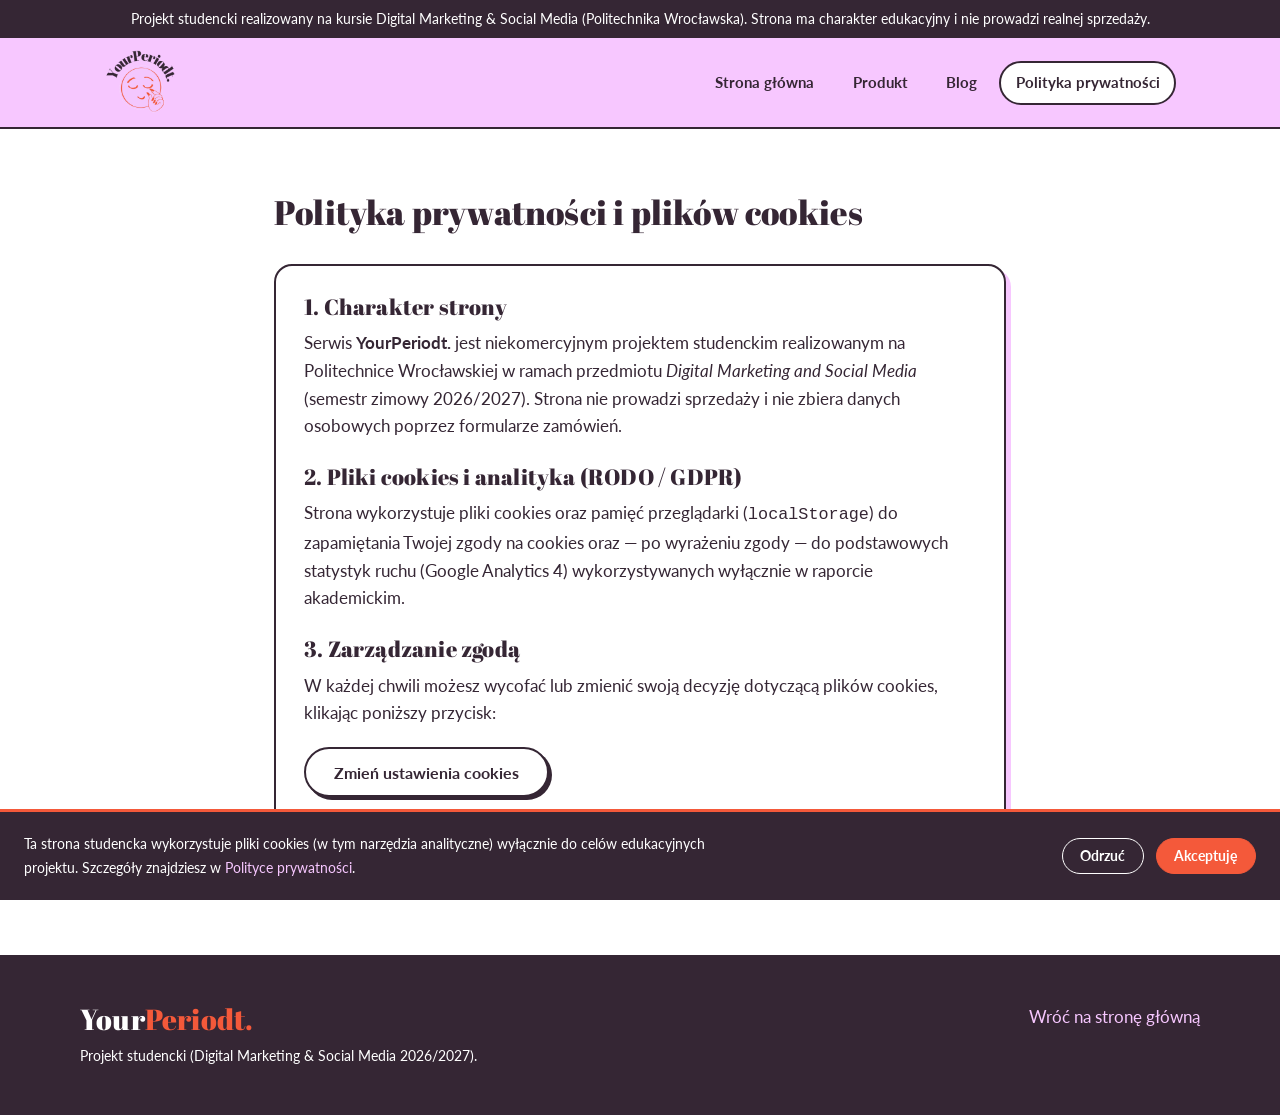
<file: privacy.html>
<!DOCTYPE html>
<html lang="pl">
<head>
  <meta charset="UTF-8" />
  <meta name="viewport" content="width=device-width, initial-scale=1.0" />
  <!-- PRESENTATION NOTE: Dedicated GDPR/RODO policy page required for Legal PESTEL and Section 8 compliance. -->
  <title>Polityka prywatności i cookies | YourPeriodt.</title>
  <link rel="preconnect" href="https://fonts.googleapis.com" />
  <link rel="preconnect" href="https://fonts.gstatic.com" crossorigin />
  <link href="https://fonts.googleapis.com/css2?family=Abril+Fatface&family=Lato:wght@400;700&display=swap" rel="stylesheet" />
  <link rel="stylesheet" href="styles.css" />
</head>
<body>
  <div class="student-banner">
    Projekt studencki realizowany na kursie Digital Marketing &amp; Social Media (Politechnika Wrocławska). Strona ma charakter edukacyjny i nie prowadzi realnej sprzedaży.
  </div>

  <header>
    <div class="nav-container">
      <a href="index.html" class="brand-logo-img">
        <img src="logo.png" alt="YourPeriodt. Logo" style="height: 60px; display: block;" />
      </a>
      <nav>
        <ul>
          <li><a href="index.html">Strona główna</a></li>
          <li><a href="product.html">Produkt</a></li>
          <li><a href="blog.html">Blog</a></li>
          <li><a href="privacy.html" class="active">Polityka prywatności</a></li>
        </ul>
      </nav>
    </div>
  </header>

  <main class="container" style="max-width: 780px;">
    <h1>Polityka prywatności i plików cookies</h1>

    <div class="card" style="margin-top: 2rem;">
      <h3>1. Charakter strony</h3>
      <p>
        Serwis <strong>YourPeriodt.</strong> jest niekomercyjnym projektem studenckim realizowanym na Politechnice Wrocławskiej w ramach przedmiotu <em>Digital Marketing and Social Media</em> (semestr zimowy 2026/2027). Strona nie prowadzi sprzedaży i nie zbiera danych osobowych poprzez formularze zamówień.
      </p>

      <h3 style="margin-top: 1.5rem;">2. Pliki cookies i analityka (RODO / GDPR)</h3>
      <p>
        Strona wykorzystuje pliki cookies oraz pamięć przeglądarki (<code>localStorage</code>) do zapamiętania Twojej zgody na cookies oraz — po wyrażeniu zgody — do podstawowych statystyk ruchu (Google Analytics 4) wykorzystywanych wyłącznie w raporcie akademickim.
      </p>

      <h3 style="margin-top: 1.5rem;">3. Zarządzanie zgodą</h3>
      <p style="margin-bottom: 1.25rem;">
        W każdej chwili możesz wycofać lub zmienić swoją decyzję dotyczącą plików cookies, klikając poniższy przycisk:
      </p>
      <button class="btn btn-secondary" onclick="resetCookieConsent()">Zmień ustawienia cookies</button>
    </div>
  </main>

  <footer>
    <div class="footer-inner">
      <div>
        <div class="brand-logo" style="color: #ffffff;">Your<span>Periodt.</span></div>
        <p style="margin-top: 0.5rem; font-size: 0.9rem;">Projekt studencki (Digital Marketing &amp; Social Media 2026/2027).</p>
      </div>
      <div>
        <a href="index.html">Wróć na stronę główną</a>
      </div>
    </div>
  </footer>

  <div id="cookie-banner" class="cookie-banner" role="dialog" aria-label="Informacja o plikach cookies">
    <p>
      Ta strona studencka wykorzystuje pliki cookies (w tym narzędzia analityczne) wyłącznie do celów edukacyjnych projektu. Szczegóły znajdziesz w <a href="privacy.html">Polityce prywatności</a>.
    </p>
    <div class="cookie-actions">
      <button id="cookie-decline" class="cookie-btn cookie-decline">Odrzuć</button>
      <button id="cookie-accept" class="cookie-btn cookie-accept">Akceptuję</button>
    </div>
  </div>

  <script src="script.js"></script>
</body>

</html>
</file>
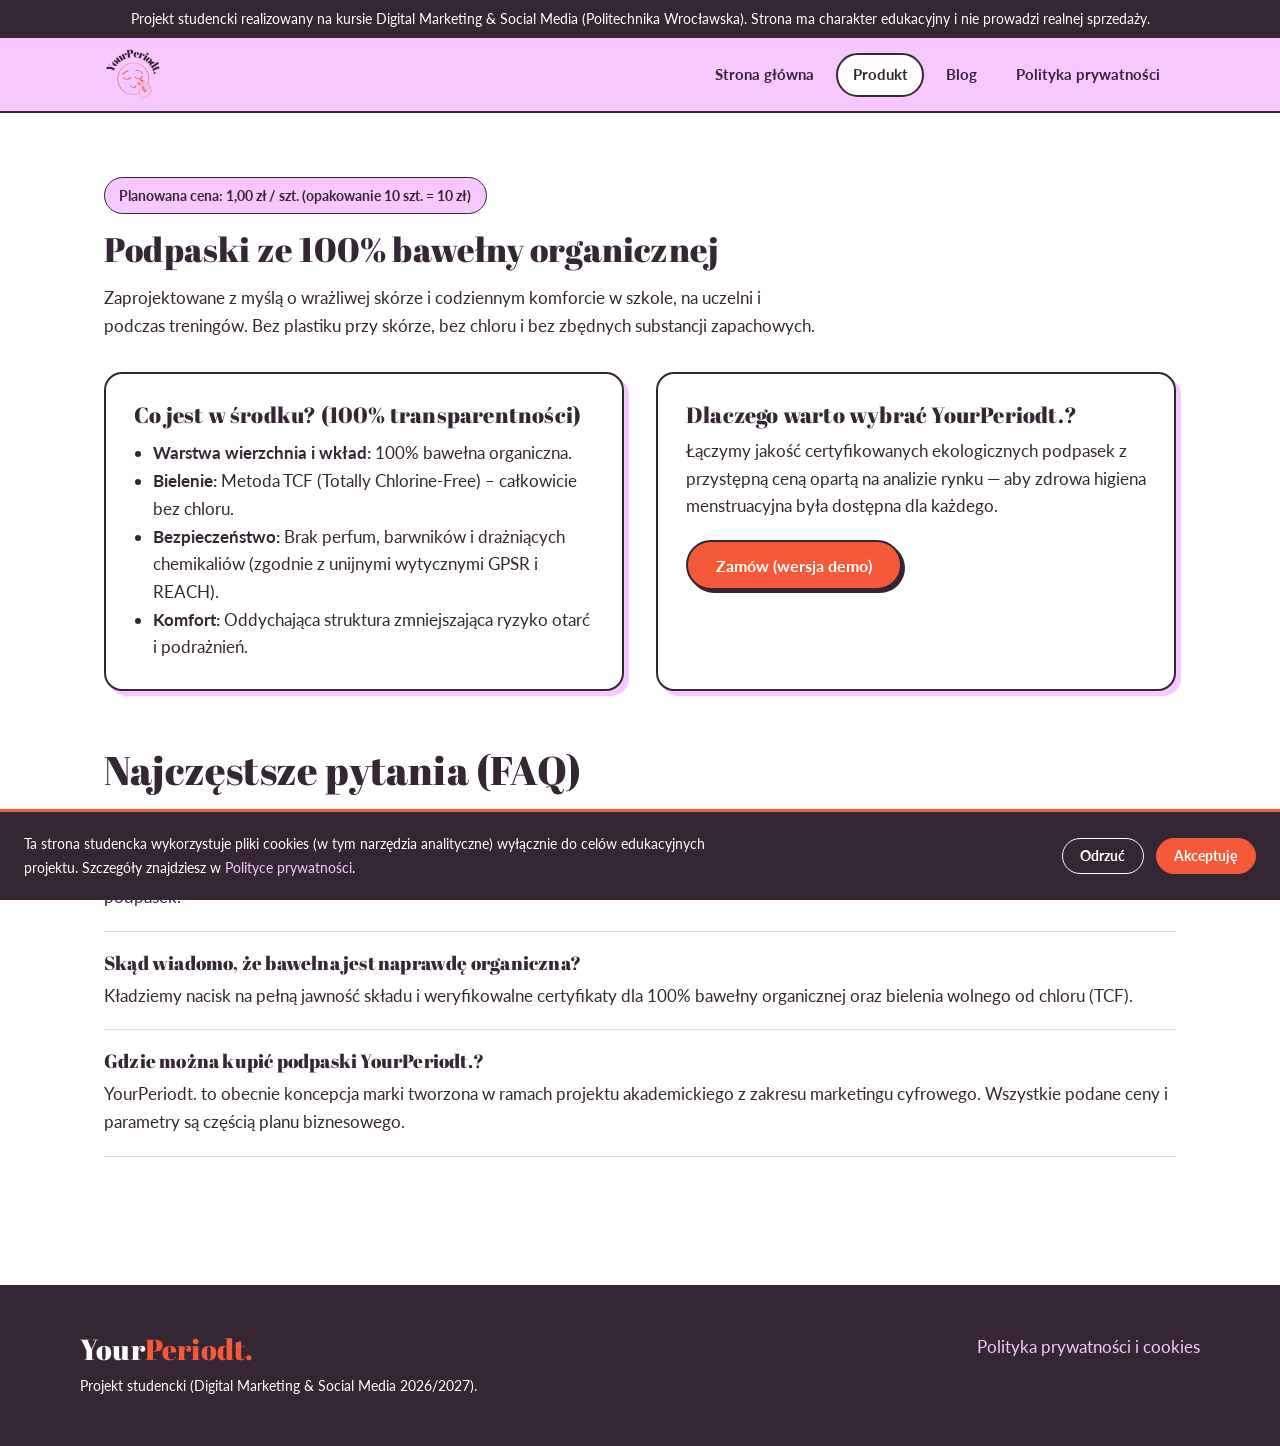
<file: product.html>
<!DOCTYPE html>
<html lang="pl">
<head>
  <meta charset="UTF-8" />
  <meta name="viewport" content="width=device-width, initial-scale=1.0" />
  <!-- PRESENTATION NOTE: Product page optimized for "podpaski z organicznej bawełny" and "tanie podpaski". -->
  <title>Podpaski z organicznej bawełny 1 zł/szt. | YourPeriodt.</title>
  <meta name="description" content="Poznaj podpaski organiczne YourPeriodt. 100% certyfikowanej bawełny, brak chloru i substancji zapachowych, przejrzysta cena 1 zł/szt." />
  <link rel="preconnect" href="https://fonts.googleapis.com" />
  <link rel="preconnect" href="https://fonts.gstatic.com" crossorigin />
  <link href="https://fonts.googleapis.com/css2?family=Abril+Fatface&family=Lato:wght@400;700&display=swap" rel="stylesheet" />
  <link rel="stylesheet" href="styles.css" />
</head>
<body>
  <div class="student-banner">
    Projekt studencki realizowany na kursie Digital Marketing &amp; Social Media (Politechnika Wrocławska). Strona ma charakter edukacyjny i nie prowadzi realnej sprzedaży.
  </div>

  <header>
    <div class="nav-container">
        <img src="logo.png" alt="YourPeriodt. Logo" style="height: 60px; display: block;" />
      </a>
      <nav>
        <ul>
          <li><a href="index.html">Strona główna</a></li>
          <li><a href="product.html" class="active">Produkt</a></li>
          <li><a href="blog.html">Blog</a></li>
          <li><a href="privacy.html">Polityka prywatności</a></li>
        </ul>
      </nav>
    </div>
  </header>

  <main class="container">
    <span class="price-badge">Planowana cena: 1,00 zł / szt. (opakowanie 10 szt. = 10 zł)</span>
    <h1>Podpaski ze 100% bawełny organicznej</h1>
    <p style="margin-top: 1rem; max-width: 720px;">
      Zaprojektowane z myślą o wrażliwej skórze i codziennym komforcie w szkole, na uczelni i podczas treningów. Bez plastiku przy skórze, bez chloru i bez zbędnych substancji zapachowych.
    </p>

    <div class="grid-2">
      <!-- PRESENTATION NOTE: Transparent ingredient & certification breakdown addresses Legal & Environmental PESTEL factors. -->
      <div class="card">
        <h3>Co jest w środku? (100% transparentności)</h3>
        <ul style="padding-left: 1.2rem; margin-top: 0.75rem;">
          <li><strong>Warstwa wierzchnia i wkład:</strong> 100% bawełna organiczna.</li>
          <li><strong>Bielenie:</strong> Metoda TCF (Totally Chlorine-Free) – całkowicie bez chloru.</li>
          <li><strong>Bezpieczeństwo:</strong> Brak perfum, barwników i drażniących chemikaliów (zgodnie z unijnymi wytycznymi GPSR i REACH).</li>
          <li><strong>Komfort:</strong> Oddychająca struktura zmniejszająca ryzyko otarć i podrażnień.</li>
        </ul>
      </div>

      <div class="card">
        <h3>Dlaczego warto wybrać YourPeriodt.?</h3>
        <p style="margin-bottom: 1.25rem;">
          Łączymy jakość certyfikowanych ekologicznych podpasek z przystępną ceną opartą na analizie rynku — aby zdrowa higiena menstruacyjna była dostępna dla każdego.
        </p>
        <!-- PRESENTATION NOTE: Mock CTA clearly informs visitors that this is a student project (honest claims compliance). -->
        <button class="btn" onclick="alert('To jest prototypowy projekt studencki — sprzedaż nie jest aktywna. Dziękujemy za zainteresowanie!')">
          Zamów (wersja demo)
        </button>
      </div>
    </div>

    <!-- PRESENTATION NOTE: SEO-friendly FAQ section directly answering audience pain points from Reddit research. -->
    <section style="margin-top: 3.5rem;">
      <h2>Najczęstsze pytania (FAQ)</h2>
      <div class="faq-item">
        <h3>Czy podpaski bawełniane dobrze chłoną i nie przeciekają?</h3>
        <p>Tak. Nowoczesne włókna bawełny organicznej zapewniają wysoką chłonność i odpowiednie przyleganie bez efektu „folii” znanego z tradycyjnych podpasek.</p>
      </div>
      <div class="faq-item">
        <h3>Skąd wiadomo, że bawełna jest naprawdę organiczna?</h3>
        <p>Kładziemy nacisk na pełną jawność składu i weryfikowalne certyfikaty dla 100% bawełny organicznej oraz bielenia wolnego od chloru (TCF).</p>
      </div>
      <div class="faq-item">
        <h3>Gdzie można kupić podpaski YourPeriodt.?</h3>
        <p>YourPeriodt. to obecnie koncepcja marki tworzona w ramach projektu akademickiego z zakresu marketingu cyfrowego. Wszystkie podane ceny i parametry są częścią planu biznesowego.</p>
      </div>
    </section>
  </main>

  <footer>
    <div class="footer-inner">
      <div>
        <div class="brand-logo" style="color: #ffffff;">Your<span>Periodt.</span></div>
        <p style="margin-top: 0.5rem; font-size: 0.9rem;">Projekt studencki (Digital Marketing &amp; Social Media 2026/2027).</p>
      </div>
      <div>
        <a href="privacy.html">Polityka prywatności i cookies</a>
      </div>
    </div>
  </footer>

  <div id="cookie-banner" class="cookie-banner" role="dialog" aria-label="Informacja o plikach cookies">
    <p>
      Ta strona studencka wykorzystuje pliki cookies (w tym narzędzia analityczne) wyłącznie do celów edukacyjnych projektu. Szczegóły znajdziesz w <a href="privacy.html">Polityce prywatności</a>.
    </p>
    <div class="cookie-actions">
      <button id="cookie-decline" class="cookie-btn cookie-decline">Odrzuć</button>
      <button id="cookie-accept" class="cookie-btn cookie-accept">Akceptuję</button>
    </div>
  </div>

  <script src="script.js"></script>
</body>

</html>
</file>
<file: styles.css>
/* =========================================================
   YourPeriodt. — shared stylesheet (v2, redesign)
   PRESENTATION NOTE: Brand kit hex codes live in CSS variables so every page
   (home, product, blog, articles, privacy) stays 100% consistent.
   All class names from v1 (.card, .grid-2, .grid-3, .faq-item, .btn,
   .price-badge, .comparison-table, .hero …) still work, so product.html and
   privacy.html pick up the new look without any HTML changes.
   ========================================================= */
:root {
  --pink: #f7c7ff;
  --pink-light: #fdf2ff;
  --pink-mid: #f2dcf7;
  --red: #f4593a;
  --red-dark: #d94326;
  --text: #352634;
  --muted: #6b5869;
  --white: #ffffff;
  --border: #ead7ee;
  --radius: 18px;
  --shadow: 5px 5px 0 var(--text);
  --shadow-pink: 5px 5px 0 var(--pink);
  --max: 1120px;
}

* { box-sizing: border-box; margin: 0; padding: 0; }

html { scroll-behavior: smooth; }

/* PRESENTATION NOTE: Lato + Abril Fatface both support Polish diacritics (ą, ć, ę, ł, ń, ó, ś, ź, ż). */
body {
  font-family: 'Lato', system-ui, sans-serif;
  color: var(--text);
  background: var(--white);
  line-height: 1.65;
  font-size: 1.05rem;
  -webkit-font-smoothing: antialiased;
}

h1, h2, h3, .brand-logo, .display {
  font-family: 'Abril Fatface', Georgia, serif;
  font-weight: 400;
  letter-spacing: 0.2px;
  line-height: 1.15;
}
h2 { font-size: clamp(1.8rem, 3.6vw, 2.5rem); margin-bottom: 0.75rem; }
h3 { font-size: 1.35rem; margin-bottom: 0.5rem; }
p + p { margin-top: 0.9rem; }

a { color: var(--red-dark); text-decoration: none; }
a:hover { text-decoration: underline; }
img { max-width: 100%; display: block; }

:focus-visible { outline: 3px solid var(--red); outline-offset: 3px; border-radius: 4px; }

.skip-link {
  position: absolute; left: -999px; top: 0;
  background: var(--text); color: var(--white); padding: 0.5rem 1rem; z-index: 1000;
}
.skip-link:focus { left: 1rem; top: 1rem; }

/* ---------- Disclosure bar ---------- */
/* PRESENTATION NOTE: Course ethics rule — "student project" disclosure on every page. */
.student-banner {
  background: var(--text);
  color: var(--white);
  text-align: center;
  font-size: 0.85rem;
  padding: 0.5rem 1rem;
}

/* ---------- Header ---------- */
header {
  background: var(--pink);
  border-bottom: 2px solid var(--text);
  position: sticky;
  top: 0;
  z-index: 100;
}
.nav-container {
  max-width: var(--max);
  margin: 0 auto;
  padding: 0.4rem 1.5rem;
  display: flex;
  justify-content: space-between;
  align-items: center;
  flex-wrap: wrap;
  gap: 0.75rem 1.5rem;
}
.brand-logo-img { display: flex; align-items: center; }
.brand-logo-img img { height: 76px !important; width: auto; }

nav ul { list-style: none; display: flex; gap: 0.35rem; flex-wrap: wrap; }
nav a {
  display: inline-block;
  color: var(--text);
  font-weight: 700;
  font-size: 0.95rem;
  padding: 0.45rem 0.9rem;
  border-radius: 999px;
  border: 2px solid transparent;
  transition: background-color .15s ease, border-color .15s ease;
}
nav a:hover { text-decoration: none; background: var(--pink-light); border-color: var(--text); }
nav a.active { background: var(--white); border-color: var(--text); color: var(--text); }

/* ---------- Layout ---------- */
.container { max-width: var(--max); margin: 0 auto; padding: 4rem 1.5rem; }
.narrow { max-width: 760px; }
.section-alt { background: var(--pink-light); border-top: 2px solid var(--text); border-bottom: 2px solid var(--text); }
.eyebrow {
  display: inline-block;
  font-weight: 700;
  text-transform: uppercase;
  letter-spacing: 0.12em;
  font-size: 0.78rem;
  color: var(--red-dark);
  margin-bottom: 0.6rem;
}
.lead { font-size: 1.15rem; color: var(--muted); max-width: 680px; }
.section-head { margin-bottom: 2.25rem; }

.grid-3 { display: grid; grid-template-columns: repeat(auto-fit, minmax(260px, 1fr)); gap: 1.5rem; margin-top: 2rem; }
.grid-2 { display: grid; grid-template-columns: repeat(auto-fit, minmax(300px, 1fr)); gap: 2rem; margin-top: 2rem; }

/* ---------- Hero ---------- */
.hero {
  background:
    radial-gradient(circle at 85% 20%, var(--pink) 0 18%, transparent 18.5%),
    radial-gradient(circle at 8% 90%, var(--pink-mid) 0 12%, transparent 12.5%),
    var(--pink-light);
  border-bottom: 2px solid var(--text);
  padding: 4.5rem 1.5rem;
  text-align: center;
}
.hero h1 { font-size: clamp(2.3rem, 5.4vw, 3.8rem); margin-bottom: 1rem; }
.hero p { max-width: 650px; margin: 0 auto 2rem; font-size: 1.15rem; }

.hero-split {
  max-width: var(--max);
  margin: 0 auto;
  display: grid;
  grid-template-columns: 1.15fr 0.85fr;
  gap: 3rem;
  align-items: center;
  text-align: left;
}
.hero-split p { margin: 0 0 2rem; }
.hero-art {
  background: var(--white);
  border: 2px solid var(--text);
  border-radius: 50% 50% 46% 54% / 55% 48% 52% 45%;
  box-shadow: 10px 10px 0 var(--red);
  padding: 1.5rem;
  aspect-ratio: 1 / 1;
  display: grid;
  place-items: center;
}
.hero-art img { width: 92%; height: auto; }
.hero-actions { display: flex; gap: 0.9rem; flex-wrap: wrap; }

/* ---------- Buttons & badges ---------- */
.btn {
  display: inline-block;
  background: var(--red);
  color: var(--white);
  padding: 0.85rem 1.75rem;
  border-radius: 999px;
  font-weight: 700;
  font-size: 1rem;
  font-family: inherit;
  border: 2px solid var(--text);
  box-shadow: 3px 3px 0 var(--text);
  cursor: pointer;
  transition: transform .12s ease, box-shadow .12s ease, background-color .15s ease;
}
.btn:hover { background: var(--red-dark); text-decoration: none; transform: translate(-1px, -1px); box-shadow: 4px 4px 0 var(--text); }
.btn:active { transform: translate(2px, 2px); box-shadow: 1px 1px 0 var(--text); }
.btn-secondary { background: var(--white); color: var(--text); }
.btn-secondary:hover { background: var(--pink); }

.price-badge {
  display: inline-block;
  background: var(--pink);
  color: var(--text);
  font-weight: 700;
  padding: 0.35rem 0.9rem;
  border-radius: 999px;
  border: 1.5px solid var(--text);
  margin-bottom: 1rem;
  font-size: 0.88rem;
}

/* ---------- Stat strip ---------- */
.stats {
  display: grid;
  grid-template-columns: repeat(4, 1fr);
  border-bottom: 2px solid var(--text);
  background: var(--white);
}
.stat { padding: 1.6rem 1.25rem; text-align: center; border-right: 2px solid var(--text); }
.stat:last-child { border-right: 0; }
.stat strong { display: block; font-family: 'Abril Fatface', serif; font-weight: 400; font-size: 2rem; color: var(--red); line-height: 1.1; }
.stat span { font-size: 0.92rem; color: var(--muted); }

/* ---------- Cards ---------- */
.card {
  background: var(--white);
  border: 2px solid var(--text);
  border-radius: var(--radius);
  padding: 1.75rem;
  box-shadow: var(--shadow-pink);
}
.card h3 { font-size: 1.4rem; margin-bottom: 0.6rem; color: var(--text); }
.card-icon {
  width: 52px; height: 52px;
  border-radius: 50%;
  background: var(--pink);
  border: 2px solid var(--text);
  display: grid; place-items: center;
  font-family: 'Abril Fatface', serif;
  font-size: 1.4rem;
  margin-bottom: 1rem;
}

.post-card { display: flex; flex-direction: column; transition: transform .15s ease, box-shadow .15s ease; }
.post-card:hover { transform: translate(-3px, -3px); box-shadow: 8px 8px 0 var(--pink); }
.post-card p { color: var(--muted); }
.post-card .meta { font-size: 0.85rem; color: var(--muted); margin-top: auto; padding-top: 1.1rem; }
.post-card a.stretched::after { content: ""; position: absolute; inset: 0; }
.post-card { position: relative; }
.post-card h3 a { color: var(--text); }
.post-card .read { font-weight: 700; color: var(--red-dark); }
.post-card.soon { opacity: 0.75; box-shadow: none; border-style: dashed; }
.post-card.soon:hover { transform: none; }

/* ---------- Comparison table & price bars ---------- */
.comparison-table { width: 100%; border-collapse: separate; border-spacing: 0; margin-top: 1.5rem; border: 2px solid var(--text); border-radius: 14px; overflow: hidden; background: var(--white); }
.comparison-table th, .comparison-table td { padding: 0.85rem 1rem; text-align: left; border-bottom: 1px solid var(--border); vertical-align: top; }
.comparison-table tr:last-child td { border-bottom: 0; }
.comparison-table th { background: var(--pink); border-bottom: 2px solid var(--text); }
.highlight-row { background: var(--pink-light); font-weight: 700; }
.table-wrap { overflow-x: auto; }
.table-note { font-size: 0.85rem; color: var(--muted); margin-top: 0.75rem; }

.price-bars { margin-top: 2rem; display: grid; gap: 0.9rem; }
.bar-row { display: grid; grid-template-columns: 220px 1fr 90px; gap: 1rem; align-items: center; }
.bar-label { font-weight: 700; font-size: 0.95rem; }
.bar-track { background: var(--pink-light); border: 2px solid var(--text); border-radius: 999px; height: 26px; overflow: hidden; }
.bar-fill { height: 100%; background: var(--pink); border-right: 2px solid var(--text); }
.bar-fill.ours { background: var(--red); }
.bar-val { font-weight: 700; text-align: right; font-variant-numeric: tabular-nums; }

/* ---------- FAQ ---------- */
.faq-item { border-bottom: 1px solid var(--border); padding: 1.25rem 0; }
.faq-item h3 { font-size: 1.2rem; margin-bottom: 0.5rem; }
.faq details {
  border: 2px solid var(--text);
  border-radius: 14px;
  background: var(--white);
  margin-bottom: 0.85rem;
  overflow: hidden;
}
.faq summary {
  cursor: pointer;
  list-style: none;
  padding: 1.1rem 3rem 1.1rem 1.25rem;
  font-weight: 700;
  font-size: 1.05rem;
  position: relative;
}
.faq summary::-webkit-details-marker { display: none; }
.faq summary::after {
  content: "+";
  position: absolute; right: 1.1rem; top: 50%; transform: translateY(-50%);
  font-family: 'Abril Fatface', serif; font-size: 1.5rem; color: var(--red);
}
.faq details[open] summary { background: var(--pink-light); border-bottom: 1px solid var(--border); }
.faq details[open] summary::after { content: "–"; }
.faq .answer { padding: 1rem 1.25rem 1.25rem; }

/* ---------- CTA band ---------- */
.cta-band {
  background: var(--red);
  color: var(--white);
  border: 2px solid var(--text);
  border-radius: 24px;
  box-shadow: var(--shadow);
  padding: 2.75rem;
  display: flex;
  justify-content: space-between;
  align-items: center;
  gap: 1.5rem;
  flex-wrap: wrap;
}
.cta-band h2 { color: var(--white); margin: 0; }
.cta-band p { color: #fff3f0; margin-top: 0.4rem; }
.cta-band .btn { background: var(--white); color: var(--text); }
.cta-band .btn:hover { background: var(--pink); }

/* ---------- Article (blog post) ---------- */
/* PRESENTATION NOTE: Readable article layout (≈70 characters per line) for people,
   plus clearly labelled blocks (summary, key facts, FAQ, sources) that AI answer
   engines can lift as self-contained passages. */
.breadcrumbs { font-size: 0.88rem; color: var(--muted); margin-bottom: 1.5rem; }
.breadcrumbs ol { list-style: none; display: flex; flex-wrap: wrap; gap: 0.4rem; }
.breadcrumbs li + li::before { content: "›"; margin-right: 0.4rem; color: var(--muted); }
.breadcrumbs a { color: var(--muted); }

.article-header { background: var(--pink-light); border-bottom: 2px solid var(--text); }
.article-header .container { padding-top: 2.5rem; padding-bottom: 3rem; }
.article-header h1 { font-size: clamp(2rem, 4.6vw, 3.1rem); margin: 0.4rem 0 1rem; max-width: 900px; }
.article-meta { display: flex; flex-wrap: wrap; gap: 0.5rem 1.25rem; font-size: 0.92rem; color: var(--muted); }

.article { max-width: 760px; margin: 0 auto; padding: 3rem 1.5rem 1rem; }
.article h2 { font-size: clamp(1.55rem, 3vw, 2rem); margin: 2.75rem 0 0.9rem; scroll-margin-top: 110px; }
.article h3 { font-size: 1.25rem; margin: 1.75rem 0 0.5rem; }
.article ul, .article ol { padding-left: 1.3rem; margin: 0.9rem 0; }
.article li + li { margin-top: 0.4rem; }
.article p { margin-top: 0.9rem; }
.article strong { color: var(--text); }

.tldr {
  background: var(--white);
  border: 2px solid var(--text);
  border-left: 10px solid var(--red);
  border-radius: 14px;
  padding: 1.4rem 1.5rem;
  box-shadow: var(--shadow-pink);
}
.tldr .label { font-weight: 700; text-transform: uppercase; letter-spacing: 0.1em; font-size: 0.78rem; color: var(--red-dark); display: block; margin-bottom: 0.4rem; }
.tldr p { margin: 0; font-size: 1.08rem; }

.key-facts { background: var(--pink-light); border: 2px solid var(--text); border-radius: 14px; padding: 1.25rem 1.5rem; margin-top: 1.75rem; }
.key-facts h2 { font-size: 1.25rem; margin: 0 0 0.5rem; }
.key-facts ul { margin: 0; }

.toc { border: 2px dashed var(--text); border-radius: 14px; padding: 1.1rem 1.5rem; margin-top: 1.75rem; }
.toc strong { display: block; margin-bottom: 0.4rem; }
.toc ol { margin: 0; }

.callout { background: var(--pink-light); border-radius: 12px; padding: 1rem 1.25rem; margin-top: 1.25rem; border: 1.5px solid var(--border); }
.callout.warn { background: #fff4f1; border-color: #f7c2b6; }

.sources { font-size: 0.93rem; }
.sources li { word-break: break-word; }

.author-box { display: flex; gap: 1rem; align-items: center; border-top: 2px solid var(--text); margin-top: 3rem; padding-top: 1.5rem; }
.author-box img { width: 64px; height: 64px; border-radius: 50%; border: 2px solid var(--text); background: var(--pink-light); object-fit: contain; }
.author-box p { margin: 0; font-size: 0.93rem; color: var(--muted); }

.related { max-width: var(--max); margin: 0 auto; padding: 2rem 1.5rem 0; }

/* ---------- Footer ---------- */
footer { background: var(--text); color: var(--white); padding: 3rem 1.5rem; margin-top: 4rem; }
.footer-inner { max-width: var(--max); margin: 0 auto; display: flex; justify-content: space-between; flex-wrap: wrap; gap: 1.75rem; }
.footer-inner ul { list-style: none; }
.footer-inner li + li { margin-top: 0.3rem; }
footer a { color: var(--pink); }
.brand-logo { font-size: 1.8rem; color: var(--text); }
.brand-logo span { color: var(--red); }
.footer-small { max-width: var(--max); margin: 2rem auto 0; padding-top: 1.25rem; border-top: 1px solid rgba(255,255,255,.18); font-size: 0.82rem; opacity: 0.8; }

/* ---------- Cookie banner ---------- */
/* PRESENTATION NOTE: GDPR banner — hidden by script.js once the visitor chooses. */
.cookie-banner {
  position: fixed; bottom: 0; left: 0; right: 0;
  background: var(--text); color: var(--white);
  border-top: 3px solid var(--red);
  padding: 1.25rem 1.5rem;
  display: none;
  justify-content: space-between; align-items: center; flex-wrap: wrap; gap: 1rem;
  z-index: 999;
}
.cookie-banner p { max-width: 700px; font-size: 0.9rem; }
.cookie-banner a { color: var(--pink); }
.cookie-actions { display: flex; gap: 0.75rem; }
.cookie-btn { padding: 0.55rem 1.1rem; border-radius: 999px; font-weight: 700; cursor: pointer; border: 1px solid var(--white); font-size: 0.85rem; font-family: inherit; }
.cookie-accept { background: var(--red); color: var(--white); border-color: var(--red); }
.cookie-decline { background: transparent; color: var(--white); }

/* ---------- Responsive ---------- */
@media (max-width: 860px) {
  .hero-split { grid-template-columns: 1fr; text-align: center; }
  .hero-split p { margin-left: auto; margin-right: auto; }
  .hero-actions { justify-content: center; }
  .hero-art { max-width: 320px; margin: 0 auto; order: -1; }
  .stats { grid-template-columns: repeat(2, 1fr); }
  .stat:nth-child(2) { border-right: 0; }
  .stat:nth-child(-n+2) { border-bottom: 2px solid var(--text); }
  .bar-row { grid-template-columns: 1fr 70px; }
  .bar-label { grid-column: 1 / -1; }
  .cta-band { padding: 2rem; }
}
@media (max-width: 560px) {
  .brand-logo-img img { height: 60px !important; }
  .nav-container { justify-content: center; }
  nav a { padding: 0.35rem 0.7rem; font-size: 0.9rem; }
  .container { padding: 3rem 1.25rem; }
}
@media (prefers-reduced-motion: reduce) {
  * { transition: none !important; scroll-behavior: auto !important; }
}
</file>
